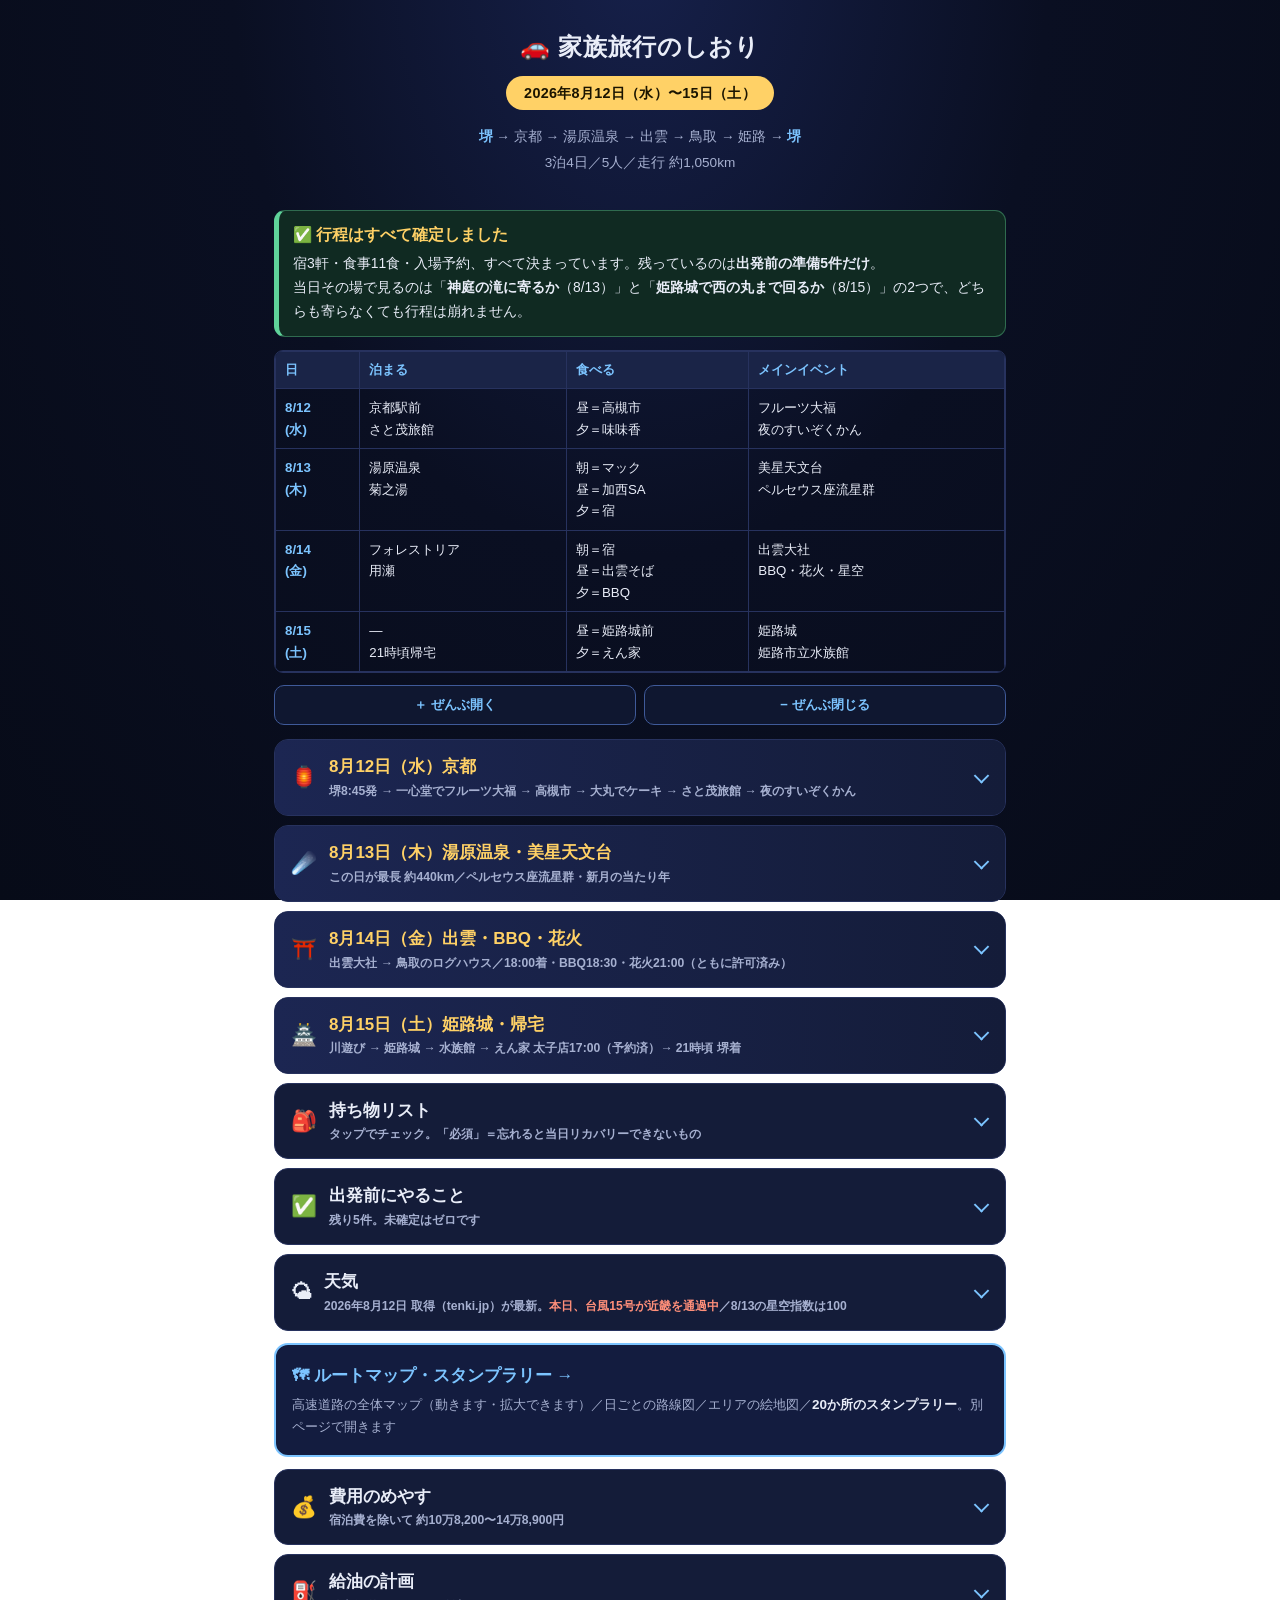
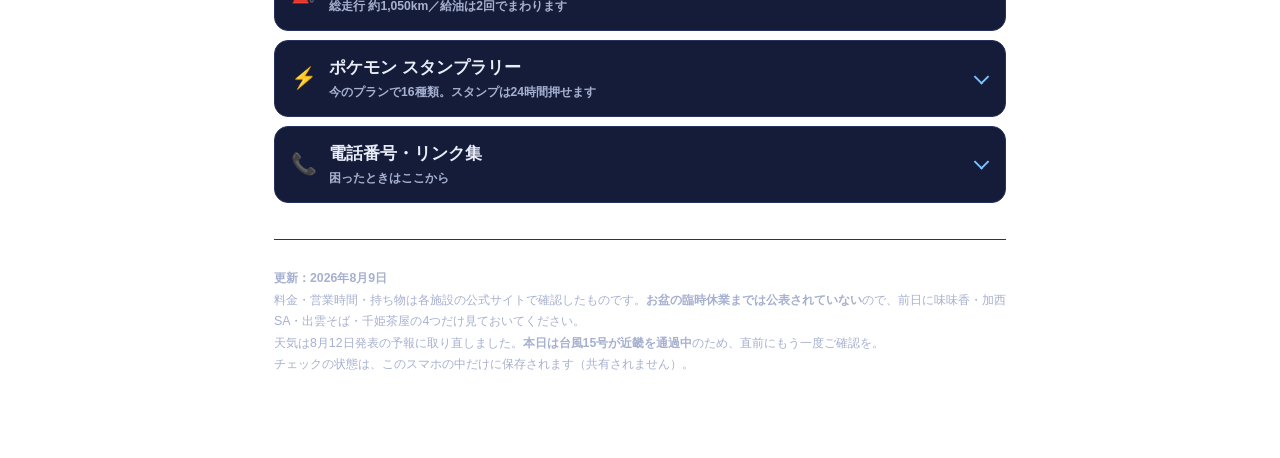
<file: index.html>
<!DOCTYPE html>
<html lang="ja">
<head>
<meta charset="utf-8">
<meta name="robots" content="noindex,nofollow,noarchive,nosnippet">
<meta name="googlebot" content="noindex,nofollow">
<meta name="referrer" content="no-referrer">
<meta name="viewport" content="width=device-width, initial-scale=1, viewport-fit=cover">
<meta name="theme-color" content="#070b18">
<meta name="apple-mobile-web-app-capable" content="yes">
<meta name="apple-mobile-web-app-title" content="旅のしおり">
<title>家族旅行のしおり｜2026年8月12日〜15日</title>
<style>
  :root{
    --bg1:#16204a; --bg2:#0a0f22; --bg3:#070b18;
    --card:#141c39; --card2:#0f1730; --line:#27325e;
    --tx:#e9edf8; --tx2:#a6b0d0;
    --acc:#ffd166; --acc2:#7cc4ff; --ok:#5fd39a; --warn:#ff8f7a; --pk:#ff9ecb;
  }
  *{box-sizing:border-box;-webkit-text-size-adjust:100%;-webkit-tap-highlight-color:transparent}
  body{margin:0;background:radial-gradient(ellipse at 50% -5%,var(--bg1) 0%,var(--bg2) 45%,var(--bg3) 100%);
       background-attachment:fixed;color:var(--tx);
       font-family:"Hiragino Sans","Yu Gothic",-apple-system,"Segoe UI",sans-serif;
       line-height:1.72;font-size:16px;padding-bottom:env(safe-area-inset-bottom)}
  .wrap{max-width:760px;margin:0 auto;padding:0 14px 70px}

  /* ---------- header ---------- */
  header{text-align:center;padding:30px 6px 22px}
  h1{font-size:1.5rem;margin:0 0 12px;line-height:1.4;letter-spacing:.03em}
  .dates{display:inline-block;background:var(--acc);color:#1a1400;font-weight:900;
         border-radius:999px;padding:5px 18px;font-size:.9rem;letter-spacing:.02em}
  .route{color:var(--tx2);font-size:.85rem;margin:14px 0 0;line-height:1.85}
  .route b{color:var(--acc2)}

  /* ---------- controls ---------- */
  .ctl{display:flex;gap:8px;margin:6px 0 14px}
  .ctl button{flex:1;background:var(--card2);border:1px solid #3f5a99;border-radius:10px;
              color:var(--acc2);font-weight:800;font-size:.83rem;padding:10px 8px;cursor:pointer;
              font-family:inherit}
  .ctl button:active{background:#16224a}

  /* ---------- accordion ---------- */
  details{background:var(--card);border:1px solid var(--line);border-radius:14px;
          margin:9px 0;overflow:hidden}
  details[open]{border-color:#3d4d86}
  summary{list-style:none;cursor:pointer;padding:15px 16px;display:flex;align-items:center;gap:12px;
          font-weight:800;font-size:1.06rem;line-height:1.45;position:relative;padding-right:44px}
  summary::-webkit-details-marker{display:none}
  summary:after{content:"";position:absolute;right:18px;top:50%;width:9px;height:9px;
                border-right:2.5px solid var(--acc2);border-bottom:2.5px solid var(--acc2);
                transform:translateY(-70%) rotate(45deg);transition:.22s}
  details[open]>summary:after{transform:translateY(-20%) rotate(225deg)}
  summary .em{font-size:1.3rem;line-height:1;flex:0 0 auto}
  summary .h{flex:1;min-width:0}
  summary .h .n{display:block;color:var(--tx)}
  summary .h .s{display:block;font-size:.76rem;font-weight:600;color:var(--tx2);margin-top:2px;line-height:1.5}
  .day>summary{background:linear-gradient(90deg,#1c2652,#141c39)}
  .day>summary .n{color:var(--acc)}
  .inner{padding:2px 15px 18px;border-top:1px solid var(--line)}
  .today>summary{box-shadow:inset 4px 0 0 var(--ok)}
  .today>summary .h .s:before{content:"今日 ";color:var(--ok);font-weight:900}

  /* ---------- timeline ---------- */
  .tl{position:relative;margin:14px 0 4px;padding-left:2px}
  .ev{display:flex;gap:11px;padding:0 0 15px;position:relative}
  .ev:before{content:"";position:absolute;left:36px;top:22px;bottom:-4px;width:2px;background:var(--line)}
  .ev:last-child:before{display:none}
  .tm{flex:0 0 62px;text-align:right;font-size:.78rem;font-weight:800;color:var(--acc2);
      font-variant-numeric:tabular-nums;line-height:1.45;padding-top:2px;position:relative}
  .tm:after{content:"";position:absolute;right:-13px;top:7px;width:9px;height:9px;border-radius:50%;
            background:var(--bg3);border:2.5px solid var(--line)}
  .ev.key .tm:after{background:var(--acc);border-color:var(--acc)}
  .ev.opt .tm:after{background:var(--bg3);border-style:dashed}
  .bd{flex:1;min-width:0;padding-left:10px}
  .ttl{font-weight:800;font-size:.97rem;margin:0 0 3px;line-height:1.5}
  .ev.key .ttl{color:var(--acc)}
  .ds{font-size:.845rem;color:var(--tx2);margin:0;line-height:1.72}
  .ds strong{color:var(--tx)}
  .ds .ok{color:var(--ok)}.ds .no{color:var(--warn)}

  /* ---------- boxes ---------- */
  .box{border-radius:11px;padding:12px 14px;margin:13px 0;font-size:.87rem;line-height:1.72}
  .box p{margin:0}
  .ans{background:#102a22;border:1px solid #2f6b4f;border-left:5px solid var(--ok)}
  .info{background:#101d33;border:1px solid #2c4468;border-left:5px solid var(--acc2)}
  .alert{background:#2a1420;border:1px solid #74304a;border-left:5px solid var(--warn)}
  .big{font-size:.97rem;font-weight:800;color:var(--acc);display:block;margin-bottom:6px;line-height:1.5}
  .box ul,.box ol{padding-left:1.2em;margin:5px 0}
  .box li{margin:4px 0}

  /* ---------- table ---------- */
  .tbl{overflow-x:auto;-webkit-overflow-scrolling:touch;margin:12px 0;
       border-radius:9px;border:1px solid var(--line)}
  table{border-collapse:collapse;width:100%;min-width:430px;font-size:.83rem}
  th,td{border:1px solid var(--line);padding:8px 9px;text-align:left;vertical-align:top;line-height:1.62}
  th{background:#1a2447;color:var(--acc2);font-size:.79rem;white-space:nowrap;font-weight:800}
  td.t{white-space:nowrap;color:var(--acc2);font-weight:800;font-variant-numeric:tabular-nums}
  tr.sum td{background:#1a2447;font-weight:800}

  /* ---------- checklist ---------- */
  .it{background:var(--card2);border:1px solid var(--line);border-radius:10px;margin:7px 0;transition:.2s}
  .it.done{opacity:.4;border-color:#2f6b4f}
  .it label{display:flex;gap:11px;padding:11px 12px;cursor:pointer;align-items:flex-start}
  .it input{display:none}
  .cbx{flex:0 0 22px;width:22px;height:22px;border-radius:7px;border:2px solid #3f5a99;
       background:#0b1128;margin-top:1px;position:relative;transition:.18s}
  .it.done .cbx{background:var(--ok);border-color:var(--ok)}
  .it.done .cbx:after{content:"✓";position:absolute;inset:0;display:flex;align-items:center;
                      justify-content:center;color:#06121d;font-weight:900;font-size:.92rem}
  .it .cbody{flex:1;min-width:0}
  .it .ct{font-weight:700;font-size:.92rem;margin:0;line-height:1.5}
  .it.done .ct{text-decoration:line-through}
  .it .cd{color:var(--tx2);font-size:.8rem;margin:2px 0 0;line-height:1.65}
  .it .cd strong{color:var(--tx)}
  .must .ct:before{content:"必須";background:var(--warn);color:#2a0d0d;font-size:.63rem;font-weight:900;
                   border-radius:999px;padding:1px 7px;margin-right:6px;vertical-align:2px;display:inline-block}
  .pgr{display:flex;align-items:center;gap:9px;margin:10px 0 4px}
  .pgr .c{font-size:.86rem;font-weight:900;color:var(--acc);white-space:nowrap;font-variant-numeric:tabular-nums}
  .bar{flex:1;height:7px;background:#1a2547;border-radius:99px;overflow:hidden}
  .bar i{display:block;height:100%;width:0;background:linear-gradient(90deg,#7cc4ff,#5fd39a);
         border-radius:99px;transition:width .4s}


  /* ---------- 地図 ---------- */
  .mapwrap{background:#fdf6e3;border-radius:14px;padding:10px 8px 6px;margin:14px 0;
           box-shadow:inset 0 0 0 3px #e8dcc0, 0 4px 16px rgba(0,0,0,.35)}
  .mapwrap svg{display:block;width:100%;height:auto;
               font-family:"Hiragino Maru Gothic ProN","Yu Gothic",sans-serif}
  .maptitle{text-align:center;color:#7a6a4a;font-size:.8rem;font-weight:800;margin:2px 0 6px;
            font-family:"Hiragino Maru Gothic ProN",sans-serif}
  .mapnote{color:var(--tx2);font-size:.8rem;margin:8px 2px 0;line-height:1.7}
  .legend{display:flex;flex-wrap:wrap;gap:5px;margin:8px 0 2px;justify-content:center}
  .legend i{font-style:normal;font-size:.71rem;font-weight:800;border-radius:999px;
            padding:3px 9px;color:#2a1e05}
  /* ---------- スタンプ ---------- */
  .stampgrid{display:grid;grid-template-columns:repeat(auto-fill,minmax(96px,1fr));gap:8px;margin:12px 0}
  .st{background:#fdf6e3;border-radius:12px;padding:9px 5px 7px;text-align:center;cursor:pointer;
      box-shadow:inset 0 0 0 2px #e2d4b0;position:relative;transition:.18s;user-select:none;
      font-family:"Hiragino Maru Gothic ProN",sans-serif}
  .st:active{transform:scale(.94)}
  .st .ring{width:52px;height:52px;margin:0 auto 5px;border-radius:50%;border:2.5px dashed #c9b68a;
            display:flex;align-items:center;justify-content:center;font-size:1.5rem;
            background:#fffdf6;transition:.2s}
  .st .nm{font-size:.7rem;font-weight:800;color:#5a4a2a;line-height:1.35;display:block}
  .st .tm2{font-size:.62rem;color:#9b8a66;display:block;margin-top:1px;font-variant-numeric:tabular-nums}
  .st.got .ring{border:3px solid #d94f3d;border-style:solid;background:#fff0ec;transform:rotate(-8deg)}
  .st.got:after{content:"すんだ！";position:absolute;top:5px;right:5px;background:#d94f3d;color:#fff;
                font-size:.56rem;font-weight:900;border-radius:999px;padding:1px 6px;transform:rotate(8deg)}
  .st.got .nm{color:#a8321f}
  .stbar{display:flex;align-items:center;gap:9px;margin:10px 0 2px}
  .stbar .c{font-size:.85rem;font-weight:900;color:var(--acc);white-space:nowrap;font-variant-numeric:tabular-nums}

  /* ---------- ポケモン路線図 ---------- */
  .line{position:relative;padding:4px 0 4px 46px;margin:10px 0}
  .line:before{content:"";position:absolute;left:19px;top:12px;bottom:12px;width:9px;border-radius:9px;
               background:repeating-linear-gradient(180deg,#5b6a92 0 14px,#7385ad 14px 28px)}
  .sta{position:relative;background:#fdf6e3;border-radius:12px;padding:9px 11px;margin:9px 0;
       box-shadow:inset 0 0 0 2px #e2d4b0;cursor:pointer;transition:.16s;
       font-family:"Hiragino Maru Gothic ProN","Yu Gothic",sans-serif}
  .sta:active{transform:scale(.985)}
  .sta:before{content:"";position:absolute;left:-32px;top:50%;transform:translateY(-50%);
              width:17px;height:17px;border-radius:50%;background:#fff;border:4px solid #98a8cc;z-index:2}
  .sta.got:before{background:#d94f3d;border-color:#d94f3d}
  .sta.got{box-shadow:inset 0 0 0 3px #d94f3d;background:#fff3ef}
  .sta .d{font-size:.63rem;font-weight:900;color:#fff;background:#98a8cc;border-radius:999px;
          padding:1px 7px;display:inline-block;margin-bottom:3px}
  .sta .n2{font-size:.9rem;font-weight:900;color:#3d3222;display:block;line-height:1.4}
  .sta .p2{margin-top:4px;display:flex;flex-wrap:wrap;gap:4px}
  .sta .p2 b{font-size:.7rem;font-weight:800;background:#ffe3f0;color:#a83a6e;border:1.5px solid #f0a8c8;
             border-radius:6px;padding:1px 7px}
  .sta .p2 b.leg{background:#fff2c9;color:#8a6a10;border-color:#e8c860}
  .sta .p2 b.dup{background:#eceff5;color:#8a93a8;border-color:#ccd3e0}
  .sta.got:after{content:"押した！";position:absolute;top:7px;right:9px;background:#d94f3d;color:#fff;
                 font-size:.58rem;font-weight:900;border-radius:999px;padding:1px 7px}
  .sta .no{font-size:.66rem;color:#8a7a5a;display:block;margin-top:3px;line-height:1.5}

  .roadbox{background:#080d22;border-radius:14px;padding:8px 6px 4px;margin:10px 0;
           box-shadow:inset 0 0 0 2px #1d2750, 0 4px 14px rgba(0,0,0,.5)}
  .roadbox svg{display:block;width:100%;height:auto;
      font-family:"Hiragino Sans","Yu Gothic",sans-serif}
  .roadttl{display:flex;align-items:center;gap:8px;margin:2px 4px 6px}
  .roadttl b{font-size:.86rem;font-weight:900;color:var(--tx)}
  .roadttl i{font-style:normal;font-size:.66rem;font-weight:900;border-radius:999px;padding:2px 9px;color:#101733}
  .rsa .dot{transition:.2s}
  .rsa.got .dot{fill:#d94f3d;stroke:#ffd9d2}
  .rkey{display:flex;flex-wrap:wrap;gap:10px;justify-content:center;margin:10px 0 2px;
        font-size:.72rem;color:var(--tx2)}
  .rkey span{display:flex;align-items:center;gap:4px}
  .rkey b{display:inline-block;width:13px;height:13px;background:#fff8e1;border:2.5px solid #ffd166;border-radius:3px}
  .rkey em{display:inline-block;width:11px;height:11px;background:#0d1430;border:2.2px solid #cdd7f5;transform:rotate(45deg)}
  .rkey u{display:inline-block;width:11px;height:11px;border-radius:50%;background:#fff;border:2.5px solid #7cc4ff}
  .rkey s{display:inline-block;width:11px;height:11px;border-radius:50%;background:#5fe39a;box-shadow:0 0 7px #5fe39a}

  #netwrap svg{display:block;width:100%;height:auto;font-family:"Hiragino Sans","Yu Gothic",sans-serif}
  .daybtns{display:flex;flex-wrap:wrap;gap:5px;margin:10px 0 4px}
  .daybtns button{flex:1 1 auto;min-width:62px;border:1.5px solid #3f5a99;background:#0f1730;color:var(--tx2);
    font-family:inherit;font-weight:900;font-size:.74rem;border-radius:9px;padding:8px 4px;cursor:pointer;transition:.15s}
  .daybtns button.on{color:#101733}
  .daybtns button[data-d=all].on{background:#cdd7f5;border-color:#cdd7f5}
  .daybtns button[data-d=d12].on{background:#ffb84d;border-color:#ffb84d}
  .daybtns button[data-d=d13].on{background:#7cc4ff;border-color:#7cc4ff}
  .daybtns button[data-d=d14].on{background:#8fd68a;border-color:#8fd68a}
  .daybtns button[data-d=d15].on{background:#f7a8c8;border-color:#f7a8c8}
  #netwrap.f-d12 .rt:not(.d12),#netwrap.f-d13 .rt:not(.d13),
  #netwrap.f-d14 .rt:not(.d14),#netwrap.f-d15 .rt:not(.d15){opacity:.06}
  #netwrap .rt{transition:opacity .25s}
  /* ---------- misc ---------- */
  h3{font-size:.98rem;margin:22px 0 6px;color:var(--acc2);line-height:1.5}
  .lead{color:var(--tx2);font-size:.85rem;margin:8px 0}
  ul{padding-left:1.2em;font-size:.87rem}li{margin:4px 0}
  a{color:var(--acc2);word-break:break-word}
  .ok{color:var(--ok)}.no{color:var(--warn)}
  .chip{display:inline-block;font-size:.66rem;font-weight:900;padding:1px 8px;border-radius:999px;
        margin-left:5px;vertical-align:2px}
  .cf{background:var(--ok);color:#06121d}.cb{background:var(--acc);color:#1a1400}
  .ce{background:#2b3765;color:var(--tx2)}
  .pkm{display:inline-block;background:#3a2740;border:1px solid #7d4f6a;color:var(--pk);
       font-size:.72rem;font-weight:800;border-radius:6px;padding:1px 7px;margin:1px 3px 1px 0}
  .lnk{margin:12px 0 0;font-size:.82rem}
  .lnk a{display:inline-block;background:var(--card2);border:1px solid #3f5a99;border-radius:8px;
         padding:6px 11px;margin:0 5px 5px 0;text-decoration:none;font-weight:700}
  .lnk a.tel{background:#0d2a1f;border-color:#2f6b4f;color:var(--ok)}
  .top{position:fixed;right:12px;bottom:calc(14px + env(safe-area-inset-bottom));z-index:99;
       background:var(--acc);color:#1a1400;font-weight:900;font-size:.78rem;border-radius:999px;
       padding:10px 15px;text-decoration:none;box-shadow:0 3px 14px rgba(0,0,0,.55);
       opacity:0;pointer-events:none;transition:.25s;border:none;cursor:pointer;font-family:inherit}
  .top.on{opacity:1;pointer-events:auto}
  footer{margin-top:36px;padding-top:16px;border-top:1px solid var(--line);
         color:var(--tx2);font-size:.77rem;line-height:1.75}
  @media(max-width:400px){
    .wrap{padding:0 10px 60px} h1{font-size:1.3rem}
    summary{font-size:.99rem;padding:13px 40px 13px 13px} .inner{padding:2px 12px 16px}
    .tm{flex:0 0 54px;font-size:.74rem} .ev:before{left:29px}
  }
</style>
</head>
<body>
<button class="top" id="top" aria-label="上へ">▲ 上へ</button>
<div class="wrap">

<header>
  <h1>🚗 家族旅行のしおり</h1>
  <span class="dates">2026年8月12日（水）〜15日（土）</span>
  <p class="route"><b>堺</b> → 京都 → 湯原温泉 → 出雲 → 鳥取 → 姫路 → <b>堺</b><br>
  3泊4日／5人／走行 約1,050km</p>
</header>

<div class="box ans">
  <span class="big">✅ 行程はすべて確定しました</span>
  <p>宿3軒・食事11食・入場予約、すべて決まっています。残っているのは<strong>出発前の準備5件だけ</strong>。<br>
  当日その場で見るのは「<strong>神庭の滝に寄るか</strong>（8/13）」と「<strong>姫路城で西の丸まで回るか</strong>（8/15）」の2つで、どちらも寄らなくても行程は崩れません。</p>
</div>

<div class="tbl">
<table>
<tr><th>日</th><th>泊まる</th><th>食べる</th><th>メインイベント</th></tr>
<tr><td class="t">8/12<br>(水)</td><td>京都駅前<br>さと茂旅館</td><td>昼＝高槻市<br>夕＝味味香</td><td>フルーツ大福<br>夜のすいぞくかん</td></tr>
<tr><td class="t">8/13<br>(木)</td><td>湯原温泉<br>菊之湯</td><td>朝＝マック<br>昼＝加西SA<br>夕＝宿</td><td>美星天文台<br>ペルセウス座流星群</td></tr>
<tr><td class="t">8/14<br>(金)</td><td>フォレストリア<br>用瀬</td><td>朝＝宿<br>昼＝出雲そば<br>夕＝BBQ</td><td>出雲大社<br>BBQ・花火・星空</td></tr>
<tr><td class="t">8/15<br>(土)</td><td>—<br>21時頃帰宅</td><td>昼＝姫路城前<br>夕＝えん家</td><td>姫路城<br>姫路市立水族館</td></tr>
</table>
</div>

<div class="ctl">
  <button id="openAll">＋ ぜんぶ開く</button>
  <button id="closeAll">− ぜんぶ閉じる</button>
</div>

<!-- ==================== 8/12 ==================== -->
<details class="day" id="d12">
<summary><span class="em">🏮</span><span class="h"><span class="n">8月12日（水）京都</span>
<span class="s">堺8:45発 → 一心堂でフルーツ大福 → 高槻市 → 大丸でケーキ → さと茂旅館 → 夜のすいぞくかん</span></span></summary>
<div class="inner">

<div class="tl">
  <div class="ev"><div class="tm">08:45</div><div class="bd">
    <p class="ttl">自宅を出発</p>
    <p class="ds">まず一心堂へ。開店と同時に入るので、少し早めに出ます</p></div></div>

  <div class="ev key"><div class="tm">09:00<br>↓09:20</div><div class="bd">
    <p class="ttl">🍡 一心堂 本店でフルーツ大福（高槻市へのお土産）</p>
    <p class="ds">堺市東区日置荘原寺町19-7／<strong>072-285-6798</strong>／9:00〜19:00／<strong>駐車場8台</strong>／萩原天神駅ちかく<br>
    <strong class="ok">✅ 本来は水曜定休ですが、公式サイトに「8月12日(水)は休まず営業いたします」と告知が出ています。</strong><br>
    <strong>持ち帰り専門（イートインなし）。カードは使えますが、電子マネー・QR決済は不可</strong>です<br>
    <span class="no">⚠ フルーツ大福は<strong>消費期限が当日</strong>です（公式明記）。8月なので<strong>保冷剤を多めにもらってください</strong>。渡すまで車のエアコンの効くところに</span></p>
    <div class="lnk"><a href="https://www.google.com/maps/search/?api=1&query=%E4%B8%80%E5%BF%83%E5%A0%82%E6%9C%AC%E5%BA%97%20%E5%A0%BA%E5%B8%82%E6%9D%B1%E5%8C%BA%E6%97%A5%E7%BD%AE%E8%8D%98%E5%8E%9F%E5%AF%BA%E7%94%BA19-7">📍 地図</a><a href="tel:0722856798" class="tel">📞 072-285-6798</a><a href="https://issindo-osaka.com/">公式サイト</a></div></div></div>

  <div class="ev"><div class="tm">09:30</div><div class="bd">
    <p class="ttl">近畿道へ（松原ICが最寄り・約15分）</p>
    <p class="ds">近畿道 → <strong>吹田JCT</strong> → 名神（京都方面）へ</p></div></div>

  <div class="ev"><div class="tm">10:10<br>↓10:35</div><div class="bd">
    <p class="ttl">吹田SA（上り）</p>
    <p class="ds"><span class="pkm">ピカチュウ</span><span class="pkm">ルギア ★伝説</span><br>
    <strong>ここでスタンプ用紙をもらってください。</strong>吹田SA上りは「京都方面」の車線です</p></div></div>

  <div class="ev key"><div class="tm">10:55</div><div class="bd">
    <p class="ttl">🛣 高槻IC で降ります（茨木ICは通過）</p>
    <p class="ds"><strong class="ok">茨木ICは使いません。</strong>茨木で降りると国道171号を東へ8kmほど走ることになり、お盆の午前は流れが読めません。<br>
    <strong>そのまま名神を進んで、ひとつ先の「高槻JCT・IC」で降ります。</strong>名神の上り（京都・大山崎方面）からも下りからも高槻IC出口が使えることは、NEXCO西日本のジャンクション図で確認しました。<br>
    降りたら<strong>府道79号線</strong>を南へ。高槻ICは高槻市の北のはずれ（大字成合）なので、市街地までもう少し走ります</p></div></div>

  <div class="ev key"><div class="tm">11:15<br>↓13:15</div><div class="bd">
    <p class="ttl">高槻市 着・昼食</p>
    <p class="ds">ここで一心堂のフルーツ大福をお渡しします。<br>
    <span class="no">8/12は水曜。高槻は水曜定休の店が多いので、外で食べるならそこだけご注意を</span></p></div></div>

  <div class="ev"><div class="tm">13:30<br>↓14:00</div><div class="bd">
    <p class="ttl">高槻市を出発</p>
    <p class="ds">京都まで約25km・40〜50分</p></div></div>

  <div class="ev key"><div class="tm">14:30<br>↓15:45</div><div class="bd">
    <p class="ttl">🍰 大丸京都店（四条烏丸）でカットケーキ</p>
    <p class="ds">地階food売り場 10:00〜20:00。<strong>大丸は元日・1/2以外は無休</strong>なので8/12は営業日です。<br>
    地階「ごちそうパラダイス」洋菓子売場に集中しています：<strong>マールブランシュ</strong>（苺のショートケーキ712円ほか。生クリームが評判で子ども受け◎）、ヴィタメール、アンテノール、フレイバー（シフォンケーキ）<br>
    駐車場：四条高倉（9:00〜22:00）／大丸東洞院（9:45〜20:15）とも30分300円、<strong>10,000円以上で2時間無料</strong><br>
    <span class="ok">保冷剤を多めにもらってください。</span>このあとすぐ旅館の冷蔵庫に入れます</p></div></div>

  <div class="ev key"><div class="tm">16:00<br>↓16:25</div><div class="bd">
    <p class="ttl">🏮 さと茂旅館 チェックイン ＝ ケーキを冷蔵庫へ</p>
    <p class="ds">京都駅中央改札から徒歩3分。<strong>全20室が和室で全室バス・トイレ付</strong>（8〜12畳はセパレート）。<strong>全室に冷蔵庫あり</strong>。<br>
    <span class="ok">ここで一度荷物とケーキを置いてしまうのが、この日の要です</span></p></div></div>

  <div class="ev key"><div class="tm">16:40<br>↓17:45</div><div class="bd">
    <p class="ttl">🍛 夕食：京のカレーうどん 味味香 京都ポルタ店</p>
    <p class="ds">京都駅直結（ポルタ地下1階）なので旅館から歩けます。<strong>11:00〜22:00 通し・29席・予約不可</strong>。<br>
    <span class="no">※カレーだしは片栗粉でとろみをつけるあんかけ風＝とても熱いので、小さい子は冷ましてから</span></p>

    <details style="margin:10px 0 0;background:#0f1730">
    <summary style="padding:11px 13px;font-size:.9rem;padding-right:38px"><span class="em" style="font-size:1.05rem">🍛</span><span class="h"><span class="n" style="font-size:.93rem">味味香の詳細（行き方・メニュー・地図）</span></span></summary>
    <div class="inner" style="padding:2px 12px 14px">

      <div class="tbl"><table>
      <tr><th>項目</th><th>内容</th></tr>
      <tr><td class="t">店名</td><td><strong>京のカレーうどん 味味香 京都ポルタ店</strong>（みみこう）</td></tr>
      <tr><td class="t">住所</td><td>京都市下京区塩小路町902<br><strong>京都ポルタ B1F 東エリア「レストラン No.95」</strong></td></tr>
      <tr><td class="t">電話</td><td><a href="tel:0753523322">075-352-3322</a></td></tr>
      <tr><td class="t">営業</td><td><strong>11:00〜22:00（L.O. 21:30）</strong><br><span class="ok">通し営業なので、時間がずれても大丈夫です</span></td></tr>
      <tr><td class="t">定休日</td><td>ポルタの休館日のみ（＝8/12は営業）</td></tr>
      <tr><td class="t">席</td><td>29席・<span class="no">予約不可</span></td></tr>
      </table></div>

      <div class="box ans">
        <span class="big">🚶 行き方（旅館から徒歩5分・地上に出ません）</span>
        <p>公式の案内は「<strong>京都駅に着いたらすぐ地下に下りれば、ポルタの東エリアに味味香ポルタ店があります</strong>」。<br>
        目印は<strong>京都ポルタ B1F・東エリアのダイニングゾーン</strong>（ダイニングは11:00〜22:00、物販は20:30まで）。<br>
        <strong class="ok">地下を通っていけるので、8月の夕方でも涼しいまま行けるのが一番のメリットです。</strong></p>
      </div>

      <h3 style="margin-top:16px">🍽 メニュー（生魚・うなぎは出てきません）</h3>
      <div class="tbl"><table>
      <tr><th>種類</th><th>メニュー</th><th>価格</th></tr>
      <tr><td class="t">カレーうどん</td><td>鶏肉</td><td>1,280円</td></tr>
      <tr><td class="t"></td><td>かつ</td><td>1,480円</td></tr>
      <tr><td class="t ok">出汁のうどん<br>（子ども向き）</td><td class="ok"><strong>京あげきつね</strong></td><td>930円</td></tr>
      <tr><td class="t ok"></td><td class="ok"><strong>玉子とじ</strong></td><td>930円</td></tr>
      <tr><td class="t ok">丼</td><td class="ok"><strong>親子丼</strong></td><td>930円</td></tr>
      <tr><td class="t"></td><td>天丼</td><td>1,280円</td></tr>
      </table></div>
      <p class="lead"><strong class="ok">カレーが苦手でも「お出汁のうどん」と「親子丼」で全員まわせます。</strong>野菜が主役の料理はありません。5人で約5,000〜6,000円。</p>

      <div class="lnk">
        <a href="https://www.google.com/maps/search/?api=1&query=%E5%91%B3%E5%91%B3%E9%A6%99%20%E4%BA%AC%E9%83%BD%E3%83%9D%E3%83%AB%E3%82%BF%E5%BA%97">📍 地図（Googleマップ）</a>
        <a href="tel:0753523322" class="tel">📞 075-352-3322</a>
        <a href="https://mimikou.jp/porta/">味味香 公式</a>
        <a href="https://www.porta.co.jp/shopguide/detail/158">京都ポルタ 店舗ページ</a>
      </div>
    </div>
    </details>
  </div></div>

  <div class="ev key"><div class="tm">18:00<br>↓20:00</div><div class="bd">
    <p class="ttl">🐬 京都水族館「夜のすいぞくかん」</p>
    <p class="ds">梅小路公園まで車5分／徒歩20分。5人で<strong>8,900円</strong>。<br>
    <strong>18:00 イルカプログラム</strong>／<strong>18:48 日の入り → ライトアップ</strong>／19:15・19:30 ウォーターカーテン／企画展「くらげと傘と風鈴と」の夜ライトアップ。<br>
    入場受付19:00まで・<strong class="ok">前売り券を買っておいてください</strong></p></div></div>

  <div class="ev"><div class="tm">20:20</div><div class="bd">
    <p class="ttl">さと茂旅館へ戻る</p>
    <p class="ds">あとはお風呂に入って寝るだけです</p></div></div>

  <div class="ev key"><div class="tm">20:40<br>↓21:30</div><div class="bd">
    <p class="ttl">♨️ お風呂</p>
    <p class="ds">大浴場は<strong>16:00から翌9:00まで、男女別</strong>（公式FAQ）。清掃休止時間の記載はありません。<strong>2階（最大20名）と5階（最大18名）の2ヶ所</strong>で、腰掛けると滝のように湯が出る「背もたれ湯」付き。<br>
    <span class="ok">時間に追われないので、ゆっくりで大丈夫です</span></p></div></div>

  <div class="ev key"><div class="tm">21:30<br>↓22:00</div><div class="bd">
    <p class="ttl">🍰 お風呂上がりに、大丸のケーキ</p>
    <p class="ds">冷蔵庫に入れておいたものを部屋で。<span class="ok">これで初日はおしまいです</span></p></div></div>

  <div class="ev key"><div class="tm">22:00</div><div class="bd">
    <p class="ttl">🛌 就寝</p>
    <p class="ds">翌朝は7:30起床・8:30出発。<strong>この日はしっかり寝ておいてください</strong>——8/13は約440kmで、美星から戻るのが23:50になります</p></div></div>
</div>

<div class="box alert">
  <span class="big">🅿️ 駐車場だけ、情報が食い違っています</span>
  <p>さと茂旅館は<strong>公式サイトでは「駐車場なし・近隣コインパーキングを案内」</strong>、JTBと日本旅館協会のページでは<strong>「駐車場あり（有料10台）」</strong>。<br>
  公式が案内しているコインパーキング：三井のリパーク京都駅北第2（24時間以内2,000円）、タイムズ室町南／中（24時間2,000円）、三井のリパーク京都駅北（1,800円）、タイムズ新町／木津屋橋（1日2,200円）</p>
</div>

<div class="lnk">
  <a href="tel:0753716245" class="tel">📞 さと茂旅館 075-371-6245</a>
  <a href="https://www.satomo.co.jp/">さと茂旅館 公式</a>
  <a href="https://www.kyoto-aquarium.com/">京都水族館</a>
  <a href="https://www.daimaru.co.jp/kyoto/">大丸京都店</a>
</div>
</div>
</details>

<!-- ==================== 8/13 ==================== -->
<details class="day" id="d13">
<summary><span class="em">☄️</span><span class="h"><span class="n">8月13日（木）湯原温泉・美星天文台</span>
<span class="s">この日が最長 約440km／ペルセウス座流星群・新月の当たり年</span></span></summary>
<div class="inner">

<div class="tl">
  <div class="ev"><div class="tm">07:30</div><div class="bd">
    <p class="ttl">起床・支度</p>
    <p class="ds">朝食は買わずに出ます（下のマクドナルドで）</p></div></div>

  <div class="ev"><div class="tm">08:30</div><div class="bd">
    <p class="ttl">チェックアウト（10:00まで）→ 出発</p></div></div>

  <div class="ev key"><div class="tm">08:45<br>↓09:05</div><div class="bd">
    <p class="ttl">🍔 マクドナルド 1号線上鳥羽店（ドライブスルー）</p>
    <p class="ds">京都市南区上鳥羽麻ノ本町17／<strong>24時間営業・DTも24時間</strong>／駐車13台。<br>
    国道1号沿いで<strong>京都南ICの直前</strong>。寄り道がほぼゼロです。買ったら車内で食べながら高速へ。<br>
    <strong>朝マックは10:30まで。</strong>5人で1,700〜2,900円が目安。<br>
    <span class="no">※駐車13台と小さめ。混んでいたら十条大宮店（24時間・DT24時間・駐車37台）が保険。お盆の国道1号は朝から混むので20分みてあります</span><br>
    <span class="ok">※代案＝旅館の徒歩3〜5分にコンビニが4軒（ローソン京都駅前店24h／ファミマ京都タワー前店24h ほか）。出発前に歩いて買えば車を動かさずに済みます</span></p></div></div>

  <div class="ev"><div class="tm">09:10</div><div class="bd">
    <p class="ttl">京都南IC → 名神（車内で朝食）</p></div></div>

  <div class="ev"><div class="tm">10:10<br>↓10:35</div><div class="bd">
    <p class="ttl">宝塚北SA（新名神）</p>
    <p class="ds"><span class="pkm">ピカチュウ</span><span class="pkm">ゼルネアス ★伝説</span><br>
    西日本最大級のSA・旗艦店。グッズ販売とフォトパネルもあります</p></div></div>

  <div class="ev key"><div class="tm">11:25<br>↓12:25</div><div class="bd">
    <p class="ttl">🍽 加西SA（中国道・下り）で昼食</p>
    <p class="ds"><span class="pkm">ミズゴロウ</span><span class="pkm">ジュペッタ</span><br>
    1階のフードコート（24時間）。<strong>専門店ブースが並ぶ形ではなく、券売機で食券を買う一体型カウンター</strong>なので、5人バラバラに頼んで同じテーブルで食べられます。<br>
    <strong>甘口お子さまカレー600円</strong>／うどん・そば700〜880円（和風カレーうどん880円）／カレーライス750円／<strong>ビーフかつめし980円</strong>（加古川名物）／<strong>シン 世界一忙しいラーメン940円</strong>（加西SA下り限定）。<br>
    <span class="ok">「カツオかな？」とおっしゃっていたのは、<strong>加古川名物「ビーフかつめし」</strong>のことだと思われます（音声入力の変換ちがい）。</span>加西SA下りの看板メニューは<strong>この「ビーフかつめし980円」</strong>と<strong>「シン 世界一忙しいラーメン940円」</strong>の2枚看板なので、現地の券売機でこの2つを探せば間違いありません。<span class="no">※カツオ（鰹）のメニューは確認できませんでした</span><br>
    <span class="ok">5人でフードコートなら約4,150円。</span>混んでいたら2Fレストラン（平日10:00〜20:00・<strong>キッズコーナーあり</strong>・お子さまランチ1,000円）へ。ただし価格は倍近くになります</p></div></div>

  <div class="ev"><div class="tm">13:30<br>↓13:45</div><div class="bd">
    <p class="ttl">勝央SA（中国道・下り）</p>
    <p class="ds"><span class="pkm">クワッス</span><span class="pkm">チョロネコ</span><br>トイレ＋岡山土産だけサッと</p></div></div>

  <div class="ev key"><div class="tm">14:40<br>or 15:40</div><div class="bd">
    <p class="ttl">♨️ 湯原温泉 菊之湯 チェックイン</p>
    <p class="ds"><strong>チェックイン時に夕食の時間を確定してください。</strong>17:00にできれば美星に余裕が出ます。<br>
    <span class="ok">ついでに「深夜0時前に戻るので、玄関の施錠と入り方」も聞いておいてください</span></p></div></div>

  <div class="ev"><div class="tm">15:20<br>↓16:45</div><div class="bd">
    <p class="ttl">温泉街をさんぽ（徒歩）</p>
    <p class="ds"><strong>端から端まで徒歩10分</strong>のコンパクトな温泉街（宿17軒）。菊之湯からの徒歩時間：カランコロン大通り1分／寄りそい橋（45mの吊り橋）1分／砂湯2分／街かど物語2分／マスの自然釣場3分／<strong>湯原温泉ミュージアム5分</strong>／独楽の博物館8分。<br>
    <span class="ok"><strong>おすすめは湯原温泉ミュージアム</strong>（10:00〜18:00・火曜休なので8/13は営業）。1階無料／2階資料館200円、<strong>スリッパ卓球500円/30分</strong>、はんざきだるまの絵付け1,000円〜。お子さんが一番盛り上がるはず</span><br>
    <span class="no">※ドラゴン射的場は土曜のみ営業なので8/13は休みです</span></p></div></div>

  <div class="ev key"><div class="tm">16:00<br>↓16:45</div><div class="bd">
    <p class="ttl">♨️ お風呂は夕食前に済ませる</p>
    <p class="ds"><strong>美星から戻るのが23:50頃。</strong>夜に入ると就寝が1時近くになります。翌朝が早いので<strong>夕食前に入っておくのが正解</strong>です</p></div></div>

  <div class="ev key"><div class="tm">17:00<br>or 17:30</div><div class="bd">
    <p class="ttl">宿で夕食</p></div></div>

  <div class="ev"><div class="tm">19:00</div><div class="bd">
    <p class="ttl">美星天文台へ出発</p>
    <p class="ds">途中<strong>高梁SA（上り＝岡山方面）</strong><span class="pkm">クワッス</span><span class="pkm">オクタン</span>で休憩5〜10分<br>
    <span class="no">美星町にガソリンスタンドはありません。高速を降りる前に給油を</span></p></div></div>

  <div class="ev key"><div class="tm">20:45<br>↓22:00</div><div class="bd">
    <p class="ttl">☄️ 美星天文台 ペルセウス座流星群観察会 <span class="chip cf">予約済</span></p>
    <p class="ds">観察会は<strong>19:00〜翌00:30（受付18:30〜23:30）</strong>／<strong>合計2,000円・現金のみ</strong>（1人500円／未就学児は無料）／<strong class="no">予約完了メールのスクショ提示が必須</strong>（撮影済み ✅）。<br>
    <strong class="ok">公式が推奨している持ち物：レジャーシート・椅子・ブランケット。</strong>標高400m超なので上着は必須です。<br>
    <span class="no">※火を使うもの・杭・ペグは使用できません（公式）</span><br>
    <strong>20:28に天文薄明が終わる</strong>ので、20:45に着いた時にはもう完全な闇です。<strong class="ok">21時台はちょうど天の川のいちばん濃いところ（いて座）が真南にくる時間帯</strong>。下の時間割のとおりに見てください。<br>
    <span class="ok">当日の中止情報 → <a href="https://www.bao.city.ibara.okayama.jp/?p=4712">観察会のイベントページ</a>／<a href="https://www.bao.city.ibara.okayama.jp/">美星天文台トップ</a></span><br>
    <span class="no">※着いてみたら閉まっている、という可能性もゼロではありません（悪天候中止だと天文台は休館になり、敷地にも入れません）。その場合は<strong>高梁SAに寄って早めに宿へ戻る</strong>、が代案です。空が持ちそうなら現地判断で延ばす、で臨機応変にいきましょう</span></p></div></div>

  <div class="ev"><div class="tm">22:00<br>↓22:10</div><div class="bd">
    <p class="ttl">（帰り）高梁SA【下り＝米子方面】</p>
    <p class="ds"><span class="pkm">ワニノコ</span><span class="pkm">イエッサン</span><br>
    <strong class="ok">上りと下りで別のポケモンです。</strong>行きの上りがクワッス＋オクタン、帰りの下りがワニノコ＋イエッサン。<strong>寄り道ゼロで2種類増えます</strong>（スタンプは24時間押せます）</p></div></div>

  <div class="ev"><div class="tm">23:50<br>↓00:15</div><div class="bd">
    <p class="ttl">湯原着 → 就寝</p>
    <p class="ds">翌朝8:00朝食なので、<strong>7時間45分は眠れる計算</strong>です</p></div></div>

  <div class="ev opt"><div class="tm">◆</div><div class="bd">
    <p class="ttl">― ここから下は「余裕があれば」の候補です ―</p>
    <p class="ds">上の流れが確定版。<strong>時間が余ったときだけ</strong>、下を差し込んでください</p></div></div>

  <div class="ev opt"><div class="tm">14:00<br>↓15:00</div><div class="bd">
    <p class="ttl">（余裕があれば）神庭の滝</p>
    <p class="ds">久世ICで降りて約30分。<strong>落差110m・幅20m</strong>の名瀑で、駐車場から遊歩道5分。<strong>野生のニホンザル約160〜170匹</strong>が生息（会えない日もあります）。<br>
    8:30〜17:15（最終受付16:30）・駐車場無料／<strong>5人で1,800円</strong>。<br>
    <span class="no">※寄ると湯原着が15:30になり、温泉街の散策時間が減ります。<strong>加西SAを予定より早く出られたら</strong>、が判断基準です</span></p></div></div>
</div>

<div class="tbl"><table>
<tr><th>時刻</th><th>空のどこを見るか</th><th>何が見えるか</th><th>流星の目安</th></tr>
<tr><td class="t">20:45<br>〜21:00</td><td>まず<strong>どこも見ない</strong>（目を慣らす）</td><td>レジャーシートを敷いて寝転がるだけの15分。<strong>目が暗さに慣れるのに最低15分</strong>かかります。ここでスマホを見ると全部やり直し</td><td class="no">数える前の準備時間</td></tr>
<tr><td class="t ok">21:00<br>〜21:40</td><td class="ok"><strong>真南、こぶし2つ半ぶんの高さ</strong>（いて座）</td><td class="ok"><strong>天の川の本番。</strong>いて座＝銀河の中心方向が南の高度約26°でこの日の最高高度。そこから頭の真上（こと座ベガは高度85°でほぼ天頂）へ、天の川が背骨のように流れます。<strong>夏の大三角</strong>＝ベガ85°／デネブ62°／アルタイル57°で全部頭上</td><td>1時間に<strong>5〜8個</strong></td></tr>
<tr><td class="t">21:40<br>〜22:00</td><td><strong>北東、低いところ</strong>（ペルセウス座）＋空全体</td><td>放射点のペルセウス座が北東から昇ってくる時間。ただし高度はまだ11°→16°と低く、<strong>放射点そのものを凝視するのは逆効果</strong>。低い放射点のときは、地平線をなめるように流れる<strong>長い流星（出現数は少ないが1本が派手）</strong>が出ます</td><td>1時間に<strong>8〜11個</strong></td></tr>
<tr><td class="t no">22:00</td><td class="no" colspan="3"><strong>ここで撤収の予定です</strong>（下の「もう少し粘るなら」参照）</td></tr>
<tr><td class="t">〜23:00</td><td>空全体（放射点は北東・高度23°）</td><td>放射点が上がるほど数が増えます</td><td>1時間に<strong>約15個</strong></td></tr>
<tr><td class="t">〜00:30<br>（観察会終了）</td><td>空全体（放射点は北東・高度30°）</td><td>天の川のいて座側は南西に傾いて低くなります</td><td>1時間に<strong>約20個</strong></td></tr>
<tr><td class="t">明け方<br>3〜4時台</td><td>空全体（放射点は高度50〜60°）</td><td>ここが本当のピーク。<span class="no">ただし観察会は00:30で終了なので、この時間帯は選択肢にありません</span></td><td>1時間に<strong>約35個</strong>（国立天文台）</td></tr>
</table></div>

<div class="box info">
  <span class="big">⏳ 22:00で帰るのが惜しくなったら</span>
  <p>翌8/14は<strong>8:00朝食・8:45出発</strong>。湯原までの帰りは約1時間50分＋SA休憩なので、逆算するとこうなります。</p>
  <ul style="margin:0">
    <li><strong>22:00撤収</strong>（今の予定）→ 23:50着・00:15就寝 → <strong class="ok">睡眠7時間45分</strong>。流星は合計10〜15個くらい</li>
    <li><strong>23:00まで粘る</strong>→ 00:50着・01:15就寝 → <strong>睡眠6時間45分</strong>。流星は<strong>+15個</strong>、放射点が23°まで上がって数がはっきり増える1時間</li>
    <li><strong>00:30の終了まで</strong>→ 02:20着・02:45就寝 → <strong class="no">睡眠5時間15分</strong>。翌日は出雲大社まで走る日なので、ここは正直きついです</li>
  </ul>
  <p><strong class="ok">おすすめは22:00撤収のまま。</strong>どうしても、というときの落としどころが23:00です。<br>
  <span class="ok">小さい子がいるので、22:00に一度「帰るよ」と声をかけて、車に乗ってから決めるくらいがちょうどいいと思います</span></p>
</div>

<div class="box alert">
  <span class="big">🔎 確認できたこと／できなかったこと</span>
  <p><strong class="ok">確認できたこと：</strong>極大は8月13日11時頃・8月13日は新月・明け方で1時間に約35個（<a href="https://www.nao.ac.jp/astro/sky/2026/08-topics03.html">国立天文台</a>）／観察会19:00〜翌00:30・受付18:30〜23:30・1人500円（未就学児無料）・現金のみ・予約完了メールの提示必須・レジャーシート／椅子／ブランケット推奨・火気／杭／ペグ禁止・当日14時頃までに中止告知（<a href="https://www.bao.city.ibara.okayama.jp/?p=4712">美星天文台 観察会ページ</a>）。「<strong>ペルセウス座は21時ごろに昇ってくる</strong>」も公式の記載です。</p>
  <p><strong class="no">確認できなかったこと：</strong>上の表の<strong>時間帯ごとの流星の個数と、天の川・星の高度は、公式発表の数字ではありません。</strong>国立天文台の「明け方に約35個」を放射点の高さで割り戻したこちらの概算です（放射点が低いほど見える数は減ります）。<strong>実際の数は空の暗さと雲でいくらでも変わります</strong>ので、±で幅があるものとして見てください。当日の望遠鏡で何の天体を見せてくれるかも、公式には「望遠鏡による天体観察」としか出ておらず、対象は不明です。</p>
</div>

<div class="box ans">
  <span class="big">☄️ 2026年のペルセウス座流星群は「当たり年」です</span>
  <ul style="margin:0">
    <li><strong>極大は8月13日11時頃</strong>（日本では昼間）。そのため見頃は「12日夜〜13日未明」と「<strong>13日夜〜14日未明</strong>」の2夜で、<strong class="ok">私たちが行く13日の夜はそのど真ん中</strong>です</li>
    <li><strong class="ok">8月13日は新月。月明かりの影響をまったく受けません。</strong>条件としては最高です</li>
    <li>暗い空なら13日の夜明け頃で1時間に約35個。<strong>21時頃から流星は出始めます</strong></li>
    <li>目が暗さに慣れるまで<strong>最低15分</strong>。空を広く見渡すのがコツ</li>
  </ul>
</div>

<div class="box alert">
  <span class="big">⏰ 8/13の14時、公式サイトを見てください</span>
  <p><strong>「降雨等の悪天候が予想される場合、当日14時頃までにホームページで中止を告知します」</strong>と公式にあります。ちょうど<strong>湯原に着く直前</strong>なので、その頃に一度確認を。</p>
</div>

<div class="box info">
  <span class="big">🔦 白い懐中電灯は使わないでください</span>
  <p><strong>白い光を一瞬でも浴びると、暗さに慣れた目が15〜20分ぶんリセットされます。</strong>まわりの人にも迷惑になります。<br>
  <span class="ok">わざわざ赤いライトを買う必要はありません。<strong>懐中電灯やスマホのライトに赤いセロファンを輪ゴムで留めるだけ</strong>で十分です（100均・110円）。</span><br>
  おまけの利点として<strong>虫が寄ってきません</strong>。虫は青〜紫外線寄りの光に集まるので、白色LEDは蚊やガを呼びます。<br>
  駐車場から会場までの暗い道は白でOK。<strong>観望が始まったら赤に切り替える</strong>、という使い分けで十分です</p>
</div>

<div class="lnk">
  <a href="tel:0867622111" class="tel">📞 菊之湯 0867-62-2111</a>
  <a href="tel:0866874222" class="tel">📞 美星天文台 0866-87-4222</a>
  <a href="https://www.bao.city.ibara.okayama.jp/?p=4712">観察会ページ（当日14時に中止確認）</a>
  <a href="https://www.bao.city.ibara.okayama.jp/">美星天文台 公式トップ</a>
  <a href="https://www.nao.ac.jp/astro/sky/2026/08-topics03.html">国立天文台 流星群</a>
</div>
</div>
</details>

<!-- ==================== 8/14 ==================== -->
<details class="day" id="d14">
<summary><span class="em">⛩️</span><span class="h"><span class="n">8月14日（金）出雲・BBQ・花火</span>
<span class="s">出雲大社 → 鳥取のログハウス／18:00着・BBQ18:30・花火21:00（ともに許可済み）</span></span></summary>
<div class="inner">

<div class="box ans">
  <span class="big">⏱ 15分早めて、18:00着にしました</span>
  <p>「朝は早めに出る」「18:00頃に宿に着きたい」に合わせて、<strong>出発を 08:45 → 08:30 に15分前倒しし、その15分をそのまま午後に流しました。</strong>各スポットの滞在時間は一つも削っていません（SA20分・そば50分・参拝60分・道の駅15分・買い出し50分）。<br>
  <span class="ok">結果、出雲発 13:30（ご希望の「14:00前に出発」を満たします）、宿着 18:00、BBQ着火まで 30分の余裕。</span></p>
</div>

<div class="tl">
  <div class="ev"><div class="tm">07:45</div><div class="bd">
    <p class="ttl">菊之湯で朝食</p>
    <p class="ds">チェックイン時に<strong>「朝食は7:45で」</strong>とお伝えください（8:00しか無理なら、出発が15分後ろ倒しになるだけで行程は崩れません）。<br>
    <span class="no">※食事の場所（お食事処か部屋食か）は未確認です。下の「宿に電話で確認すること」を見てください</span></p></div></div>

  <div class="ev key"><div class="tm">08:30</div><div class="bd">
    <p class="ttl">湯原温泉を出発</p>
    <p class="ds"><strong>今日は約370km、旅の中で2番目に長い日です。</strong>前夜のうちに荷物を車へ戻しておくと、朝が10分違います</p></div></div>

  <div class="ev"><div class="tm">08:50<br>↓09:10</div><div class="bd">
    <p class="ttl">蒜山高原SA（米子道・下り）</p>
    <p class="ds"><span class="pkm">ミズゴロウ</span><span class="pkm">エルレイド</span><br>
    蒜山高原の景色も気持ちいい場所です。<strong>ここは20分で切り上げてください</strong><br>
    <span class="ok">※「ミズゴロウのサービスエリア」とおっしゃっていたのは、このSAのことです（ここのポケモンがミズゴロウ）</span></p></div></div>

  <div class="ev key"><div class="tm">11:20</div><div class="bd">
    <p class="ttl">出雲大社 大駐車場 着</p>
    <p class="ds">385台・<strong>無料</strong>・6:00〜20:00。<strong>神楽殿のすぐ北西</strong>。満車なら第2駐車場（360台）か古代出雲歴史博物館駐車場（244台）。<br>
    <span class="no">お盆は神門通りが渋滞します。ここが今日いちばんの遅延ポイントです</span></p></div></div>

  <div class="ev key"><div class="tm">11:30<br>↓12:20</div><div class="bd">
    <p class="ttl">🍜 出雲そば</p>
    <p class="ds"><strong class="no">4店とも予約不可でした。開店直後に並ぶのが唯一の対策です。</strong>全店とも境内の外。<br>
    <strong>① そば処 八雲 本店（本命）</strong>＝76〜78席・お子様定食あり・座敷用子供椅子あり・<strong>大駐車場の目の前</strong>・4店で唯一うどん/丼もある・カード全対応／10:00〜15:00<br>
    ② 荒木屋＝64席（座敷40）・無料駐車場15台・そばぜんざい550円／11:00〜16:00<br>
    ③ 田中屋＝44席・キッズメニュー「うさぎさんプレート」・<span class="no">駐車場は軽3台のみ・現金/PayPayのみ</span><br>
    ④ かねや＝最安だが<span class="no">終了が早い</span><br>
    <span class="ok">8/14はどの店も定休日に当たりません。</span>ただし「売り切れ次第終了」なので早めに<br>
    <strong>小さい子には「釜揚げそば」</strong>が安全（温かい・つゆの量を調節できる・薬味を抜ける・器の積み替えなし）</p></div></div>

  <div class="ev key"><div class="tm">12:25<br>↓13:25</div><div class="bd">
    <p class="ttl">⛩️ 出雲大社 参拝（神楽殿からの逆回り）</p>
    <p class="ds">大駐車場に停めているので、神楽殿 → 勢溜 → 正式順路と回るのがラクです。<strong class="ok">「下り参道」は行きが下り＝帰りが登りなので、この回り方だと登りが分散して、いちばん下の子が最後にバテません。</strong><br>
    ①神楽殿（<strong>大注連縄は長さ13.6m・重さ5.2t</strong>）→ ②御本殿 西側遥拝所（<strong>御神座は西向きなので、ここが神様の正面</strong>）→ ③素鵞社（本殿の真後ろ）→ ④八足門 → ⑤拝殿（<strong>二礼四拍手一礼</strong>）→ ⑥銅鳥居 → ⑦ムスビの御神像 → ⑧<strong>松の参道</strong>（樹齢400年超・<strong class="ok">ここは日陰で涼しい</strong>）→ ⑨祓橋 → ⑩祓社 → ⑪勢溜の大鳥居<br>
    <span class="no">松の参道以外はほぼ日向です。帽子と水筒は必須</span></p></div></div>

  <div class="ev key"><div class="tm">13:30</div><div class="bd">
    <p class="ttl">出雲を出発 → 鳥取へ</p>
    <p class="ds"><strong class="ok">ご希望の「14:00前に出発」は、この行程で満たせています（元の13:45発でもOKでしたが、15分前倒しして余裕を作りました）。</strong>約185km・<strong>約3時間10分</strong>（山陰道の無料区間＋国道9号）。この旅で最長の移動区間です。休憩は1回だけ<br>
    <span class="no">※13:40を過ぎそうなら、神門通りでの寄り道はその場で打ち切ってください</span></p></div></div>

  <div class="ev"><div class="tm">15:00<br>↓15:15</div><div class="bd">
    <p class="ttl">🚻 道の駅 大山恵みの里（お手洗い休憩15分）</p>
    <p class="ds">山陰道 名和IC下車すぐ／9:00〜18:00／無料駐車場60台。出雲から約100km・1時間30分——<strong>ちょうど中間点で、小さい子の限界とも合います</strong>。トイレ18器以上＋多目的、授乳室あり。<br>
    晴れていれば大山がきれいに見えます。<strong>ソフトクリームだけ食べて出るくらいがちょうどいい</strong><br>
    <span class="ok">※買い出しはここではせず、次のエスマートでまとめてやります（二度手間になるのと、生鮮品を早く積むと保たないため）</span></p></div></div>

  <div class="ev key"><div class="tm">16:40<br>↓17:30</div><div class="bd">
    <p class="ttl">🛒 エスマート鳥取南IC店で買い出し（50分）</p>
    <p class="ds">鳥取南ICのすぐそば、宿へ向かう道の途中です。9:00〜21:00。<strong>ダイソー併設</strong>。<br>
    <strong>店内の回り方（1周30分）：</strong>⓪鮮魚カウンターで<strong>「発泡スチロールの箱をください」</strong>→カート下段へ → ①青果 → ②鮮魚 → ③<strong>精肉（ここに時間をかける）</strong> → ④パン・日配 → ⑤中央棚（調味料・日用品）→ ⑥飲料 → ⑦<strong class="ok">氷は必ず最後</strong> → ⑧レジ<br>
    袋詰め台で<strong>箱に「氷→肉→氷→魚」の順</strong>で重ねれば、30分の車内は余裕で持ちます。箱は<strong>足元ではなく荷室の日陰側</strong>へ。<br>
    <span class="no">※炭・網・トング・火おこし・照明・焚き火はレンタルに含まれるので買わないでください</span><br>
    <span class="ok">※翌朝（8/15）の朝食もここで買っておきます。ダイソーで<strong>虫よけの追加・蚊取り線香</strong>を足すならここで</span></p></div></div>

  <div class="ev key"><div class="tm">18:00</div><div class="bd">
    <p class="ttl">🏕️ フォレストリア用瀬 着・チェックイン</p>
    <p class="ds">標高400m・1棟貸切。<strong>日の入りは18:53</strong>。まだ十分明るいうちに着けます。荷下ろしは最小限にして、まず炭に火を<br>
    <span class="ok">※着いてすぐ、明るいうちに<strong>虫よけを全員に塗っておく</strong>のがコツです。暗くなってからだと塗り残しが出ます</span></p></div></div>

  <div class="ev"><div class="tm">18:15</div><div class="bd">
    <p class="ttl">🔥 BBQハウスへ移動・準備</p>
    <p class="ds">フォレストリアには<strong>屋内BBQハウスと屋外BBQエリアの両方</strong>があります。食材と発泡箱を運んで、テーブルと照明をセットしてから着火。<br>
    <span class="ok">雨や虫がつらければ屋内ハウスに切り替えられます。<strong>小さい子が限界ならこちら</strong></span></p></div></div>

  <div class="ev key"><div class="tm">18:30<br>↓21:00</div><div class="bd">
    <p class="ttl">🔥 BBQ <span class="chip cf">許可済</span></p>
    <p class="ds"><strong class="ok">公式FAQで確認：BBQセット3,000円なら「炭を用意し、炭おこしまでスタッフが行います」。持っていくのは食材・タレ・飲み物だけです。</strong>屋根付きなので雨でもできます。<br>
    <span class="no">※「器具・照明・テーブル・椅子・網・トング・焚き火」まで込みかは公式に明記がなく<strong>未確認</strong>。電話で「3,000円に何が付くか」だけ聞いておくと確実です。<strong>紙皿・紙コップは公式が「ご用意はございません」と明記</strong>しているので必ず持参を。虫よけも含まれません</span><br>
    <strong>18:30に着火 → 18:53に日の入り → 19:10頃から焼き始め</strong>という流れ。暗くなる頃には炭が安定しているので、いちばん段取りのいい時間割です。<br>
    <span class="ok">※押したら19:00開始でも問題ありません（照明がレンタルに含まれています）</span></p></div></div>

  <div class="ev key"><div class="tm">21:00<br>↓21:30</div><div class="bd">
    <p class="ttl">🎆 手持ち花火 <span class="chip cf">許可済</span></p>
    <p class="ds">BBQの火が残っているうちにやると着火がラクです。<strong class="no">水を張ったバケツ（またはペットボトルの水）を必ず用意してください。</strong><br>
    <strong class="ok">※花火 → 星空の順が正解です。</strong>先に星を見ると、花火の明るさで目がリセットされてしまいます</p></div></div>

  <div class="ev key"><div class="tm">21:30<br>↓22:30</div><div class="bd">
    <p class="ttl">✨ 宿の前で星空</p>
    <p class="ds"><strong>照明を消してから15〜20分</strong>で目が慣れます。花火の片づけをしている時間がちょうど目慣らしになります。まず南西の天の川 → 22時以降は流星が増えます<br>
    <span class="no">※ここが今日いちばん蚊に刺される時間帯です。BBQ前に塗った虫よけはこのあたりで切れますので、<strong>花火の前に一度塗り直し</strong>を</span></p></div></div>

  <div class="ev"><div class="tm">22:30<br>〜</div><div class="bd">
    <p class="ttl">🚿 シャワー（または翌朝に）</p>
    <p class="ds">1棟貸切なので順番待ちなし。眠かったら朝で大丈夫です。<span class="ok">虫よけを塗っているので、子どもだけでも寝る前に洗い流せると良いです</span></p></div></div>
</div>

<div class="box alert">
  <span class="big">📞 宿に電話で確認すること（菊之湯の食事場所）</span>
  <p><strong>聞くことは2つだけです。</strong>「8/13の夕食と 8/14の朝食は、<strong>お食事処（大広間）ですか、お部屋ですか</strong>」と、「<strong>朝食を 7:45 からにできますか</strong>」。<br>
  <strong>✅ 調べてわかったこと：</strong>公式サイトの「館内施設」に<strong>「お食事処」が掲載されています</strong>（千屋牛・奈義牛などを出す食事施設）。宴会場・大広間という名前の施設は公式サイトには出てきませんでした。<br>
  <strong class="no">❓ わからなかったこと（未確認）：</strong>公式のお料理ページ・客室ページ・FAQのどれにも、<strong>夕食・朝食の会場が明記されていません</strong>。部屋食プランの有無も、<strong>今回の予約プランがどちらになっているか</strong>も、ネットでは確認できませんでした。<strong>電話が確実です。</strong><br>
  <span class="ok">大広間だった場合は、「子ども連れなので、できれば端の席で」と一言添えておくと楽です。部屋食なら、朝の片づけを待たずに出発できるかも確認を</span></p>
</div>

<div class="box info">
  <span class="big">🤔 「参拝→そば」の順にするか？（両論併記）</span>
  <p>ご希望では「参拝してからお蕎麦」の順でしたが、行程表はあえて<strong>そば先</strong>のままにしてあります。理由を両方並べます。<br>
  <strong class="ok">■ そば先（現行・推奨）</strong>…出雲そばの4店は<strong>全店予約不可・売り切れ次第終了</strong>。お盆の11:30ならまだ席も蕎麦もあります。<strong>先に食べれば、子どもの空腹と暑さを同時に潰せる</strong>のも大きいです（参拝は日向を歩く60分）。<br>
  <strong class="no">■ 参拝先にする場合</strong>…<strong>11:25 参拝 → 12:25 そば → 13:20 駐車場戻り → 13:30 出発</strong>という入れ替えになります（発時刻は同じ）。メリットは<strong>参拝が比較的すいている時間帯になる</strong>こと。デメリットは<strong>12:25にそば屋に入ることになるため、売り切れと行列のリスクが上がる</strong>こと。④かねやはこの時間だと危ういです。<br>
  <strong>判断のタイミング：</strong>大駐車場に着いた11:20に、八雲本店（駐車場の目の前）の行列を見て決められます。<span class="ok">行列が短ければそのままそば、すでに長ければ先に参拝して出直し——という使い分けが一番現実的です。</span></p>
</div>

<div class="box info">
  <span class="big">🛒 買い出しの大枠（何を買うか）</span>
  <p>青果／鮮魚／<strong>精肉（ここが主役）</strong>／焼きそば・ごはん／パン・翌朝食／飲み物／<strong>氷</strong>。<br>
  <span class="ok">✅ <strong>包丁・まな板・鍋・フライパン・食器・炊飯器・電子レンジ・電気ケトル・トースターは備え付け</strong>（公式FAQ）。<strong>調味料も醤油・砂糖・塩・こしょう・ソース・食用油まであります</strong>。炭と炭おこしもレンタルに込み。</span><br>
  <span class="no">買うのは<strong>食材・焼肉のタレ・飲み物・氷</strong>と、<strong>紙皿・紙コップ・割り箸</strong>（公式が「用意なし」と明記）だけです。</span><br>
  <span class="ok">30分で終われば、そのぶんが丸ごと余裕になります（17:10発＝17:40宿着で、BBQまで約50分）</span></p>
</div>

<div class="lnk">
  <a href="tel:0867622111" class="tel">📞 菊之湯 0867-62-2111</a>
  <a href="tel:0858754051" class="tel">📞 フォレストリア用瀬 0858-75-4051</a>
  <a href="tel:0858853977" class="tel">📞 エスマート鳥取南IC店 0858-85-3977</a>
  <a href="https://www.yubara-kikunoyu.com/facility/">菊之湯 館内施設（公式）</a>
  <a href="https://www.forest-ria.com/">フォレストリア 公式</a>
  <a href="https://izumo-yakumo.com/">そば処 八雲 本店</a>
  <a href="https://izumooyashiro.or.jp/">出雲大社</a>
</div>
</div>
</details>

<!-- ==================== 8/15 ==================== -->
<details class="day" id="d15">
<summary><span class="em">🏯</span><span class="h"><span class="n">8月15日（土）姫路城・帰宅</span>
<span class="s">川遊び → 姫路城 → 水族館 → えん家 太子店17:00（予約済）→ 21時頃 堺着</span></span></summary>
<div class="inner">

<div class="box alert">
  <span class="big">⚠ 姫路城で先に知っておくこと（すべて公式）</span>
  <ul style="margin:0">
    <li><strong class="no">再入城できません。</strong>だから昼食を先に済ませる流れにしています。入城前にトイレ・給水・日焼け止めを</li>
    <li><strong class="no">有料エリアの中に飲食店・売店はありません。</strong>売店は改札を出てすぐ横＝<strong>退城後</strong></li>
    <li><strong class="no">ベビーカーは原則使用できません</strong>（入城時に所定の場所へ）。小さい子も自力で歩く前提。<strong>抱っこ紐を</strong></li>
    <li><strong class="no">天守内に冷房はありません。</strong>公式が「6〜10月は熱中症が疑われる方が非常に多い」と注意喚起しています</li>
    <li><strong class="ok">給水機は「改札口前」と「備前丸」。</strong>公式が<strong>蓋つきマイボトルの持参</strong>を推奨。人数分持っていってください</li>
    <li>クールスポット：改札口前（自販機・給水機・ミストファン）／二の丸いの門付近（テント・ベンチ）／水の一門前（ミストファン）／<strong>備前丸（ミストファン・給水機・テント・ベンチ）</strong></li>
    <li><strong>「手ぶら観光」を公式が呼びかけ。</strong>階段が多いのでリュックで両手を空けて</li>
    <li><strong class="no">令和8年7月上旬〜令和9年7月下旬は保存修理工事中。</strong>ニの櫓・水の一門などが対象で、備前丸の一部が資材置き場。<strong>訪問日はこの期間中</strong>です</li>
    <li>混雑時は1時間程度の待ちが出ることがある、と公式。<strong>当日の待ち時間は「大入実況」で見られます</strong></li>
  </ul>
</div>

<div class="tl">
  <div class="ev"><div class="tm">07:30</div><div class="bd">
    <p class="ttl">起床・朝食（前夜に買っておいたもの）</p></div></div>

  <div class="ev key"><div class="tm">08:00<br>↓08:40</div><div class="bd">
    <p class="ttl">💧 赤波川で水遊び（40分）</p>
    <p class="ds">花崗岩が川に削られてできた甌穴が南北1.2kmに30以上。姫路城に入るために1時間 → 40分に短縮しています。<br>
    <span class="no">※岩場なので裸足は危険。マリンシューズを。深さが読めない穴があるので、小さい子には浮力体を</span><br>
    <span class="ok">※濡れた水着を入れるビニール袋を人数分</span></p></div></div>

  <div class="ev key"><div class="tm">09:00</div><div class="bd">
    <p class="ttl">フォレストリア用瀬を出発</p>
    <p class="ds">用瀬IC → 鳥取道 → 佐用JCT → 中国道 → 播磨道 → 山陽道／約125km<br>
    <strong class="ok">給油はここで。</strong>JA-SS用瀬SS（7:00〜20:00）が最終スタンドです</p></div></div>

  <div class="ev key"><div class="tm">11:00</div><div class="bd">
    <p class="ttl">🅿️ 大手門駐車場 着</p>
    <p class="ds">姫路市本町68番地／<strong>普通車555台・終日営業</strong>／3時間以内600円・<strong>超過〜24時間900円</strong>（今回は3時間半なので900円）。現金・カード・電子マネー可／<strong>姫路城正面入口まで徒歩約10分</strong>。<br>
    <span class="no">※満車なら 姫山駐車場（246台・同料金）→ 城の北駐車場（148台・最初の30分無料）。大手前公園地下駐車場は2026年2月23日から長期閉鎖中なので、例年より満車リスクは高めです</span></p></div></div>

  <div class="ev key"><div class="tm">11:05<br>↓12:00</div><div class="bd">
    <p class="ttl">🍽 昼食：千姫茶屋（本命）</p>
    <p class="ds"><strong class="ok">場所：姫路城の「外」です。</strong>大手前通りをはさんで<strong>城の南向かい</strong>、市の複合施設「<strong>イーグレひめじ</strong>」の1階。姫路市本町68-290／<strong>079-288-4567</strong>。<br>
    <strong>大手門駐車場から徒歩4〜5分、そこから入城口までさらに徒歩10分</strong>という位置関係です。<span class="no">城の有料エリアの中には飲食店がないので、必然的に「外で先に食べる」形になります</span><br>
    <strong>11:00開店・年中無休・全席禁煙・60〜70席・座敷あり・カード可。</strong>そして<strong class="ok">お子さんにはミニうどんかふりかけご飯が無料でつきます</strong>。<br>
    うどん640〜1,650円／そば880〜1,870円／穴子丼セット2,420円／しらす丼2,376円。<span class="no">L.O.14:30なので昼のみの営業です</span><br>
    <strong class="ok">✅ PayPayが使えるので、この分の現金は用意しなくて大丈夫です。</strong><br>
    <strong>ほかの候補：</strong>たまごや（姫路のブランド卵「夢そだち」のTKG専門・ご飯と卵おかわり自由・<span class="no">22席のみ</span>・生魚も野菜もうなぎも出てこない）／グリル天平（姫路肉汁ハンバーグ・<span class="no">11:30開店・16席・現金のみ</span>）<br>
    <span class="ok">食べ終わったらトイレとマイボトルへの給水を。再入城できません</span></p></div></div>

  <div class="ev"><div class="tm">12:10</div><div class="bd">
    <p class="ttl">徒歩で入城口へ（約10分）</p></div></div>

  <div class="ev key"><div class="tm">12:20<br>↓14:20</div><div class="bd">
    <p class="ttl">🏯 姫路城</p>
    <p class="ds"><strong>おとな1人2,500円／<span class="ok">18歳未満は無料</span>＝合計5,000円</strong>（2026年3月に改定）。入城は16:00まで。<br>
    所要の目安は<strong>天守群のみ約1時間／西の丸を含む全域で90〜120分</strong>。<br>
    <strong class="ok">判断ポイント：12:20の時点で待ち時間が30分を超えていたら、西の丸は諦めて天守群だけに絞ってください。</strong>そうすれば水族館の時間が守れます</p></div></div>

  <div class="ev"><div class="tm">14:30</div><div class="bd">
    <p class="ttl">駐車場を出発 → 手柄山へ</p>
    <p class="ds">約3km・10分</p></div></div>

  <div class="ev key"><div class="tm">14:45<br>↓16:20</div><div class="bd">
    <p class="ttl">🐟 姫路市立水族館</p>
    <p class="ds">9:00〜17:00（入館16:30まで）／<strong>5人で1,700円</strong>。<br>
    手柄山第1立体駐車場：477台・8:30〜22:00・<strong>時間に関係なく1回200円</strong>・3Fが館内直結。<br>
    <span class="no">館内に売店・レストランはありません（自販機1台のみ）</span><br>
    <span class="ok">屋上の「じゃぶじゃぶ小川」で魚と遊べます（朝の川遊びの続きに）</span></p></div></div>

  <div class="ev"><div class="tm">16:30</div><div class="bd">
    <p class="ttl">出発 → 太子町へ</p>
    <p class="ds">約12km・20〜25分（太子竜野バイパス経由）<br>
    <span class="no">※太子町は姫路の西隣。堺とは逆方向に戻る形です</span></p></div></div>

  <div class="ev key"><div class="tm">17:00<br>↓18:45</div><div class="bd">
    <p class="ttl">🥩 夕食：姫路ステーキ 溶岩焼き えん家 太子店 <span class="chip cf">予約済</span></p>
    <p class="ds">揖保郡太子町東保323-4／<strong>079-263-7729</strong>／<strong>全席禁煙</strong>／30台／46席／半個室・座敷あり<br>
    <strong>牛ヘレステーキ 100g 2,233円／150g 3,146円／200g 4,059円</strong>（脂の少ない赤身）／えん家ステーキ100g 1,518円〜／黒毛和牛×天草豚ハンバーグ180g 1,628円／<strong class="ok">お子様セット748円</strong>（白ご飯・カットステーキ・ウィンナー・ハンバーグ・ミニサラダ・ゼリー・ドリンク）／御膳セット＋495円（ご飯大盛り無料）<br>
    <strong class="no">⚠ 支払いは現金かPayPayのみ。カード・電子マネーは使えません</strong></p></div></div>

  <div class="ev"><div class="tm">18:45</div><div class="bd">
    <p class="ttl">太子町を出発</p>
    <p class="ds">太子東ランプ → 姫路バイパス → 第二神明 → 阪神高速、または山陽道</p></div></div>

  <div class="ev"><div class="tm">19:25<br>↓19:40</div><div class="bd">
    <p class="ttl">加西SA（中国道・上り）</p>
    <p class="ds"><span class="pkm">メッソン</span><span class="pkm">マニューラ</span>／スタンプとトイレだけ15分</p></div></div>

  <div class="ev"><div class="tm">20:20<br>↓20:35</div><div class="bd">
    <p class="ttl">西宮名塩SA（中国道・上り）</p>
    <p class="ds"><span class="pkm">アシマリ</span><span class="pkm">ロトム</span>／スタンプとトイレだけ15分。<strong>渋滞予測は20:00で終了</strong>なので、ここを通るのはその後。キッズルームがフードコート併設</p></div></div>

  <div class="ev key"><div class="tm">21:00<br>〜21:30</div><div class="bd">
    <p class="ttl">🏠 堺 着 — おつかれさまでした</p></div></div>
</div>

<div class="box ans">
  <span class="big">🚗 帰り道は「ルート」ではなく「時間」をずらします</span>
  <p>NEXCO西日本の公式予測（8/15・土・上り）：<strong>中国道 宝塚西トンネル付近／神戸JCT⇒宝塚IC／14:00〜20:00・ピーク16時・最大10km・通過40分</strong>（通常10分）。<br>
  <strong class="no">山陽道に逃げても神戸JCTで合流するので、渋滞そのものは避けられません。</strong>できるのは時間をずらすことだけ。<br>
  <strong class="ok">→ 18:45に太子町を出れば、宝塚を通るのが20:00過ぎ。</strong>渋滞予測の時間帯を丸ごと外せます。しかも加西SAと西宮名塩SAを両方通るので<strong>ポケモンも4種</strong>。<br>
  「渋滞をよけるために早く帰る」のではなく「<strong>どうせ食べるなら渋滞が緩むまでゆっくり食べる</strong>」——これが一番ラクです。渋滞の車内で「お腹すいた」が始まるのが、いちばんしんどいので。</p>
</div>

<div class="lnk">
  <a href="tel:0792637729" class="tel">📞 えん家 太子店 079-263-7729</a>
  <a href="tel:0792884567" class="tel">📞 千姫茶屋 079-288-4567</a>
  <a href="tel:0792970321" class="tel">📞 姫路市立水族館 079-297-0321</a>
  <a href="https://www.city.himeji.lg.jp/castle/">姫路城 公式</a>
  <a href="https://www.himejicastle.jp/">大入実況（待ち時間）</a>
</div>
</div>
</details>

<!-- ==================== 持ち物 ==================== -->
<details id="pack">
<summary><span class="em">🎒</span><span class="h"><span class="n">持ち物リスト</span>
<span class="s">タップでチェック。「必須」＝忘れると当日リカバリーできないもの</span></span></summary>
<div class="inner">

<div class="pgr"><span class="c" id="pcnt">0 / 0</span><span class="bar"><i id="pfill"></i></span></div>

<div class="box info">
  <span class="big">🔖 「必須」マークの意味</span>
  <p><strong>忘れたとき、当日その場でリカバリーできないもの</strong>につけています。<strong>8/13の美星（山の上・買える店なし）</strong>と<strong>8/15（姫路→帰宅で買い物に寄る場所なし）</strong>という2つの「逃げ場のない場面」があるので、そこで使う物が多めです。<br>
  <span class="ok">逆に8/14はエスマート＋ダイソーに寄るので、その日に使う物は忘れてもなんとかなります。</span></p>
</div>

<h3>1. 貴重品・スマホ</h3>
<div class="it must"><label><input type="checkbox"><span class="cbx"></span><span class="cbody">
  <p class="ct">現金 3万円</p>
  <p class="cd">カードが使えない場面：<strong>えん家 太子店 12,000〜15,000円</strong>（現金かPayPay）／<strong class="no">美星天文台 2,000円ちょうど（現金のみ・ここだけはPayPay不可）</strong>／出雲そばの一部（本命の八雲本店はカード可）／<strong>8/12の京都の駐車代 約3,000円</strong>／手柄山の駐車場200円は小銭で<br>
  <span class="ok">✅ <strong>8/15の昼食（千姫茶屋）はPayPayが使えるので、この分の現金は不要です</strong></span></p>
</span></label></div>
<div class="it must"><label><input type="checkbox"><span class="cbx"></span><span class="cbody">
  <p class="ct">美星の予約完了メールのスクショ <span class="ok">✅撮影済み</span></p>
  <p class="cd">あとは<strong>2台とも</strong>に入っているかの確認だけ。美星は山の上で電波が弱い可能性があります</p>
</span></label></div>
<div class="it must"><label><input type="checkbox"><span class="cbx"></span><span class="cbody">
  <p class="ct">京都水族館の前売りチケット（5人8,900円）</p>
  <p class="cd">当日券の列に並ぶと<strong>18:00のイルカプログラムに間に合わない</strong>おそれがあります</p>
</span></label></div>
<div class="it must"><label><input type="checkbox"><span class="cbx"></span><span class="cbody">
  <p class="ct">ETCカードが車に挿さっているか</p>
  <p class="cd">総走行 約1,050km。ここでつまずくと初日の吹田SAから狂います</p>
</span></label></div>
<div class="it must"><label><input type="checkbox"><span class="cbx"></span><span class="cbody">
  <p class="ct">充電器・モバイルバッテリー・車載USB（複数口）</p>
  <p class="cd">スタンプラリー・地図・チケット・写真、全部スマホです。車載は<strong>2口以上</strong>。ケーブルは予備を1本</p>
</span></label></div>
<div class="it"><label><input type="checkbox"><span class="cbx"></span><span class="cbody">
  <p class="ct">免許証・健康保険証（5人分）・お薬手帳</p>
  <p class="cd">医療証もあれば一緒に</p>
</span></label></div>
<div class="it"><label><input type="checkbox"><span class="cbx"></span><span class="cbody">
  <p class="ct">ポケモンのスタンプ台紙（すでに押してあるもの）</p>
  <p class="cd"><strong class="no">忘れると、香芝SAで押したピカチュウとホウオウ（★伝説）が消えます。</strong>台紙は新しくもらえても、押した2個は戻りません</p>
</span></label></div>

<h3>2. 暑さ対策（連日34〜36℃）</h3>
<div class="it must"><label><input type="checkbox"><span class="cbx"></span><span class="cbody">
  <p class="ct">蓋つきマイボトル 5本</p>
  <p class="cd"><strong class="ok">姫路城は「改札口前」と「備前丸」に給水機があります。</strong>有料エリアに売店はないので、これがあると飲み物代がまるごと浮きます</p>
</span></label></div>
<div class="it must"><label><input type="checkbox"><span class="cbx"></span><span class="cbody">
  <p class="ct">帽子 5つ・日焼け止め</p>
  <p class="cd">姫路城は駐車場から徒歩10分＋城内はほぼ日陰なし。出雲大社の参道も同じです</p>
</span></label></div>

<div class="it"><label><input type="checkbox"><span class="cbx"></span><span class="cbody">
  <p class="ct">冷却タオル・保冷剤・携帯扇風機</p>
  <p class="cd">保冷剤は8/14のログハウス（冷凍庫あり）で凍らせ直せます</p>
</span></label></div>
<div class="it"><label><input type="checkbox"><span class="cbx"></span><span class="cbody">
  <p class="ct">晴雨兼用の折りたたみ傘 2本</p>
  <p class="cd">姫路城の入城待ちは屋外。予報では<strong>午後に内陸で局地的な雷雨</strong>の可能性もあり、日除けと雨対策を1本で兼ねられます</p>
</span></label></div>

<h3>3. 8/13夜：美星天文台</h3>
<div class="it must"><label><input type="checkbox"><span class="cbx"></span><span class="cbody">
  <p class="ct">レジャーシート（厚手）</p>
  <p class="cd">公式が推奨。<strong>流星は「空を広く見渡す」ほど見つかる</strong>ので、寝転がれるのが理想です</p>
</span></label></div>
<div class="it"><label><input type="checkbox"><span class="cbx"></span><span class="cbody">
  <p class="ct">折りたたみ椅子（できればリクライニング）</p>
  <p class="cd">これも公式推奨。<strong>上を向き続けると首が痛くなります。</strong>背もたれが倒れるタイプが1〜2脚あると交代で楽できます</p>
</span></label></div>
<div class="it must"><label><input type="checkbox"><span class="cbx"></span><span class="cbody">
  <p class="ct">上着・ブランケット（人数分）</p>
  <p class="cd"><strong>美星町は標高400m超。</strong>昼35℃でも夜は20℃台前半。半袖のままだと子どもは30分で「帰りたい」と言い出します</p>
</span></label></div>
<div class="it"><label><input type="checkbox"><span class="cbx"></span><span class="cbody">
  <p class="ct">明かり（買わなくてOK・スマホで足ります）</p>
  <p class="cd"><strong>「なんで懐中電灯がいるの？」への答え：正直、必須ではありません。</strong>スマホのライトで足ります。<br>
  必要になる場面は3つ——①<strong>美星天文台で、駐車場から観察会場までの暗い道</strong>（ダークスカイの町なので街灯が極端に少ないです）②<strong>8/14のフォレストリアで、花火のあと片づけと夜のトイレ移動</strong>（山の中の1棟貸しです）③足元の段差。<br>
  <strong class="no">ただし白い光は、暗さに慣れた目を15〜20分ぶんリセットします。</strong>自分だけでなく、まわりの人の目も。だから観察が始まったら赤くしたい——というだけの話です。<br>
  <span class="ok">お金をかけない解：<strong>スマホのライトに赤いセロファンを輪ゴムで留める（110円）</strong>、または<strong>画面の明るさを最低＋ナイトモード</strong>。星座アプリにも赤画面モードが付いているものが多いです。<strong>わざわざ懐中電灯を買う必要はありません。</strong></span></p>
</span></label></div>
<div class="it must"><label><input type="checkbox"><span class="cbx"></span><span class="cbody">
  <p class="ct">🦟 虫よけ（野外向けの強力なもの）＋かゆみ止め</p>
  <p class="cd"><strong>使う場面は2つ。</strong>①<strong>8/13夜の美星天文台</strong>（山の上・屋外1時間以上）②<strong>8/14夜のフォレストリア</strong>（標高400mの林間で、BBQ→花火→星空と<strong class="no">3〜4時間ぶっ通しの屋外</strong>）。②のほうが条件は厳しいです。<br>
  <strong class="ok">■ 買うなら「イカリジン15%」が第一候補。</strong>日本の一般用医薬品・防除用医薬部外品では、有効成分は<strong>ディート</strong>か<strong>イカリジン</strong>のどちらかで、濃度が高いほど<strong>持続時間</strong>が長くなります（虫を寄せつけない強さ自体は濃度で変わりません）。<br>
  ・<strong>イカリジン15%</strong>＝効果が<strong>6〜8時間</strong>持続。<strong class="ok">年齢制限も1日の使用回数制限もありません</strong>。小さい子がいるので、<strong>これなら家族全員で1本を共用できます</strong>。蚊のほかブユ・アブ・マダニにも対応（イカリジン5%は同じ成分ですが持続が短く、林間の3〜4時間には塗り直しが増えます）<br>
  ・<strong>ディート30%</strong>＝<strong>6〜8時間</strong>持続で最強クラスですが、<strong class="no">12歳未満には使えません</strong>。<strong>ディート10〜15%</strong>なら子どもにも使えますが持続は<strong>2〜3時間</strong>で、しかも<strong class="no">生後6か月未満は使用不可／6か月〜2歳未満は1日1回まで／2〜12歳未満は1日1〜3回まで</strong>という回数の縛りがあります。<strong>塗り直しが必要な今回の使い方とは相性が悪いです</strong><br>
  <strong>■ 塗り方：</strong>スプレーは<strong>手のひらに出してから顔・首に伸ばす</strong>（顔に直接吹かない）。<strong>服の上からではなく肌に</strong>。塗り残しは<strong>足首・耳の後ろ・うなじ</strong>が定番です。<strong class="ok">8/14は宿に着いた18:00の明るいうちに全員に塗り、21:00の花火前にもう一度</strong>——これで星空まで持ちます。<br>
  <strong>■ 併用すると効きます：</strong>蚊取り線香や電池式の携帯蚊取り器を<strong>風上に1〜2個</strong>置くと、屋外BBQでは体感が変わります。<span class="no">フォレストリアのレンタル（器具・照明・テーブル・椅子・網・トング・炭・火おこし・焚き火）に虫よけは含まれません。</span><span class="ok">エスマート併設のダイソーで足せます</span><br>
  <strong>かゆみ止め</strong>も必ずセットで（子ども用の低刺激タイプ）。<span class="no">美星は山の上で売っている店がありません。家から持って行くこと</span></p>
</span></label></div>
<div class="it"><label><input type="checkbox"><span class="cbx"></span><span class="cbody">
  <p class="ct">飲み物とちょっとした軽食</p>
  <p class="cd">夕食が17:00〜17:30なので、21時台には子どもがお腹をすかせます。<span class="ok">禁止されているのは「現地で火を使うこと」なので、買ってきた温かい物や保温ボトルのスープは問題ありません</span></p>
</span></label></div>

<h3>4. 8/14：BBQと花火</h3>
<div class="it must"><label><input type="checkbox"><span class="cbx"></span><span class="cbody">
  <p class="ct">🎆 手持ち花火の大袋（1,000〜2,000円）</p>
  <p class="cd">5人なら大袋1つ。着火は<strong>BBQの火か焚き火から</strong>取れます（焚き火はレンタルに含まれます）</p>
</span></label></div>
<div class="it must"><label><input type="checkbox"><span class="cbx"></span><span class="cbody">
  <p class="ct">🪣 水を張るバケツ（またはペットボトルの水2L）</p>
  <p class="cd"><strong>現地にあるか未確認なので、これだけは必ず。</strong>消し忘れがいちばん危ないです</p>
</span></label></div>
<div class="it must"><label><input type="checkbox"><span class="cbx"></span><span class="cbody">
  <p class="ct">🍽 紙皿・紙コップ・割り箸</p>
  <p class="cd"><strong class="no">フォレストリアの公式FAQに「紙皿・紙コップのご用意はございません。ご持参いただくことをおすすめしております」と明記</strong>されていました。しかも<strong>2食ぶん</strong>（8/14のBBQと8/15の朝食）。<br>
  <span class="ok">※<strong>包丁・まな板・鍋・フライパン・食器・炊飯器・電子レンジ・電気ケトル・トースターは全部そろっています</strong>（公式FAQ）。調味料も<strong>醤油・砂糖・塩・こしょう・ソース・食用油</strong>まで備え付け。持っていくのは紙皿・紙コップ・割り箸だけで足ります</span></p>
</span></label></div>
<div class="it"><label><input type="checkbox"><span class="cbx"></span><span class="cbody">
  <p class="ct">アルミホイル・除菌ウェットティッシュ</p>
  <p class="cd">ホイルは焼きそばや野菜の包み焼きに。<br>
  <span class="ok">✅ <strong>包丁・まな板は備え付けがあります</strong>（公式FAQで確認）。キッチンばさみも持っていかなくて大丈夫です</span></p>
</span></label></div>

<h3>5. 8/15朝：川遊び</h3>

<div class="it must"><label><input type="checkbox"><span class="cbx"></span><span class="cbody">
  <p class="ct">サンダル（全員ぶん・車に積んでおく）</p>
  <p class="cd"><strong class="no">岩場なので裸足は危険です。</strong>甌穴のふちは滑ります。<strong>かかとが留まるストラップ付き</strong>のものを。<span class="ok">ガッツリ泳がないので、これで十分です</span></p>
</span></label></div>

<div class="it must"><label><input type="checkbox"><span class="cbx"></span><span class="cbody">
  <p class="ct">バスタオル 5枚＋濡れ物用ビニール袋</p>
  <p class="cd"><strong>3軒のうち、バスタオルが確実に備え付けなのは「さと茂旅館」だけ</strong>でした（公式のアメニティ一覧に明記）。<strong class="no">フォレストリアは公式に「タオル」としか書かれておらず、バスタオルかどうか不明。</strong>菊之湯も公式に宿泊時の記載なし（阪急交通社の設備表では「バスタオル○」）。<br>
  <strong class="ok">→ 5枚持っていくのが正解です。</strong>川遊びの拭き上げにも、そのまま使えます。<br>
  濡れ物用のビニール袋も忘れずに。8/15は帰宅まで12時間あるので、密閉しないと<strong class="no">車内が生乾きの匂いになります</strong></p>
</span></label></div>
<div class="it must"><label><input type="checkbox"><span class="cbx"></span><span class="cbody">
  <p class="ct">8/15の朝に使うものを、前夜のうちに車へ</p>
  <p class="cd"><strong>乾いた靴下と歩きやすい靴</strong>——<strong class="no">姫路城の天守は靴を脱いで上がります</strong>（袋に入れて持ち歩く）。濡れた靴やマリンシューズだと急階段がつらいです。<strong>両手が空くリュック</strong>も（公式が「手ぶら観光」を呼びかけ）</p>
</span></label></div>

<h3>6. 子ども関係</h3>

<div class="it must"><label><input type="checkbox"><span class="cbx"></span><span class="cbody">
  <p class="ct">酔い止め</p>
  <p class="cd"><strong>8/13は440km、8/14は370km。</strong>中国道も米子道もカーブとトンネルが多い山道です</p>
</span></label></div>
<div class="it must"><label><input type="checkbox"><span class="cbx"></span><span class="cbody">
  <p class="ct">救急セット（絆創膏・体温計・常備薬・虫刺され）</p>
  <p class="cd">川遊びと山道があるので<strong>絆創膏は多めに</strong></p>
</span></label></div>
<div class="it"><label><input type="checkbox"><span class="cbx"></span><span class="cbody">
  <p class="ct">車内の暇つぶし・おやつ・飴</p>
  <p class="cd">出雲→鳥取の<strong>3時間10分</strong>が最長。<strong>タブレットは前夜に充電＋動画をダウンロード</strong>（山間部は電波が切れます）。飴は耳抜きにも使えます</p>
</span></label></div>
<div class="it"><label><input type="checkbox"><span class="cbx"></span><span class="cbody">
  <p class="ct">ぬいぐるみ 4体（寝るときのお気に入り）</p>
  <p class="cd">宿が3軒とも変わるので、<strong>いつものぬいぐるみがあると寝つきが違います</strong>。名前は控えてありますので、当日ご確認を（このページは公開されているので、あえて書いていません）</p>
</span></label></div>

<h3>7. 宿泊（3泊）</h3>
<div class="it"><label><input type="checkbox"><span class="cbx"></span><span class="cbody">
  <p class="ct">4日分の服（予備を多めに）・下着・靴下・パジャマ</p>
  <p class="cd">汗をかく旅行なので<strong>Tシャツは1日2枚計算</strong>。川遊びとBBQもあるので、予備は多めに。<span class="ok">日ごとに袋を分けておくと、宿が3軒変わっても迷いません</span><br>
  <strong>パジャマは全員ぶん。</strong>旅館2軒は浴衣がありますが、<strong class="no">フォレストリア（8/14）は浴衣・パジャマの記載がありません</strong></p>
</span></label></div>
<div class="it"><label><input type="checkbox"><span class="cbx"></span><span class="cbody">
  <p class="ct">歯ブラシ・シャンプー類</p>
  <p class="cd"><span class="ok">✅ フォレストリアは公式に<strong>「タオル、歯ブラシ、櫛、ドライヤーなど充実のアメニティを完備」</strong>と書かれていました。歯ブラシは持っていかなくて大丈夫です。</span><br>
  <span class="no">ただしシャンプー・ボディソープの記載はありません。</span>こだわりがあれば持参を。<strong>さと茂旅館はシャンプー・リンス・ボディソープ・石鹸・歯ブラシ・浴衣・ドライヤーまで完備</strong>（公式明記）</p>
</span></label></div>

<h3>7.5 体のケア・便利グッズ</h3>
<div class="it"><label><input type="checkbox"><span class="cbx"></span><span class="cbody">
  <p class="ct">フットマッサージ器・首の電気マッサージ器</p>
  <p class="cd">ディズニーに持っていくやつと、最近買ったもの。<strong>今回はディズニーより歩きます</strong>——8/14の出雲大社の参道、8/15の姫路城（駐車場から徒歩10分＋城内2時間＋急階段）。<br>
  <span class="ok">運転も4日で約1,050km。<strong>宿に着いてから使えるように、コンセントの近くに置ける形で積んでおいてください</strong></span></p>
</span></label></div>

<div class="it"><label><input type="checkbox"><span class="cbx"></span><span class="cbody">
  <p class="ct">日中用・BBQ用のタオル（バスタオルとは別に）</p>
  <p class="cd">首にかける/汗を拭く用。<strong>34〜36℃の日中に外を歩く日が3日あります。</strong>BBQでも手を拭いたり熱いものを持ったりで1〜2枚。<span class="ok">濡らして首に巻くだけでかなり違います</span></p>
</span></label></div>

<div class="it"><label><input type="checkbox"><span class="cbx"></span><span class="cbody">
  <p class="ct">ペットボトルのドリンクホルダー（水筒代わり）</p>
  <p class="cd">保冷カバーがあれば、買ったペットボトルがそのまま水筒になります。<br>
  <span class="no">※ただし姫路城は「改札口前」と「備前丸」に給水機があるので、<strong>そこだけは蓋つきボトルのほうが得です</strong>（給水機で足せるので）</span></p>
</span></label></div>

<div class="it"><label><input type="checkbox"><span class="cbx"></span><span class="cbody">
  <p class="ct">仕事用のノートパソコン（念のため）</p>
  <p class="cd"><span class="ok">✅ <strong>フォレストリアはWi-Fi完備</strong>（公式）。さと茂旅館・菊之湯も旅館なので、たいてい使えます。</span><br>
  <strong>車上荒らし対策だけ。</strong>姫路城で3時間半、水族館で1時間半、車を離れます。<strong class="no">見えるところに置かないでください</strong></p>
</span></label></div>

<h3>8. 車</h3>
<div class="it"><label><input type="checkbox"><span class="cbx"></span><span class="cbody">
  <p class="ct">袋類をまとめて（ここで1回チェックすれば足ります）</p>
  <p class="cd"><strong>大きいゴミ袋2〜3枚</strong>（BBQ用）／<strong>レジ袋10枚ほど</strong>（濡れた花火・車酔い・濡れた水着・仕分け）／<strong>車内に1枚吊るす</strong>／<strong>汚れ物用の大きい袋1枚</strong>。<span class="ok">車酔い用とティッシュだけはダッシュボードか座席のポケットへ</span></p>
</span></label></div>
<div class="it"><label><input type="checkbox"><span class="cbx"></span><span class="cbody">
  <p class="ct">サンシェード</p>
  <p class="cd">姫路城で3時間半駐車します。戻ったときの車内温度がまるで違います</p>
</span></label></div>

<h3>9. 出発前に「買う」ものだけ</h3>
<div class="tbl">
<table>
<tr><th>物</th><th>どこで</th><th>目安</th></tr>
<tr><td class="no"><strong>紙皿・紙コップ・割り箸</strong></td><td>100均・スーパー</td><td>330〜660円</td></tr>



<tr><td><strong>手持ち花火の大袋</strong></td><td>スーパー・ホームセンター</td><td>1,000〜2,000円</td></tr>
<tr><td><strong>赤いセロファン</strong><br><span style="font-size:.9em">スマホのライトに巻くだけ</span></td><td class="ok">100均</td><td>110円</td></tr>



<tr><td class="no"><strong>虫よけ（イカリジン15%）・かゆみ止め</strong></td><td>ドラッグストア</td><td>1,000〜2,000円<br><span class="ok">※年齢・回数の制限なしで家族共用できます</span></td></tr>
<tr><td><strong>蚊取り線香 or 電池式蚊取り器</strong></td><td class="ok">100均・ホームセンター</td><td>110〜1,500円<br><span class="ok">※8/14のBBQ用。レンタルに含まれません</span></td></tr>
<tr><td><strong>蓋つきマイボトル</strong></td><td class="ok">100均でも可</td><td>110〜1,500円</td></tr>
<tr><td>酔い止め・ビニール袋</td><td>ドラッグストア・100均</td><td>800〜1,500円</td></tr>
<tr><td><strong>おやつ（塩分・水分のとれるもの）</strong><br><span style="font-size:.9em">タブレットのかわりに</span></td><td class="ok">スーパー</td><td>1,000〜2,000円</td></tr>
<tr><td>ペットボトルの保冷ホルダー</td><td class="ok">100均</td><td>110〜1,000円</td></tr>
</table>
</div>

<div class="box ans">
  <span class="big">💡 現地で買えるので、忘れても慌てなくていいもの</span>
  <p><strong>8/14の16:55に寄るエスマート鳥取南IC店（21:00まで）には、ダイソーが併設されています。</strong>花火・紙皿・割り箸・ビニール袋・キッチンばさみ・アルミホイル・保冷バッグ・氷・発泡スチロールの箱は全部ここで揃います。<br>
  <strong class="no">逆に、ここでは買えないのが「美星天文台で使うもの」です。</strong>美星は8/13、エスマートは翌日の8/14。順番が逆です。<br>
  <strong class="ok">レジャーシート・折りたたみ椅子・上着・虫よけ・赤いセロファン、この5つだけは家から持っていってください。</strong>（レジャーシートと椅子はお持ちとのことなので、買うのは虫よけとセロファンだけです）</p>
</div>
</div>
</details>

<!-- ==================== 準備 ==================== -->
<details id="prep">
<summary><span class="em">✅</span><span class="h"><span class="n">出発前にやること</span>
<span class="s">残り5件。未確定はゼロです</span></span></summary>
<div class="inner">

<div class="box ans">
  <span class="big">🎉 未確定はゼロになりました</span>
  <p>宿3軒・食事11食・入場予約、すべて確定。<strong>フォレストリアからBBQ 18:30と手持ち花火のOKも出ました。</strong>残っているのは「買う・撮る・用意する」だけで、判断を要するものはひとつもありません。</p>
</div>

<div class="tbl">
<table>
<tr><th>#</th><th>やること</th><th>いつ</th></tr>
<tr><td class="t">1</td><td><strong>京都水族館の前売り券</strong>を買う（5人8,900円）</td><td>出発前</td></tr>
<tr><td class="t">2</td><td><strong>現金3万円</strong>を用意（えん家・美星がカード不可）</td><td>出発前</td></tr>
<tr><td class="t">3</td><td><strong>花火セット</strong>を買う（＋水を張るバケツ）</td><td>出発前</td></tr>
<tr><td class="t">4</td><td><strong>マイボトル人数分</strong>＋濡れ物用ビニール袋</td><td>出発前</td></tr>
<tr><td class="t">5</td><td><strong>お盆の臨時休業</strong>を確認（味味香・加西SA・出雲そば・千姫茶屋）</td><td>前日夜</td></tr>
</table>
</div>

<div class="box info">
  <span class="big">✅ 済んだこと</span>
  <p>美星天文台の予約完了メールのスクショ／えん家 太子店 17:00 の予約／フォレストリアのBBQ・花火の許可／出雲そばの順位づけ／姫路城に入ることの決定／帰り道のルートと時間<br>
  <span class="ok">えん家は予約が入っているので、臨時休業の確認は不要です</span></p>
</div>

<div class="box alert">
  <span class="big">🤔 当日その場で決めればいいこと（2つだけ）</span>
  <ul style="margin:0">
    <li><strong>8/13：神庭の滝に寄るか</strong>（5人で1,800円）。<strong>判断は加西SAを出る12:25頃。</strong>疲れ具合を見て決めれば十分です</li>
    <li><strong>8/15：姫路城で西の丸まで回るか。</strong>待ちが30分を超えたら天守群だけに。公式の「大入実況」で当日の待ち時間が見られます</li>
  </ul>
  <p style="margin-top:6px">どちらも寄らなくても行程は崩れません。</p>
</div>
</div>
</details>

<!-- ==================== 天気 ==================== -->
<details id="weather">
<summary><span class="em">🌤</span><span class="h"><span class="n">天気</span>
<span class="s"><strong>2026年8月12日 取得（tenki.jp）</strong>が最新。<strong class="no">本日、台風15号が近畿を通過中</strong>／8/13の星空指数は<strong>100</strong></span></span></summary>
<div class="inner">

<div class="box alert">
  <span class="big">⚠ 本日8/12、台風15号（チャンホン）が近畿地方を通過しています</span>
  <p>2026年8月12日05:00時点、台風15号は<strong>岐阜県大垣市付近を時速40kmで西へ</strong>進んでいます（中心気圧996hPa、最大風速18m/s）。予報では<strong class="no">9時ごろに京都・大阪の北あたり、12時ごろに京都・大阪の西あたりへ最接近</strong>し、<strong class="ok">15時以降は熱帯低気圧に変わりながら鳥取市の北へ抜ける</strong>見込みです。<br>
  <strong>06:27現在、京都府に大雨注意報、滋賀・京都・大阪・兵庫の4府県に強風注意報、京都・大阪・兵庫に波浪注意報</strong>が出ています。今日堺→京都の移動日にあたるため、<strong class="no">高速道路の速度規制・通行止め、電車の運休・遅延</strong>に注意し、直前にJARTIC（道路交通情報）やNEXCO西日本の通行止め情報、鉄道各社の運行情報を確認してください。15時ごろには弱まりながら山陰方面へ抜ける予報なので、<strong class="ok">午後遅くには回復に向かう</strong>とみられます。</p>
</div>

<div class="box ans">
  <span class="big">🔄 このページの天気は 2026年8月12日にtenki.jpから取得したものです</span>
  <div class="tbl"><table>
  <tr><th>データ</th><th>取得日時</th></tr>
  <tr><td>美星天文台の星空指数（8/13夜）</td><td class="ok"><strong>2026年8月12日 取得</strong></td></tr>
  <tr><td>京都市</td><td>2026年8月12日 取得</td></tr>
  <tr><td>真庭市（湯原）</td><td>2026年8月12日 取得</td></tr>
  <tr><td>出雲市</td><td>2026年8月12日 取得</td></tr>
  <tr><td>鳥取市</td><td>2026年8月12日 取得</td></tr>
  <tr><td>姫路市</td><td>2026年8月12日 取得</td></tr>
  </table></div>
  <p><strong class="ok">8/15の姫路は「晴時々曇・降水確率40%」</strong>で日中は晴れる見込みです。<strong class="no">8/12（本日・台風通過）の京都は降水確率90%、8/13も90%</strong>と、雨の可能性が高い状態が続きます。<span class="no">台風15号本体は本日午後に山陰方面へ抜けますが、8/13も別の雨雲がかかる予報です。</span></p>
</div>

<h3>4日間の予報（行き先ごと）</h3>
<div class="tbl">
<table>
<tr><th>日</th><th>場所</th><th>天気</th><th>気温</th><th>降水</th></tr>
<tr><td class="t">8/12<br>(水)</td><td>京都<br><span style="font-size:.85em;color:var(--tx2)">（台風15号通過）</span></td><td class="no"><strong>雨時々曇</strong><br><span style="font-size:.9em">降水量18mm</span></td><td>28℃/23℃</td><td class="no"><strong>90%</strong></td></tr>
<tr class="sum"><td class="t">8/13<br>(木)</td><td>湯原</td><td class="no"><strong>雨時々曇</strong><br><span style="font-size:.9em">降水量10mm（真庭市湯原）</span></td><td>28℃/22℃</td><td class="no"><strong>80%</strong></td></tr>
<tr><td class="t"></td><td><span style="font-size:.9em">（美星・井原市）</span></td><td>雨時々晴</td><td>31℃/24℃</td><td class="no">70%</td></tr>
<tr><td class="t">8/14<br>(金)</td><td>鳥取</td><td class="ok">晴</td><td>34℃/24℃</td><td class="ok">40%</td></tr>
<tr><td class="t"></td><td><span style="font-size:.9em">（出雲）</span></td><td>晴のち雨</td><td>34℃/24℃</td><td>50%</td></tr>
<tr><td class="t">8/15<br>(土)</td><td>姫路</td><td class="ok"><strong>晴時々曇</strong></td><td>33℃/25℃</td><td class="ok"><strong>40%</strong></td></tr>
</table>
</div>
<p class="lead">tenki.jp（京都市・真庭市湯原・井原市・出雲市・鳥取市・姫路市・美星天文台星空指数）＝2026年8月12日取得。<strong>台風の実況は変わりやすいので、当日ニュース・NEXCO西日本・鉄道各社の運行情報を直前にもう一度確認してください。</strong></p>

<div class="box alert">
  <span class="big">☔ 本日8/12の京都は「台風通過中・降水確率90%」です</span>
  <p><strong>この日の目玉は「夜のすいぞくかん」（18:00〜20:00）で、京都水族館は屋外エリアが多い施設です。</strong>とくに<strong>18:00のイルカプログラムは屋外スタジアム</strong>。<br>
  台風本体は<strong class="ok">15時ごろには山陰方面へ抜ける</strong>見込みなので、水族館の時間帯には雨足も弱まっている可能性がありますが、<strong class="no">強風注意報が出ているため屋外プログラムは急な内容変更もあり得ます</strong>。<br>
  ただし<strong class="ok">オオサンショウウオ・クラゲ・ペンギン館・企画展は屋内</strong>なので、雨でも中止にはなりません。<br>
  <strong>対策は3つだけです。</strong></p>
  <ul style="margin:6px 0 0">
    <li><strong>折りたたみ傘かレインコートを人数分。</strong>強風注意報が出ているので、傘より風に強いレインコートのほうが安全です</li>
    <li><strong>着替えを1セット、車ではなく手荷物に。</strong>旅館に帰ってから風呂なので、濡れても致命傷にはなりません</li>
    <li><strong>大丸→旅館→水族館の順は変えないこと。</strong>旅館に一度寄る流れなので、濡れた荷物を置いていけます</li>
  </ul>
  <p style="margin-top:6px"><span class="ok">なお8/12は<strong>最高28℃</strong>と、この4日間でいちばん涼しい予報です。雨のぶん暑さはマシになります。</span></p>
</div>

<div class="box ans">
  <span class="big">⭐ 8/13の夜：晴天ではないが、まだ望みがある条件です</span>
  <p><strong>降水確率では星が見えるかどうかは分かりません。</strong>雨が降らなくても曇っていたらアウトなので、<strong class="ok">見るべきは「雲量」です。</strong>そこに特化した指標がありました。</p>
  <div class="tbl"><table>
  <tr><th>日</th><th>美星天文台周辺の星空指数</th><th>コメント</th></tr>
  <tr><td class="t">8/12</td><td class="no">0</td><td class="no">今夜は、あきらめたほうがよさそう（台風通過中）</td></tr>
  <tr class="sum"><td class="t">8/13</td><td class="ok"><strong>100</strong></td><td class="ok"><strong>空いっぱいの星空を楽しめそう</strong></td></tr>
  <tr><td class="t">8/14</td><td class="ok">80</td><td class="ok">星座の観察が十分に楽しめる</td></tr>
  <tr><td class="t">8/15</td><td class="ok">100</td><td class="ok">空いっぱいの星空を楽しめそう</td></tr>
  </table></div>
  <p class="lead">2026年8月12日 取得（tenki.jp 星空指数ページ）。</p>
  <p><strong>星空指数は0〜100で、雲の量から「星がどれだけ見えるか」を出した指標です</strong>（日本気象協会）。<strong class="ok">8/13は100</strong>まで上がっています。8/12は台風通過中のため0ですが、これは今夜の話で観望会は明日8/13の夜です。1日全体の天気は「雨時々晴」、降水確率70%（井原市）と出ているので、<strong class="no">日中は雨が残る一方、夜にかけて晴れ間が出てくる読み方</strong>ができます。<br>
  <strong class="ok">観望会の時間帯（20:45〜）にあたる夜だけを3時間ごとの予報で見ると、さらにはっきりします。</strong></p>
  <div class="tbl"><table>
  <tr><th>時刻</th><th>天気</th><th>気温</th><th>降水確率</th></tr>
  <tr><td class="t">18時</td><td class="no">弱雨</td><td>27.0℃</td><td class="no">60%</td></tr>
  <tr class="sum"><td class="t">21時</td><td class="ok"><strong>晴れ</strong></td><td>25.7℃</td><td class="ok"><strong>10%</strong></td></tr>
  <tr><td class="t">24時</td><td class="ok">晴れ</td><td>24.7℃</td><td class="ok">10%</td></tr>
  </table></div>
  <p class="lead">井原市 3時間ごと予報（tenki.jp）＝2026年8月12日取得。</p>
  <p><strong class="ok">観望会が始まる21時は「晴れ・降水確率10%」</strong>で、18時の弱雨・60%からはっきり回復する見込みです。星空指数100とも合っています。<br>
  <strong>そして8月13日は新月で月明かりゼロ。</strong>極大の夜にあたる当たり年でもあります。星空指数と夜間の時間別予報を合わせると、条件はかなり良好です。<br>
  <span class="no">※予報は前日にかけて変わることがあります。8/13当日14時の中止判断（美星天文台公式）まで見守ってください。</span></p>
</div>

<div class="box info">
  <span class="big">👀 出発まで毎日ウォッチします</span>
  <p>雲の状態を、<strong>次の4回チェックして、そのつどお知らせします</strong>。</p>
  <div class="tbl"><table>
  <tr><th>いつ</th><th>何を見るか</th></tr>
  <tr><td class="t">8/10<br>20:00</td><td>星空指数の推移。方向性の確認</td></tr>
  <tr><td class="t">8/11<br>20:00</td><td class="ok"><strong>ここが節目。</strong>1時間ごと予報は3日先までなので、<strong>この日から8/13の時間帯別の天気が見えます</strong></td></tr>
  <tr><td class="t">8/12<br>20:00</td><td>京都に泊まっている夜。<strong>翌日の21時台の天気を時刻ごとに</strong></td></tr>
  <tr class="sum"><td class="t">8/13<br>14:30</td><td class="ok"><strong>当日の最終判定。</strong>美星天文台の公式に<strong>中止告知が出ていないか</strong>を確認します（公式は「当日14時頃までに告知」と明記）。湯原に着く直前の時間です</td></tr>
  </table></div>
  <p style="margin-top:6px"><strong>もし雲が多そう／中止だった場合の代案：</strong>そのまま湯原温泉でゆっくりして、<strong class="ok">翌8/14の夜にフォレストリア用瀬で星を見る</strong>。標高400mの1棟貸しで、こちらも星空指数100です。<strong>2夜のうちどちらかで見られればいい</strong>と考えれば、かなり分がいい賭けです。</p>
</div>

<div class="box alert">
  <span class="big">🔭 SCWとGPVの見方（結論：いまは見なくていいです）</span>
  <p><strong class="ok">先に結論から。ここまでは星空指数だけ見ていれば十分でした。</strong>本日8/12になったので、SCWの細かい「局地」モデル（約2日先まで）で8/13の夜を直接見られるようになっています。<strong>今日からは「局地」モデルに切り替えて見てください。</strong></p>

  <p style="margin-top:10px"><strong>そのうえで、SCWは色の意味さえ分かればすごく簡単です。</strong></p>
  <div class="tbl"><table>
  <tr><th>色</th><th>意味</th></tr>
  <tr><td class="ok"><strong>まっ黒</strong></td><td class="ok"><strong>雲がない ＝ 星が見える</strong></td></tr>
  <tr><td>グレー</td><td>雲がそこそこ（濃いほど雲が多い）</td></tr>
  <tr><td class="no"><strong>まっ白</strong></td><td class="no"><strong>雲量100% ＝ 見えない</strong></td></tr>
  <tr><td style="color:#b39ddb"><strong>紫・青</strong></td><td>雨が降っている</td></tr>
  </table></div>
  <p><strong>つまり「自分がいる場所が黒ければ勝ち」</strong>、それだけです。左端に出ている縦の目盛りが 0〜100 の雲量（Total Cloud Cover）です。</p>

  <p style="margin-top:10px"><strong>使い方は3つだけ</strong></p>
  <ol style="margin:4px 0">
    <li><strong>下の真ん中のバーを左右に動かす</strong>と時刻が変わります（「08/13(木) 21:00」のように表示されます）</li>
    <li><strong>右下のボタンでモデルを切り替え</strong>——「局地」は細かいけど<strong>約2日先まで</strong>、「広域」は粗いけど<strong>10日先まで</strong>。<span class="no">8/13を見るには「広域」にする必要があります</span></li>
    <li>右側の「<strong>雨量・雲量</strong>」が押された状態にしておく（初期状態でそうなっています）</li>
  </ol>

  <p style="margin-top:10px"><strong class="ok">下のボタンなら、美星の上空・8/13 21時に合わせた状態で直接開きます。</strong>自分で操作しなくて大丈夫です。</p>
  <p style="text-align:center;margin:10px 0 4px">
    <a href="https://supercweather.com/?lat=34.673&lng=133.548&model=gsm&element=cp&zl=7&abstimejst=2026-08-13T21:00" style="display:inline-block;background:#2a1a08;border:2px solid var(--acc);border-radius:12px;padding:12px 18px;text-decoration:none;color:var(--acc);font-weight:800;font-size:.92rem;line-height:1.5">🌥 SCWで「8/13 21時の美星の空」を見る →<br>
    <span style="font-size:.78rem;font-weight:600;color:var(--tx2)">画面の中心が美星天文台です</span></a>
  </p>

  <p style="margin-top:10px"><span class="ok">星空指数は100まで上がっているので、SCWでも実際に「まっ黒」に近いか、今日以降ぜひ見てみてください。</span>局地モデルに切り替われば、ここ数日より精度の高い雲の絵が見られます。</p>
</div>

<div class="box ans">
  <span class="big">🌡 8/13の21時、美星天文台は何℃か</span>
  <p>ご質問の件です。<strong class="ok">井原市の3時間ごと予報に、21時の実際の値が出ています。</strong></p>
  <div class="tbl"><table>
  <tr><th>根拠</th><th>数字</th></tr>
  <tr><td>井原市（美星） 8/13・18時の予報</td><td class="no">弱雨／27.0℃</td></tr>
  <tr class="sum"><td>井原市（美星） 8/13・<strong>21時</strong>の予報</td><td class="ok"><strong>晴れ／25.7℃</strong></td></tr>
  <tr><td>井原市（美星） 8/13・24時の予報</td><td class="ok">晴れ／24.7℃</td></tr>
  <tr><td>美星天文台 8/13 日ごとの予報（tenki.jp）</td><td>最高31℃／最低24℃</td></tr>
  </table></div>
  <p style="margin-top:8px"><span class="ok">21時の予報は晴れ・25.7℃です。</span>18時の弱雨・27.0℃からはっきり回復し、24時の24.7℃に近い数字になっています。<br>
  <strong>1時間以上、動かずに座っている</strong>のと、<strong>山の上なので風が通る</strong>ので、体感は数字より下がります。<strong>薄手の長袖は人数分あったほうがいい</strong>です。<br>
  <span class="no">※3時間ごとの予報なので、この間の時刻は前後の数字から見積もってください。前日8/12夜以降は1時間ごとの予報も見られます。</span></p>
</div>

<div class="box info">
  <span class="big">🌡 台風が抜けたあとは、また暑くなります</span>
  <p><strong>8/14の鳥取が34℃、8/15の姫路が33℃。</strong>台風一過で晴れが戻るぶん、暑さへの備えは変わりません。<br>
  <strong class="no">姫路城の天守内に冷房はありません。</strong>8/15は降水確率40%で晴時々曇の見込みなので、<strong>帽子・マイボトル・日傘は本当に効きます</strong>。姫路城は紫外線が「非常に強い」と予報にも出ています。</p>
</div>

<div class="lnk">
  <a href="https://tenki.jp/forecast/7/36/6610/33207/10days.html">tenki.jp 井原市</a>
  <a href="https://tenki.jp/forecast/7/36/6610/33207/3hours.html">井原市 3時間ごと（ここで気温を）</a>
  <a href="https://weathernews.jp/onebox/tenki/okayama/33207/">ウェザーニュース 井原市</a>
  <a href="https://tenki.jp/forecast/6/29/6110/26100/10days.html">tenki.jp 京都市</a>
  <a href="https://tenki.jp/leisure/6/31/209/25815/10days.html">tenki.jp 姫路城</a>
  <a href="https://tenki.jp/forecast/7/34/6910/31201/10days.html">tenki.jp 鳥取市</a>
  <a href="https://tenki.jp/indexes/starry_sky/7/36/6610/33207/">⭐ 井原市の星空指数（いちばん見るべき）</a>
  <a href="https://supercweather.com/">SCW（雲量マップ）</a>
  <a href="http://weather-gpv.info/">GPV気象予報</a>
  <a href="https://www.windy.com/34.673/133.548?clouds,34.673,133.548,9">Windy（美星上空の雲）</a>
  <a href="https://tenki.jp/radar/7/36/">岡山県の雨雲レーダー</a>
  <a href="https://www.bao.city.ibara.okayama.jp/">美星天文台（8/13の14時に中止確認）</a>
</div>
</div>
</details>

<!-- ==================== 地図 ==================== -->
<a class="card main" href="map.html" style="display:block;background:#131c3f;border:2px solid #7cc4ff;border-radius:14px;padding:16px;margin:12px 0;text-decoration:none">
  <p style="font-size:1.06rem;font-weight:900;margin:0 0 4px;color:#7cc4ff">🗺 ルートマップ・スタンプラリー →</p>
  <p style="font-size:.84rem;color:var(--tx2);margin:0;line-height:1.65">高速道路の全体マップ（動きます・拡大できます）／日ごとの路線図／エリアの絵地図／<strong style="color:var(--tx)">20か所のスタンプラリー</strong>。別ページで開きます</p>
</a>

<!-- ==================== 費用 ==================== -->
<details id="money">
<summary><span class="em">💰</span><span class="h"><span class="n">費用のめやす</span>
<span class="s">宿泊費を除いて 約10万8,200〜14万8,900円</span></span></summary>
<div class="inner">

<div class="tbl">
<table>
<tr><th>日</th><th>最小</th><th>最大</th></tr>
<tr><td class="t">8/12（京都）</td><td>22,000</td><td>30,800</td></tr>
<tr><td class="t">8/13（湯原・美星）</td><td>20,300</td><td>23,800</td></tr>
<tr><td class="t">8/14（出雲・BBQ）</td><td>16,500</td><td>21,500</td></tr>
<tr><td class="t">8/15（姫路城・帰路）</td><td>29,400</td><td>36,800</td></tr>
<tr><td class="t">おみやげほか</td><td>20,000</td><td>36,000</td></tr>
<tr class="sum"><td>合計（宿泊費を除く）</td><td>108,200</td><td>148,900</td></tr>
</table>
</div>
<p class="lead"><strong>現実的な着地は12万〜13万円あたり</strong>とみています。宿泊費を入れた総額は<strong>約22万7,000円〜29万円</strong>の見込みです。</p>

<h3>入場料・駐車場（確定しているもの）</h3>
<div class="tbl">
<table>
<tr><th>施設</th><th>内訳</th><th>金額</th></tr>
<tr><td>京都水族館</td><td>夜のすいぞくかん（5人）</td><td class="t">8,900円</td></tr>
<tr><td>美星天文台</td><td>1人500円・未就学児は無料／<span class="no">現金のみ</span></td><td class="t">2,000円</td></tr>
<tr><td><strong>姫路城</strong></td><td>おとな1人2,500円／<span class="ok">18歳未満は無料</span></td><td class="t">5,000円</td></tr>
<tr><td>大手門駐車場</td><td>3時間超なので900円</td><td class="t">900円</td></tr>
<tr><td>姫路市立水族館</td><td>入館料（5人）</td><td class="t">1,700円</td></tr>
<tr><td>手柄山第1立体</td><td>時間に関係なく1回</td><td class="t">200円</td></tr>
<tr class="sum"><td colspan="2">合計</td><td class="t">18,700円</td></tr>
</table>
</div>

<div class="box alert">
  <span class="big">💴 カードが使えないところ</span>
  <ul style="margin:0">
    <li><strong class="no">えん家 太子店：12,000〜15,000円・現金かPayPayのみ</strong>（ここが一番大きい）</li>
    <li><strong>美星天文台：2,000円ちょうど・現金のみ</strong></li>
    <li>出雲そば：田中屋などは現金/PayPayのみ（<span class="ok">本命の八雲本店はカード可</span>）</li>
    <li>手柄山の駐車場200円 → <strong>小銭も少し</strong></li>
  </ul>
</div>
</div>
</details>

<!-- ==================== 給油 ==================== -->
<details id="fuel">
<summary><span class="em">⛽</span><span class="h"><span class="n">給油の計画</span>
<span class="s">総走行 約1,050km／給油は2回でまわります</span></span></summary>
<div class="inner">

<p class="lead">内訳は 8/12 約60km／<strong>8/13 約440km</strong>（京都→湯原240＋美星往復200）／<strong>8/14 約370km</strong>／8/15 約190km。燃費12km/Lなら<strong>2回</strong>で足ります。</p>

<div class="box ans">
  <span class="big">⛽ 入れるタイミング</span>
  <ol style="margin:0">
    <li><strong>8/13、湯原温泉に着いたあと（久世・真庭市街）</strong>——この日は美星往復200kmがあり、しかも<strong class="no">美星町にガソリンスタンドがありません</strong>（公式が注意喚起）。ここが肝心です</li>
    <li><strong>8/15の朝、フォレストリアを出たあと</strong>——<strong>JA-SS 用瀬SS</strong>（鳥取市用瀬町鷹狩729-1・<strong>7:00〜20:00</strong>・セルフ）が赤波へ入る手前の<strong>最終スタンド</strong>です</li>
  </ol>
  <p style="margin-top:6px"><span class="ok">8/14の夜ではなく8/15の朝に入れるのが正解です。</span>8/14は買い出しからBBQまで余裕が15分しかありません。用瀬SSは7:00開店、チェックアウトは10:00なので、翌朝なら時間の取り合いになりません。<br>
  <span class="no">※JAいなば燃料センターのサイトに「盆休みなど営業変更あり」の注記があるため、閉まっていた場合に備えて鳥取市街のスタンドも頭に入れておくと安心です</span></p>
</div>
</div>
</details>

<!-- ==================== ポケモン ==================== -->
<details id="poke">
<summary><span class="em">⚡</span><span class="h"><span class="n">ポケモン スタンプラリー</span>
<span class="s">今のプランで16種類。スタンプは24時間押せます</span></span></summary>
<div class="inner">

<div class="box ans">
  <span class="big">✅ 香芝SAでピカチュウとホウオウを取得済み</span>
  <p><strong>押した台紙を家から持っていってください。</strong>台紙は新しくもらえても、押した2個は戻ってきません。<br>
  <span class="ok">上り・下りは施設が分かれている場合があり、その場合はポケモンも別です（高梁SA・蒜山高原SA・大佐SA・岸和田SA・香芝SAなど）。</span></p>
</div>

<div class="tbl">
<table>
<tr><th>日</th><th>SA・PA</th><th>パートナー</th><th>旅の仲間／伝説</th></tr>
<tr><td class="t">済</td><td>香芝SA（上り）</td><td><span class="pkm">ピカチュウ ✅</span></td><td><span class="pkm">ホウオウ ★伝説 ✅</span></td></tr>
<tr><td class="t">8/12</td><td>吹田SA（上り）</td><td><span class="pkm">ピカチュウ</span></td><td><span class="pkm">ルギア ★伝説</span></td></tr>
<tr><td class="t">8/13</td><td>宝塚北SA</td><td><span class="pkm">ピカチュウ</span></td><td><span class="pkm">ゼルネアス ★伝説</span></td></tr>
<tr><td class="t">8/13</td><td>加西SA（下り）</td><td><span class="pkm">ミズゴロウ</span></td><td><span class="pkm">ジュペッタ</span></td></tr>
<tr><td class="t">8/13</td><td>勝央SA（下り）</td><td><span class="pkm">クワッス</span></td><td><span class="pkm">チョロネコ</span></td></tr>
<tr><td class="t">8/13</td><td>高梁SA（<strong>上り</strong>）</td><td><span class="pkm">クワッス</span></td><td><span class="pkm">オクタン</span></td></tr>
<tr><td class="t">8/13</td><td>高梁SA（<strong>下り</strong>）</td><td><span class="pkm">ワニノコ</span></td><td><span class="pkm">イエッサン</span></td></tr>
<tr><td class="t">8/14</td><td>蒜山高原SA（下り）</td><td><span class="pkm">ミズゴロウ</span></td><td><span class="pkm">エルレイド</span></td></tr>
<tr><td class="t">8/15</td><td>加西SA（上り）</td><td><span class="pkm">メッソン</span></td><td><span class="pkm">マニューラ</span></td></tr>
<tr><td class="t">8/15</td><td>西宮名塩SA（上り）</td><td><span class="pkm">アシマリ</span></td><td><span class="pkm">ロトム</span></td></tr>
</table>
</div>

<div class="box info">
  <span class="big">➕ 旅行の前後に、堺から日帰りで足せる場所</span>
  <p>阪和道 <strong>岸和田SA（上り）＝ポッチャマ／ゾロア</strong>、<strong>（下り）＝クワッス／ブラッキー</strong>、西名阪 <strong>香芝SA（下り）＝アシマリ／スターミー</strong>。ここまで足すと<strong>21種類</strong>になります。<br>
  <span class="no">※公式PDFに「一部店舗でスタンプ押印・グッズ販売ができない場合がある」との注記があります。出発前に特設サイトの最新情報をご確認ください</span></p>
</div>
</div>
</details>

<!-- ==================== 電話帳 ==================== -->
<details id="tel">
<summary><span class="em">📞</span><span class="h"><span class="n">電話番号・リンク集</span>
<span class="s">困ったときはここから</span></span></summary>
<div class="inner">

<div class="tbl">
<table>
<tr><th>いつ</th><th>どこ</th><th>電話</th></tr>
<tr><td class="t">8/12</td><td>さと茂旅館</td><td><a href="tel:0753716245">075-371-6245</a></td></tr>
<tr><td class="t">8/13</td><td>湯原温泉 菊之湯</td><td><a href="tel:0867622111">0867-62-2111</a></td></tr>
<tr><td class="t">8/13</td><td><strong>美星天文台</strong></td><td><a href="tel:0866874222">0866-87-4222</a></td></tr>
<tr><td class="t">8/13</td><td>神庭の滝（真庭市）</td><td><a href="tel:0867442701">0867-44-2701</a></td></tr>
<tr><td class="t">8/14</td><td>そば処 八雲 本店</td><td><a href="tel:0853530257">0853-53-0257</a></td></tr>
<tr><td class="t">8/14</td><td>エスマート鳥取南IC店</td><td><a href="tel:0858853977">0858-85-3977</a></td></tr>
<tr><td class="t">8/14</td><td><strong>フォレストリア用瀬</strong></td><td><a href="tel:0858754051">0858-75-4051</a></td></tr>
<tr><td class="t">8/15</td><td>千姫茶屋</td><td><a href="tel:0792884567">079-288-4567</a></td></tr>
<tr><td class="t">8/15</td><td>姫路城</td><td><a href="tel:0792851146">079-285-1146</a></td></tr>
<tr><td class="t">8/15</td><td>姫路市立水族館</td><td><a href="tel:0792970321">079-297-0321</a></td></tr>
<tr><td class="t">8/15</td><td><strong>えん家 太子店</strong></td><td><a href="tel:0792637729">079-263-7729</a></td></tr>
</table>
</div>

<div class="lnk">
  <a href="https://www.kyoto-aquarium.com/">京都水族館</a>
  <a href="https://www.bao.city.ibara.okayama.jp/">美星天文台</a>
  <a href="https://www.forest-ria.com/">フォレストリア用瀬</a>
  <a href="https://www.city.himeji.lg.jp/castle/">姫路城</a>
  <a href="https://www.city.himeji.lg.jp/aqua/">姫路市立水族館</a>
  <a href="https://www.w-nexco.co.jp/">NEXCO西日本</a>
</div>
</div>
</details>

<footer>
  <p><strong>更新：2026年8月9日</strong><br>
  料金・営業時間・持ち物は各施設の公式サイトで確認したものです。<strong>お盆の臨時休業までは公表されていない</strong>ので、前日に味味香・加西SA・出雲そば・千姫茶屋の4つだけ見ておいてください。<br>
  天気は8月12日発表の予報に取り直しました。<strong>本日は台風15号が近畿を通過中</strong>のため、直前にもう一度ご確認を。<br>
  チェックの状態は、このスマホの中だけに保存されます（共有されません）。</p>
</footer>

</div>

<script>
(function(){
  var KEY='tabi2026_v2', OPEN='tabi2026_open_v2';
  var st={}; try{ st=JSON.parse(localStorage.getItem(KEY)||'{}'); }catch(e){}
  var items=[].slice.call(document.querySelectorAll('.it'));
  items.forEach(function(el,i){
    var cb=el.querySelector('input');
    if(st['p'+i]){ cb.checked=true; el.classList.add('done'); }
    cb.addEventListener('change',function(){
      el.classList.toggle('done',cb.checked);
      st['p'+i]=cb.checked;
      try{ localStorage.setItem(KEY,JSON.stringify(st)); }catch(e){}
      render();
    });
  });
  function render(){
    var n=items.filter(function(e){return e.classList.contains('done');}).length;
    document.getElementById('pcnt').textContent=n+' / '+items.length;
    document.getElementById('pfill').style.width=(items.length?n/items.length*100:0)+'%';
  }
  render();

  // 開閉状態を記憶
  var op={}; try{ op=JSON.parse(localStorage.getItem(OPEN)||'{}'); }catch(e){}
  var ds=[].slice.call(document.querySelectorAll('details'));
  ds.forEach(function(d){
    if(op[d.id]) d.open=true;
    d.addEventListener('toggle',function(){
      op[d.id]=d.open;
      try{ localStorage.setItem(OPEN,JSON.stringify(op)); }catch(e){}
    });
  });

  // 旅行期間中は「その日」を自動で開く
  var t=new Date(), m=t.getMonth()+1, dd=t.getDate(), y=t.getFullYear();
  if(y===2026&&m===8&&dd>=12&&dd<=15){
    var id='d'+dd, el=document.getElementById(id);
    if(el){ el.open=true; el.classList.add('today'); }
  }

  // URLのハッシュで開く（例 …/#d15）
  if(location.hash){
    var h=document.querySelector(location.hash);
    if(h&&h.tagName==='DETAILS'){ h.open=true; setTimeout(function(){h.scrollIntoView();},60); }
  }

  document.getElementById('openAll').addEventListener('click',function(){ ds.forEach(function(d){d.open=true;}); });
  document.getElementById('closeAll').addEventListener('click',function(){
    ds.forEach(function(d){d.open=false;});
    window.scrollTo({top:0,behavior:'smooth'});
  });


  // ---- スタンプ＆SA ----
  function bindStamps(sel, key, cntId, fillId, doneId){
    var st={}; try{ st=JSON.parse(localStorage.getItem(key)||'{}'); }catch(e){}
    var els=[].slice.call(document.querySelectorAll(sel));
    function render(){
      var n=els.filter(function(e){return e.classList.contains('got');}).length;
      var c=document.getElementById(cntId), f=document.getElementById(fillId);
      if(c) c.textContent=n+' / '+els.length;
      if(f) f.style.width=(els.length?n/els.length*100:0)+'%';
      var d=doneId&&document.getElementById(doneId);
      if(d) d.style.display=(n===els.length&&els.length)?'block':'none';
    }
    els.forEach(function(el){
      if(st[el.dataset.k]) el.classList.add('got');
      el.addEventListener('click',function(){
        el.classList.toggle('got');
        st[el.dataset.k]=el.classList.contains('got');
        try{ localStorage.setItem(key,JSON.stringify(st)); }catch(e){}
        render();
      });
    });
    render();
  }
  bindStamps('.st','tabi2026_stamp','stcnt','stfill','stdone');
  bindStamps('.sta','tabi2026_sa','sacnt','safill',null);
  // 路線図のSAノード ⇄ 一覧を同期
  (function(){
    var KEY='tabi2026_sa', st={}; try{ st=JSON.parse(localStorage.getItem(KEY)||'{}'); }catch(e){}
    var nodes=[].slice.call(document.querySelectorAll('.rsa'));
    function paint(){
      try{ st=JSON.parse(localStorage.getItem(KEY)||'{}'); }catch(e){}
      nodes.forEach(function(n){ n.classList.toggle('got', !!st[n.dataset.k]); });
      var cards=[].slice.call(document.querySelectorAll('.sta'));
      cards.forEach(function(c){ c.classList.toggle('got', !!st[c.dataset.k]); });
      var got=cards.filter(function(c){return c.classList.contains('got');}).length;
      var c1=document.getElementById('sacnt'), f1=document.getElementById('safill');
      if(c1) c1.textContent=got+' / '+cards.length;
      if(f1) f1.style.width=(cards.length?got/cards.length*100:0)+'%';
    }
    nodes.forEach(function(n){
      n.addEventListener('click',function(){
        try{ st=JSON.parse(localStorage.getItem(KEY)||'{}'); }catch(e){}
        st[n.dataset.k]=!st[n.dataset.k];
        try{ localStorage.setItem(KEY,JSON.stringify(st)); }catch(e){}
        paint();
      });
    });
    document.querySelectorAll('.sta').forEach(function(c){ c.addEventListener('click',function(){ setTimeout(paint,0); }); });
    paint();
  })();

  // 日フィルタ
  (function(){
    var w=document.getElementById('netwrap'); if(!w) return;
    document.querySelectorAll('.daybtns button').forEach(function(b){
      b.addEventListener('click',function(){
        document.querySelectorAll('.daybtns button').forEach(function(x){x.classList.remove('on');});
        b.classList.add('on');
        w.className='roadbox'+(b.dataset.d==='all'?'':' f-'+b.dataset.d);
      });
    });
  })();
  // 上へボタン
  var top=document.getElementById('top');
  if(top){ window.addEventListener('scroll',function(){ top.classList.toggle('on',window.scrollY>500); },{passive:true});
    top.addEventListener('click',function(){ window.scrollTo({top:0,behavior:'smooth'}); }); }
})();
</script>
</body>
</html>
</file>
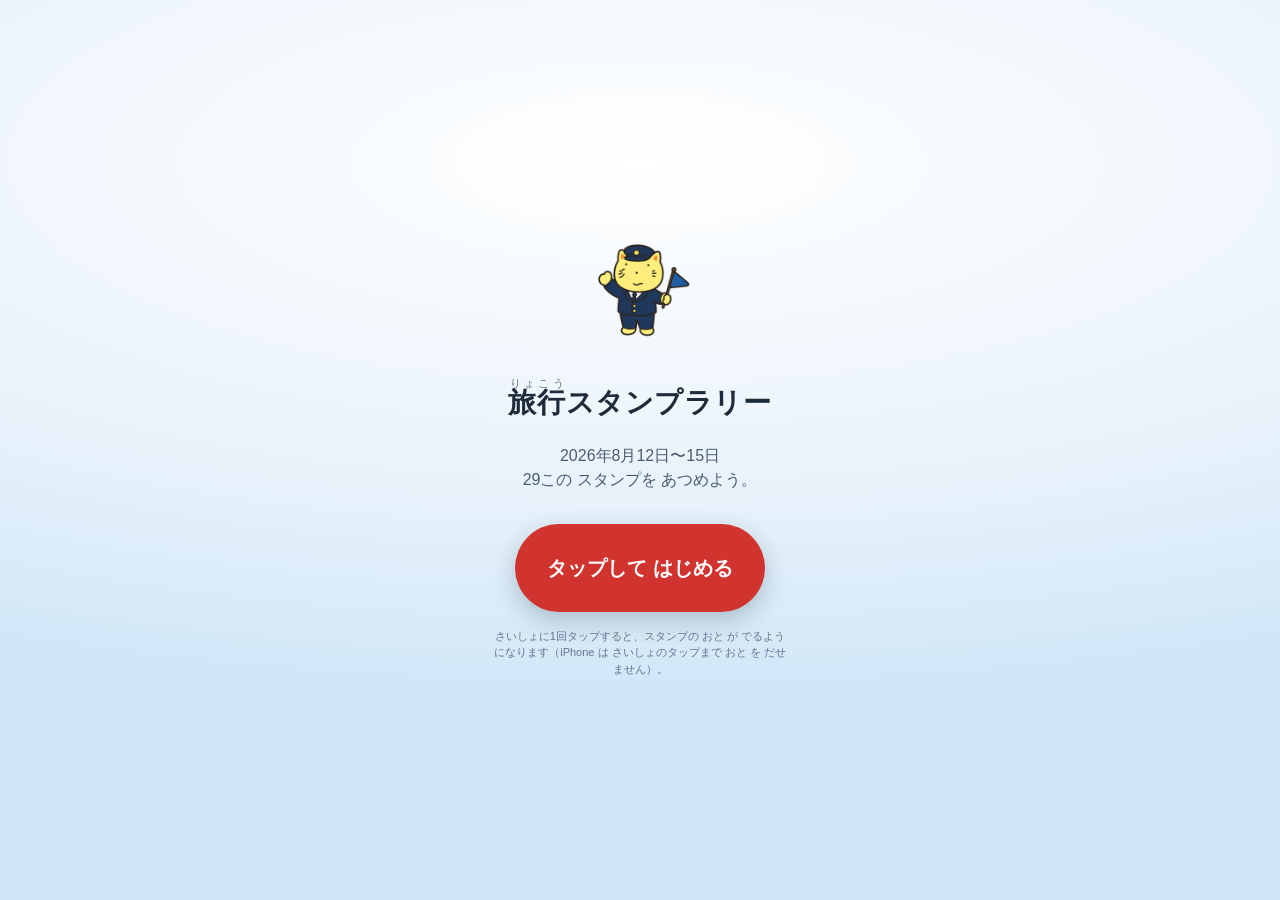
<file: app/index.html>
<!doctype html>
<html lang="ja">
<head>
<meta charset="utf-8">
<meta name="viewport" content="width=device-width, initial-scale=1, viewport-fit=cover">
<meta name="theme-color" content="#fdfaf2">
<meta name="robots" content="noindex,nofollow,noarchive,nosnippet">
<meta name="referrer" content="no-referrer">
<meta name="apple-mobile-web-app-capable" content="yes">
<title>旅行スタンプラリー</title>
<link rel="stylesheet" href="./css/base.css">
<link rel="stylesheet" href="./css/layout.css">
<link rel="stylesheet" href="./css/map.css">
<link rel="stylesheet" href="./css/fx.css">
</head>
<body>

<!-- ================================================================
     ねこの さしこみ口（ここ1か所だけ）
     イラスト担当（_design/character/_採用/*.png）から とどいた 6枚を、
     この <svg id="catDefs"> の 中の <image href> と まるごと 入れかえるだけで 全部の ねこが 切りかわります。
     とどいていない id は cat-guide に おちるので、こわれません。
     ちぎり方の やくそく：symbol の viewBox は "0 0 120 120"、
     画像は 正方形に 近い ので x/y/width/height で 120x120 の 中に おさめ、
     preserveAspectRatio で つぶれないように している。
     ================================================================ -->
<svg id="catDefs" width="0" height="0" aria-hidden="true" style="position:absolute">
  <symbol id="cat-guide" viewBox="0 0 120 120">
    <image href="./assets/cat/cat_guide.png" x="0" y="0" width="120" height="120" preserveAspectRatio="xMidYMax meet"/>
  </symbol>
  <symbol id="cat-travel" viewBox="0 0 120 120">
    <image href="./assets/cat/cat_travel.png" x="0" y="0" width="120" height="120" preserveAspectRatio="xMidYMax meet"/>
  </symbol>
  <symbol id="cat-cheer" viewBox="0 0 120 120">
    <image href="./assets/cat/cat_cheer.png" x="0" y="0" width="120" height="120" preserveAspectRatio="xMidYMax meet"/>
  </symbol>
  <symbol id="cat-trouble" viewBox="0 0 120 120">
    <image href="./assets/cat/cat_trouble.png" x="0" y="0" width="120" height="120" preserveAspectRatio="xMidYMax meet"/>
  </symbol>
  <symbol id="cat-sleep" viewBox="0 0 120 120">
    <image href="./assets/cat/cat_sleep.png" x="0" y="0" width="120" height="120" preserveAspectRatio="xMidYMax meet"/>
  </symbol>
  <symbol id="cat-trophy" viewBox="0 0 120 120">
    <image href="./assets/cat/cat_trophy.png" x="0" y="0" width="120" height="120" preserveAspectRatio="xMidYMax meet"/>
  </symbol>
</svg>

<div class="boot" id="boot">
  <div id="bootCat"></div>
  <h1><ruby>旅行<rt>りょこう</rt></ruby>スタンプラリー</h1>
  <p>2026年8月12日〜15日<br><span id="bootTotalNum">30</span>この スタンプを あつめよう。</p>
  <p class="catprov" id="bootCatNote"></p>
  <button class="go" id="bootGo">タップして はじめる</button>
  <p class="fine">さいしょに1回タップすると、スタンプの おと が でるようになります（iPhone は さいしょのタップまで おと を だせません）。</p>
</div>

<div class="boot" id="passSetup">
  <h1>あいことばを<br>つかいますか？</h1>
  <p>じぶん の きろく を まもりたい ときに つかいます。つかわなくても ふつうに あそべます。</p>
  <div class="passdigits" id="passDigitsWrap">
    <p class="fine">すきな 4つの すうじを きめてください。</p>
    <input type="tel" inputmode="numeric" pattern="[0-9]*" maxlength="4" class="passinput" id="passDigitsInput" placeholder="0000">
    <button class="go" id="passDigitsOk">きめる</button>
  </div>
  <button class="go" id="passUseBtn">あいことばを つかう</button>
  <button class="subbtn" id="passNoBtn" style="max-width:296px">つかわない</button>
</div>

<div class="boot" id="passGate">
  <h1>あいことば</h1>
  <p>きめた 4つの すうじを いれてください。</p>
  <input type="tel" inputmode="numeric" pattern="[0-9]*" maxlength="4" class="passinput" id="gateInput" placeholder="0000">
  <p class="fine" id="gateMsg" style="color:var(--warn)"></p>
  <button class="go" id="gateOk">すすむ</button>
  <a class="fine" href="#" id="gateForget">わすれた（あいことばを つかわない に する）</a>
</div>

<div class="app" id="app" aria-hidden="true">

  <div class="top">
    <h1 id="topTtl"><span id="topName">旅行スタンプラリー</span><span class="sub" id="topSub"></span></h1>
    <button class="iconbtn" id="btnSound" aria-pressed="true" aria-label="おとを けす／だす">
      <svg viewBox="0 0 24 24" id="sndIcon"><path d="M4 9.4h3.4L12 5.4v13.2L7.4 14.6H4Z"/><path id="sndWave" d="M16 9.2a4 4 0 0 1 0 5.6M18.6 6.6a7.6 7.6 0 0 1 0 10.8"/></svg>
    </button>
  </div>

  <main>

    <section class="scr on" id="scr1" aria-label="ぜんたいの ちず">
      <div class="bar" id="dayBar"></div>
      <div class="mapbody">
        <div class="mapview">
          <div class="mapv" id="mapv"><div class="mapfit" id="mapfit"></div></div>
          <div class="lblv" id="mapLbl" aria-hidden="true"></div>
          <div class="mctl mctl-top">
            <div class="zoom">
              <button class="zb" data-z="in" aria-label="ちずを おおきくする">＋</button>
              <button class="zb" data-z="out" aria-label="ちずを ちいさくする">−</button>
              <button class="zb small" data-z="fit" aria-label="ちず ぜんたい をみる">ぜんぶ</button>
            </div>
          </div>
          <div class="mctl mctl-bot mctl-left">
            <button class="fab" id="btnHere" aria-label="いま いるところ に もどる">
              <svg viewBox="0 0 24 24"><circle cx="12" cy="12" r="4"/><circle cx="12" cy="12" r="8.4"/><path d="M12 1.6V4M12 20v2.4M1.6 12H4M20 12h2.4"/></svg>
            </button>
          </div>
        </div>
        <!-- 下の情報は この1枚だけ。しらせ（くろい おび）は この1行目に まとめた -->
        <div class="nextcard" id="nextcard">
          <div class="ncgrip" id="ncgrip" role="button" tabindex="0" aria-label="カードを ひろげる／たたむ">
            <div class="bar2"></div>
            <div class="nowline" id="nowline">
              <span class="dot"></span>
              <span class="tx" id="nowtx">いま いちじょうほう を さがしています…</span>
            </div>
          </div>
          <div class="ncbody" id="ncbody">
            <div class="nrow">
              <div class="ntx">
                <span class="k">こんやの とまり</span>
                <span class="v">フォレストリア<span class="rbwrap"><span class="rbkana">もちがせ</span><span class="rbtxt">用瀬</span></span></span>
              </div>
              <div class="nm"><b>18:15</b><span>141km さき</span></div>
            </div>
            <div class="prog">
              <div class="progbar"><i id="pbar1" style="width:0%"></i></div>
              <div class="n" id="pnum1">0 / 30</div>
            </div>
          </div>
        </div>
      </div>
    </section>

    <section class="scr" id="scr2" aria-label="スポットの まわり">
      <div class="bar" id="areaBar"></div>
      <div class="mapbody">
        <div class="mapv" id="spotv"><div class="mapfit" id="spotfit"></div></div>
        <div class="lblv" id="spotLbl" aria-hidden="true"></div>
        <div class="mctl mctl-top mctl-left">
          <div class="zoom">
            <button class="zb" data-z2="in" aria-label="ちずを おおきくする">＋</button>
            <button class="zb" data-z2="out" aria-label="ちずを ちいさくする">−</button>
            <button class="zb small" data-z2="fit" aria-label="ちず ぜんたい をみる">ぜんぶ</button>
          </div>
        </div>
        <div class="sheet" id="sheet">
          <div class="grip" id="grip">
            <div class="bar2"></div>
            <div class="ttl">
              <h2 id="areaTtl"><span class="rbwrap"><span class="rbkana">いずもたいしゃ</span><span class="rbtxt">出雲大社</span></span> の まわり</h2>
              <div class="cnt" id="izCnt">スタンプ 1 / 4</div>
            </div>
          </div>
          <div class="sheetbody" id="sheetBody"></div>
        </div>
      </div>
    </section>

    <section class="scr" id="scr3" aria-label="スタンプちょう">
      <div class="book">
        <div class="bhead">
          <div class="ring">
            <svg viewBox="0 0 96 96" aria-hidden="true">
              <circle cx="48" cy="48" r="40" fill="none" stroke="#d9dfe8" stroke-width="8"/>
              <circle id="ringArc" cx="48" cy="48" r="40" fill="none" stroke="#d1332e" stroke-width="8"
                stroke-linecap="round" stroke-dasharray="0 252"
                style="transition:stroke-dasharray 500ms cubic-bezier(0.05,0.7,0.1,1)"/>
            </svg>
            <div class="num"><b id="ringNum">0</b><span>／<span id="ringTotalNum">30</span>こ</span></div>
          </div>
          <div class="tx">
            <h2>スタンプちょう</h2>
            <p id="bookLead">のこり 30こ。</p>
          </div>
        </div>
        <div class="pages" id="pages"></div>
      </div>
    </section>

    <section class="scr" id="scr4" aria-label="せってい">
      <div class="settingsWrap">
        <h2 class="settingsTtl">せってい</h2>
        <div class="settingsList">
          <a class="adultlink" href="../index.html" target="_blank" rel="noopener">もとの しおりを ひらく</a>
          <label class="adultbtn togglerow" id="manualModeRow" for="manualModeChk">
            <span>今は 近づいて なくても おせる モード</span>
            <input type="checkbox" id="manualModeChk">
          </label>
          <button class="adultbtn" id="btnExport">きろくを ほぞんする</button>
          <button class="adultbtn" id="btnPasscode">あいことばの せってい</button>
          <button class="adultbtn" id="btnLater">あとから おす（おしわすれを おす）</button>
        </div>
      </div>
    </section>

  </main>

  <nav class="tabs" role="tablist" aria-label="がめんの きりかえ">
    <button class="tab" role="tab" aria-selected="true" data-scr="1">
      <svg viewBox="0 0 24 24"><path d="M3 6.4 9 3.6l6 2.8 6-2.8v14l-6 2.8-6-2.8-6 2.8Z"/><path d="M9 3.6v14M15 6.4v14"/></svg>
      <span class="lb">ちず</span><span class="dotmark"></span>
    </button>
    <button class="tab" role="tab" aria-selected="false" data-scr="2">
      <svg viewBox="0 0 24 24"><path d="M12 21.4S4.8 14.6 4.8 9.6A7.2 7.2 0 0 1 19.2 9.6c0 5-7.2 11.8-7.2 11.8Z"/><circle cx="12" cy="9.4" r="2.6"/></svg>
      <span class="lb">まわり</span><span class="dotmark"></span>
    </button>
    <button class="tab" role="tab" aria-selected="false" data-scr="3">
      <svg viewBox="0 0 24 24"><path d="M4.4 4.6A2.4 2.4 0 0 1 6.8 3.2h12.8v14.4H6.8a2.4 2.4 0 0 0-2.4 2.4Z"/><circle cx="12.6" cy="10" r="3.4"/></svg>
      <span class="lb">スタンプ</span><span class="dotmark"></span>
    </button>
    <button class="tab" role="tab" aria-selected="false" data-scr="4">
      <svg viewBox="0 0 24 24"><circle cx="12" cy="12" r="3"/><path d="M19.4 13.5a7.6 7.6 0 0 0 0-3l2-1.6-2-3.4-2.4 1a7.6 7.6 0 0 0-2.6-1.5L14 2.6h-4l-.4 2.4a7.6 7.6 0 0 0-2.6 1.5l-2.4-1-2 3.4 2 1.6a7.6 7.6 0 0 0 0 3l-2 1.6 2 3.4 2.4-1a7.6 7.6 0 0 0 2.6 1.5l.4 2.4h4l.4-2.4a7.6 7.6 0 0 0 2.6-1.5l2.4 1 2-3.4Z"/></svg>
      <span class="lb">せってい</span><span class="dotmark"></span>
    </button>
  </nav>

  <div class="state" id="state" role="alertdialog" aria-modal="true" aria-labelledby="stTtl">
    <div id="stIcon"></div>
    <h2 id="stTtl"></h2>
    <p id="stMsg"></p>
    <button class="act" id="stAct"></button>
    <p class="catprov" id="stCatNote"></p>
  </div>

  <div class="reward" id="reward">
    <div id="rewardArt"></div>
    <h2>コンプリート！</h2>
    <p><span id="rewardTotalNum">30</span>この スタンプ ぜんぶ あつまりました。<br>3ぱく4かの たび、おつかれさま。</p>
    <button class="act" id="rwClose">とじる</button>
  </div>

  <div class="picker" id="laterPicker">
    <div class="pbox">
      <h2>あとから おす</h2>
      <p class="lead">まだ おしていない スタンプを えらんで、おした ことに できます。</p>
      <div id="laterList"></div>
      <button id="laterClose" style="background:var(--surf2);text-align:center;margin-top:12px">とじる</button>
    </div>
  </div>

  <div class="stampModal" id="stampModal">
    <div class="smBox">
      <button class="smClose" id="smClose" aria-label="とじる">✕</button>
      <div class="smArt" id="smArt"></div>
      <h2 id="smName"></h2>
      <p class="smPlace" id="smPlace"></p>
      <p class="smWhen" id="smWhen"></p>
      <div class="smState" id="smState"></div>
      <div class="smAct" id="smAct"></div>
    </div>
  </div>

</div>

<canvas id="fx" aria-hidden="true"></canvas>
<div class="toast" id="toast" role="status" aria-live="polite"></div>
<div class="catcheer" id="catCheer" aria-hidden="true"></div>

<script type="module" src="./js/boot.js"></script>
</body>
</html>
</file>
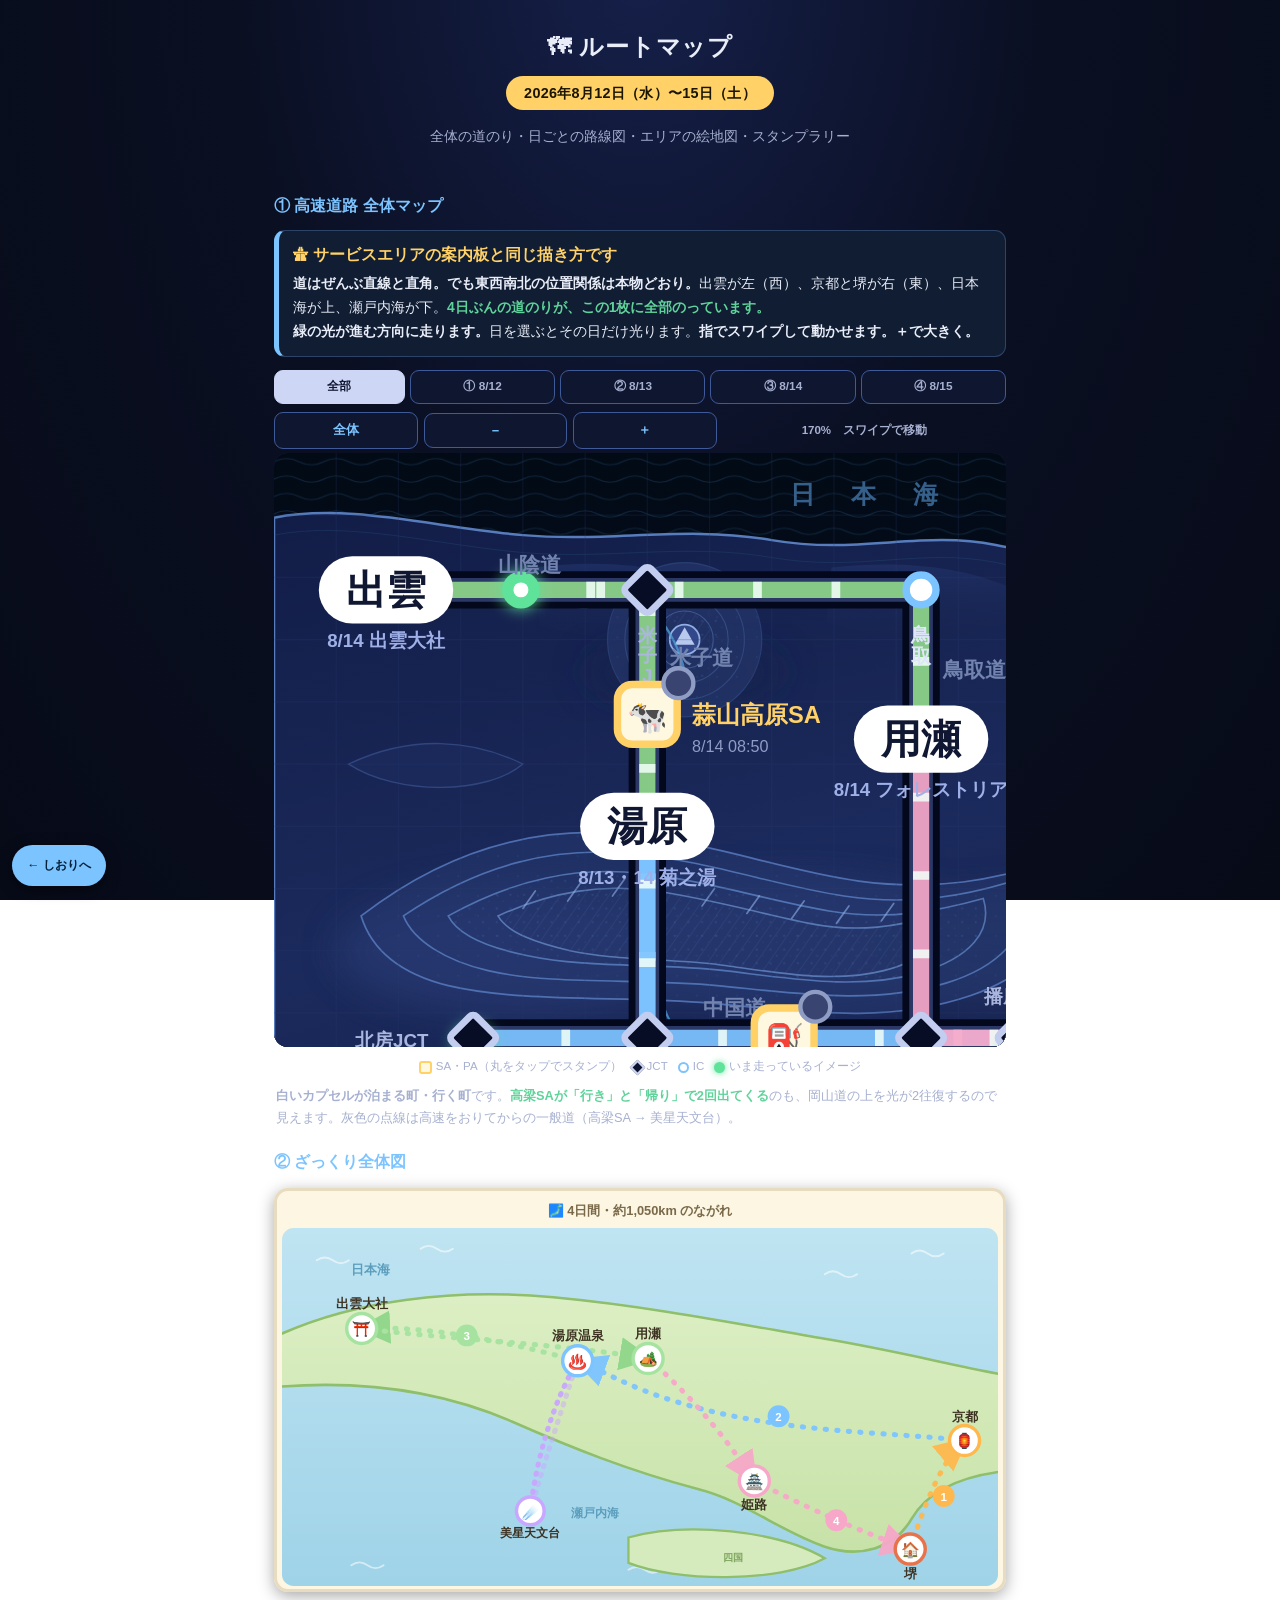
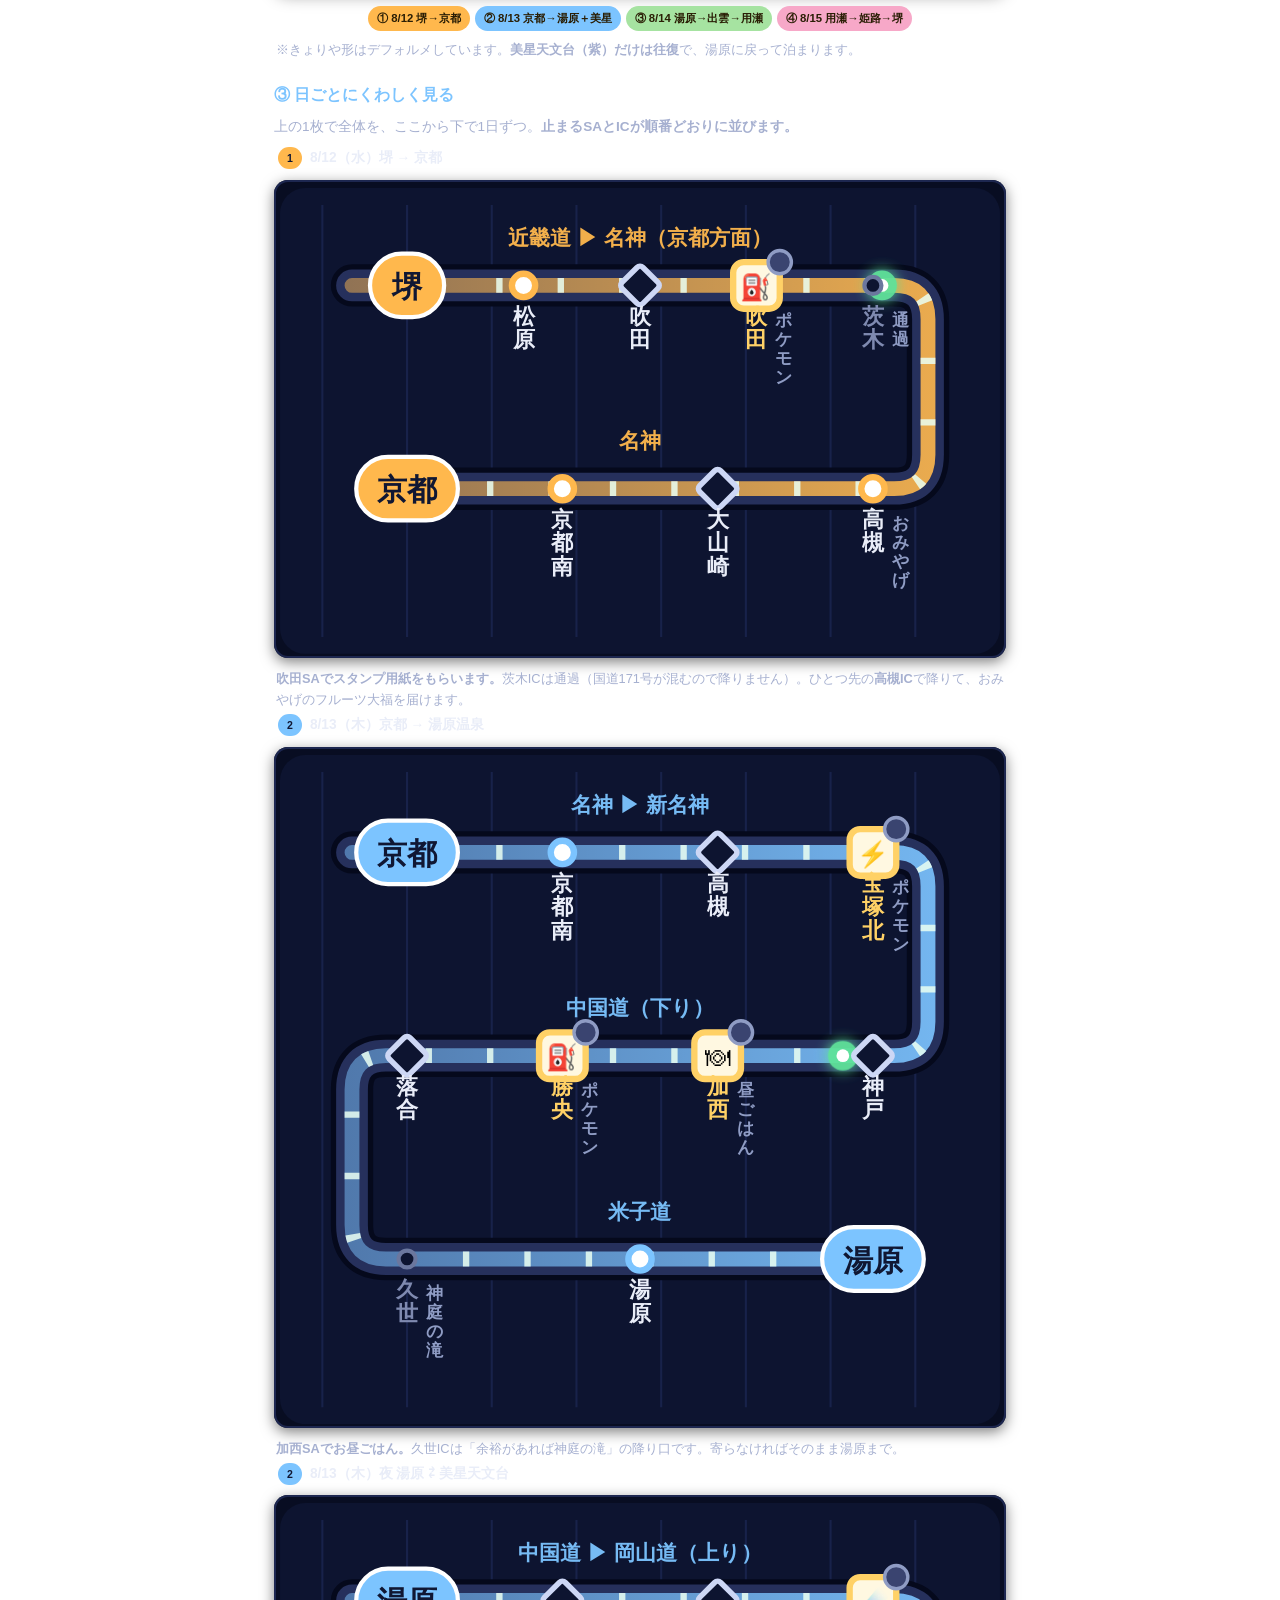
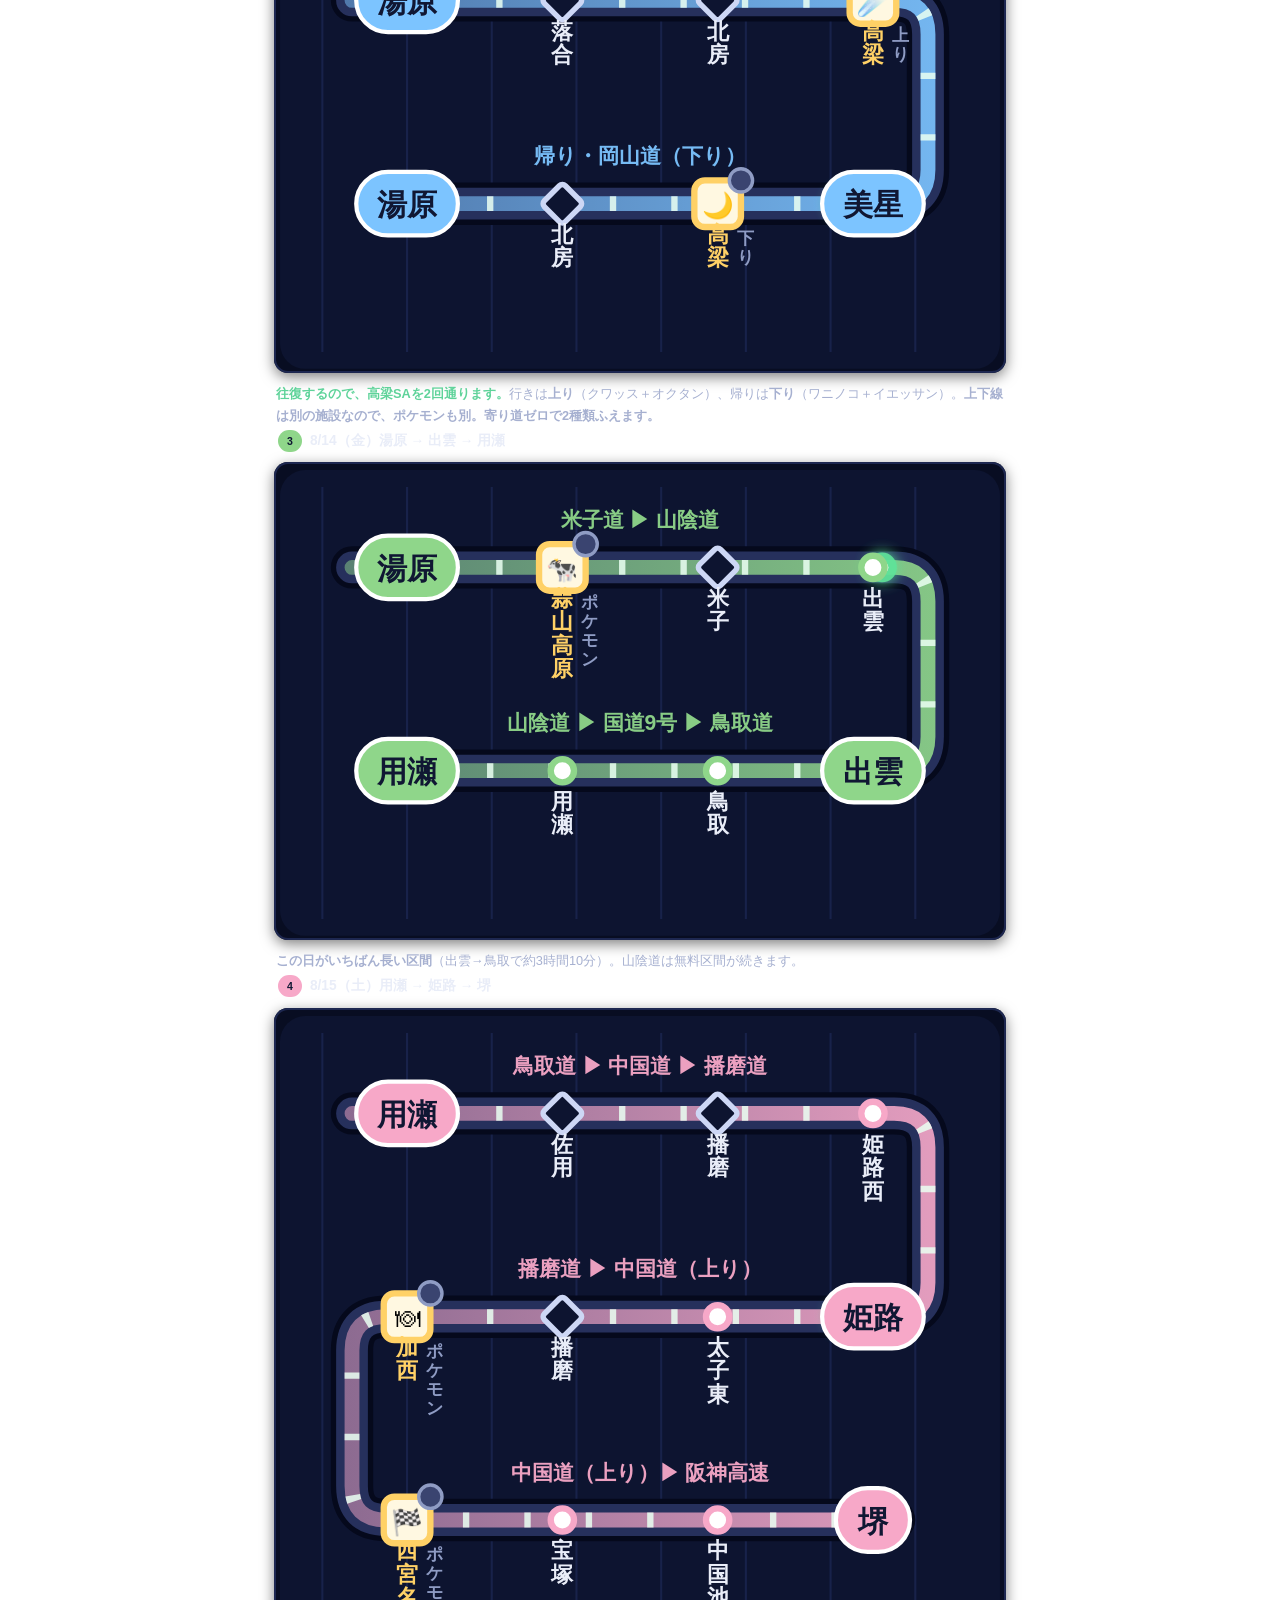
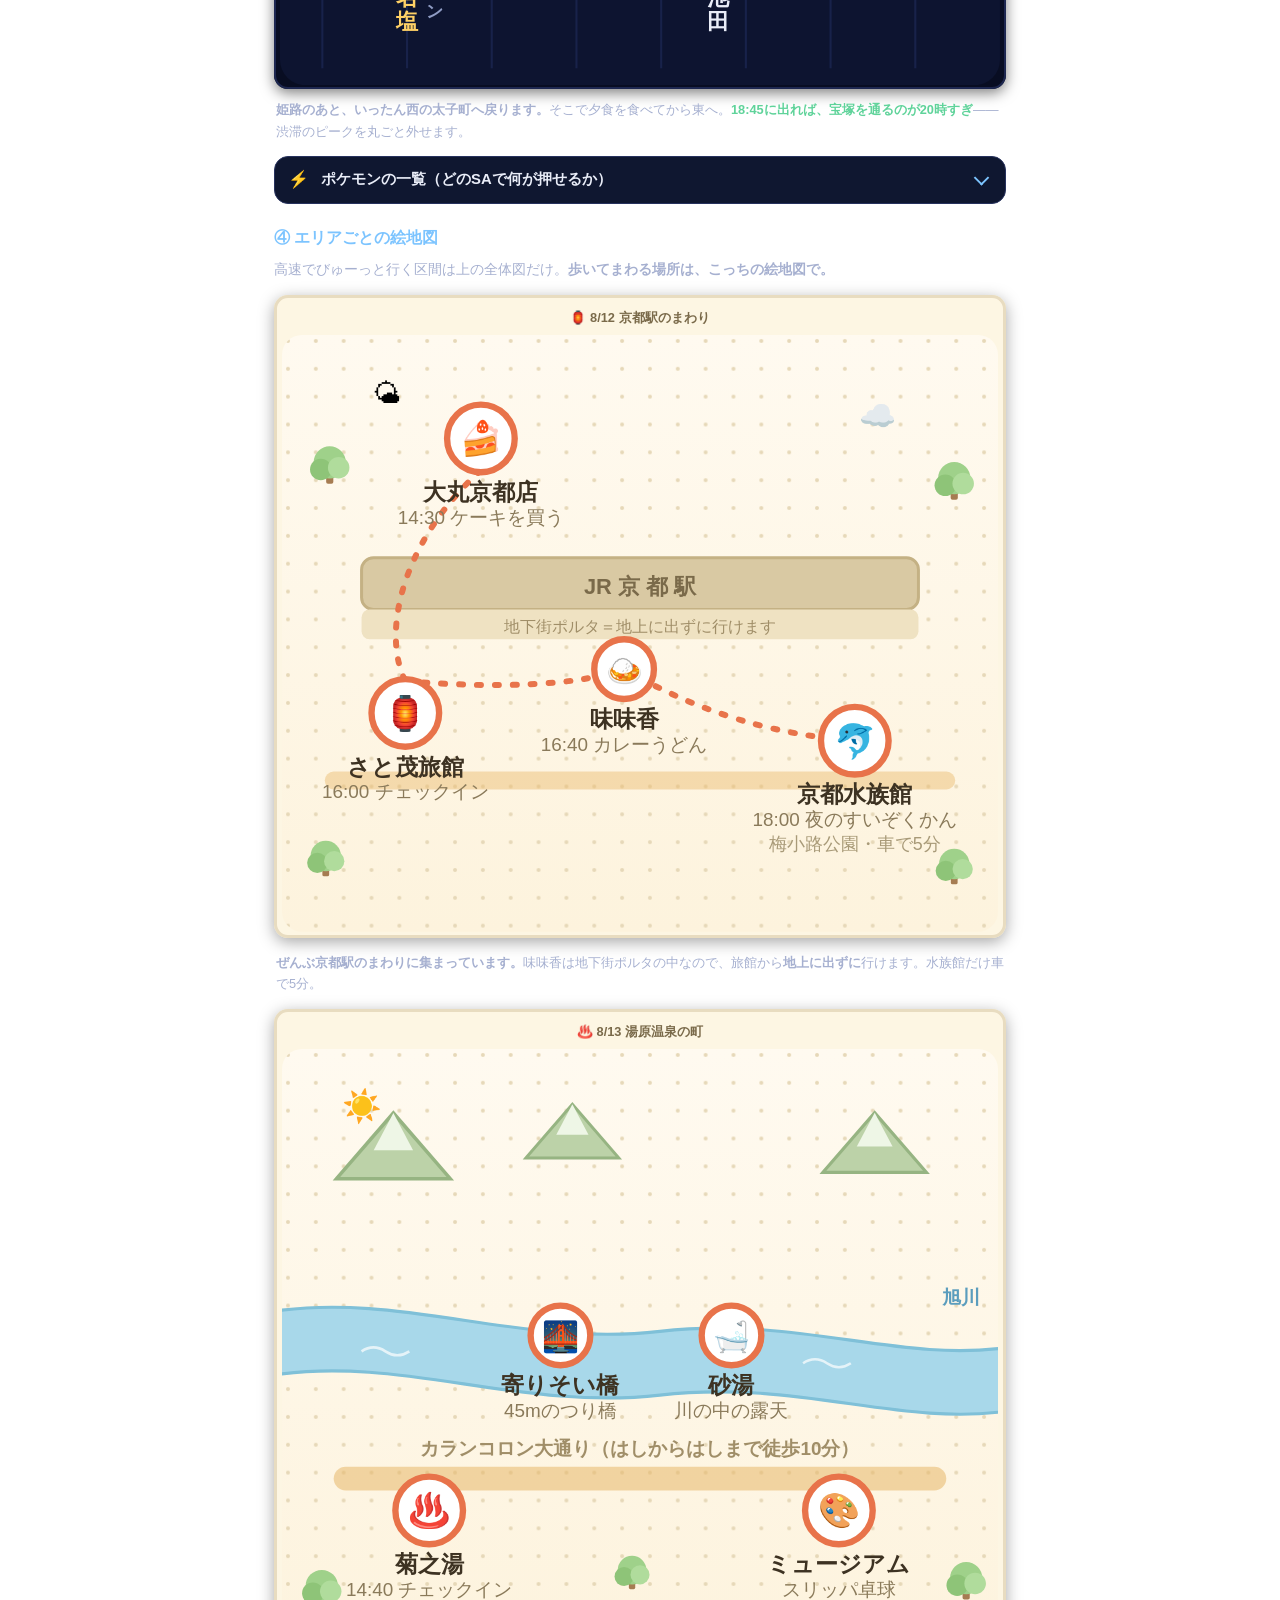
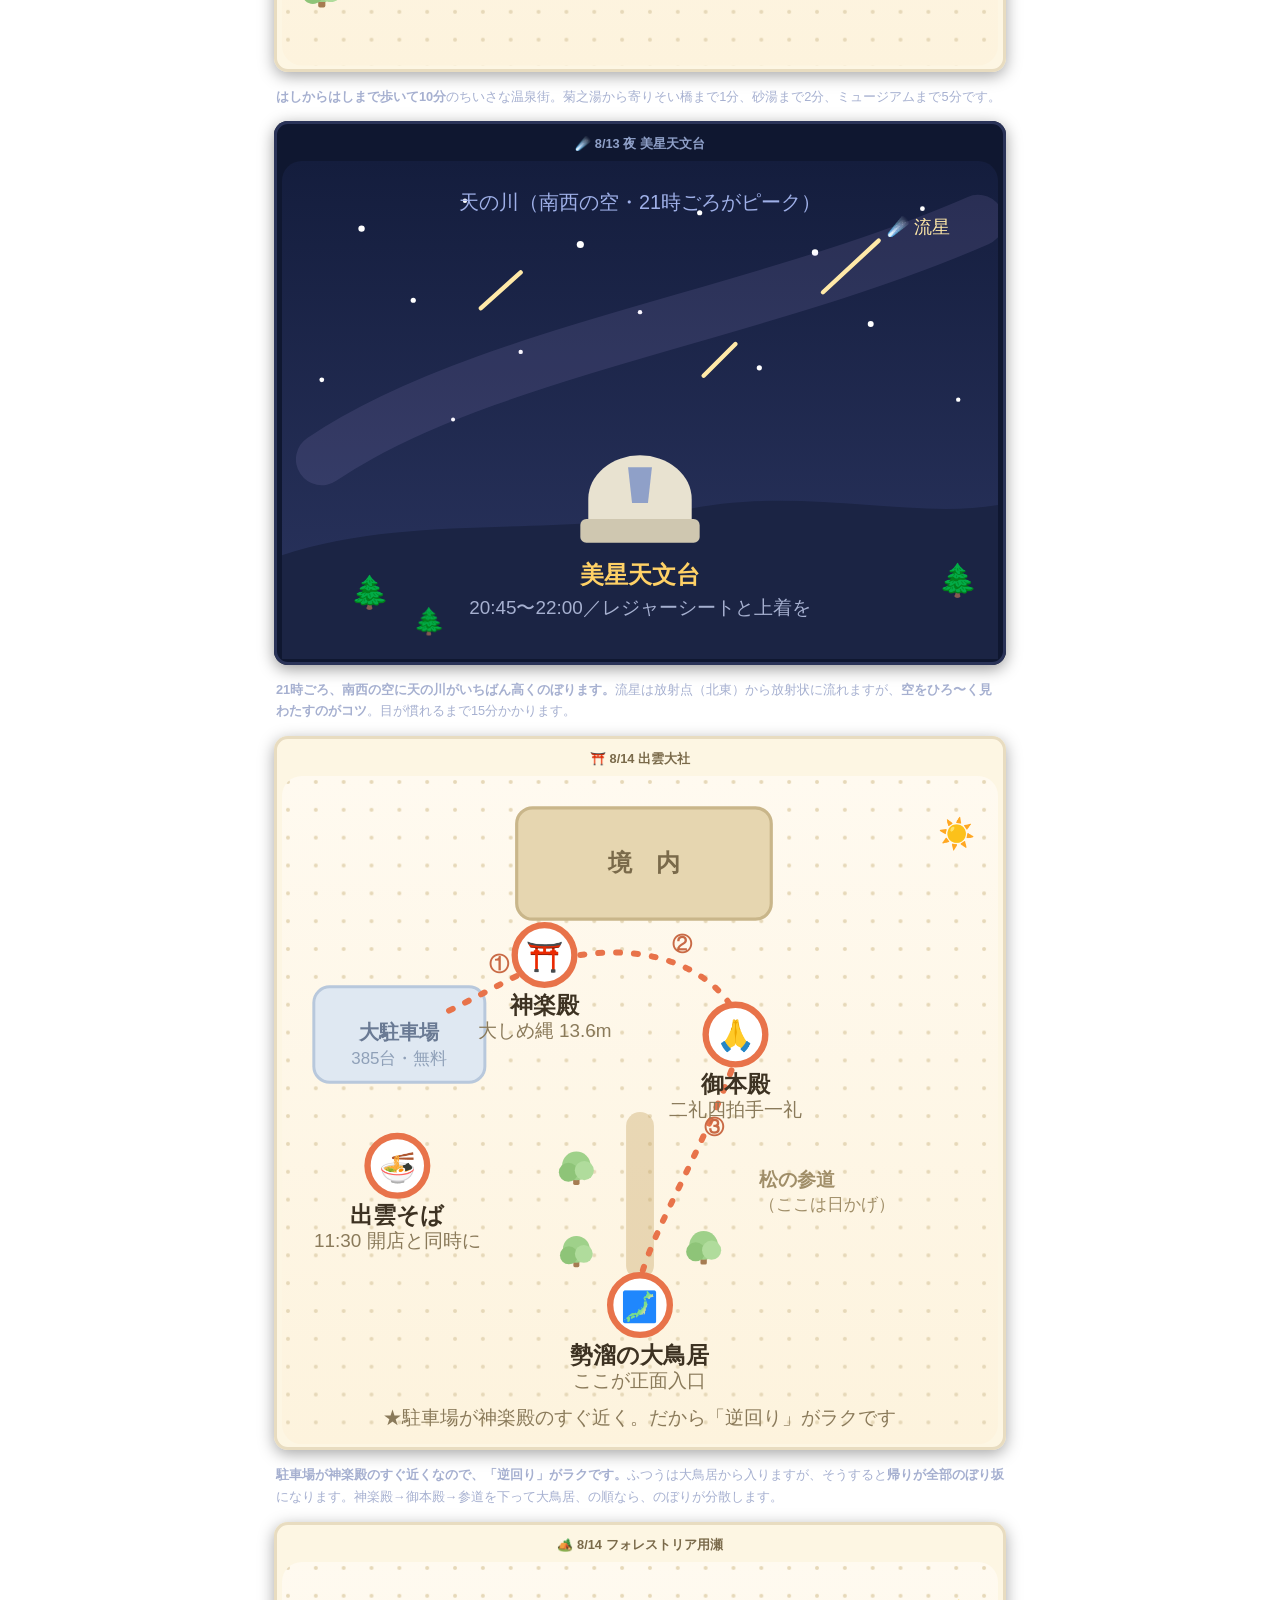
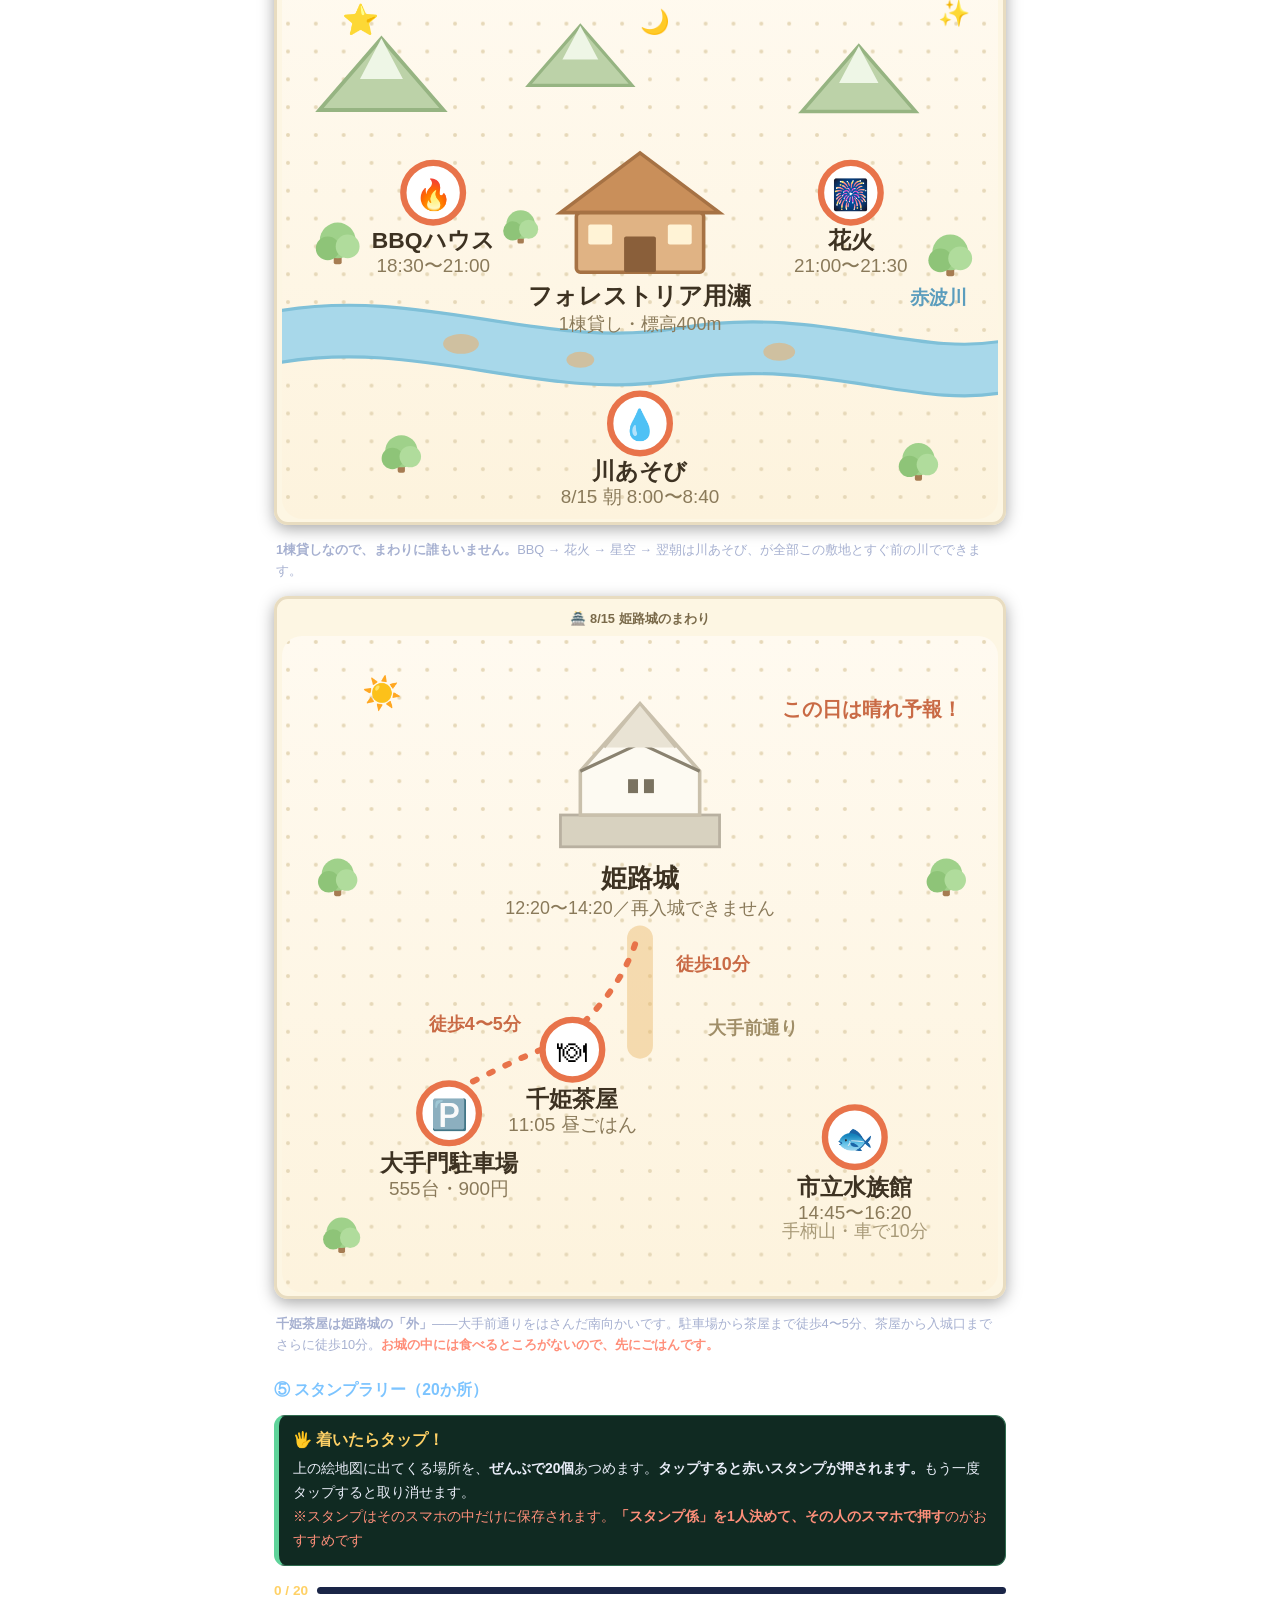
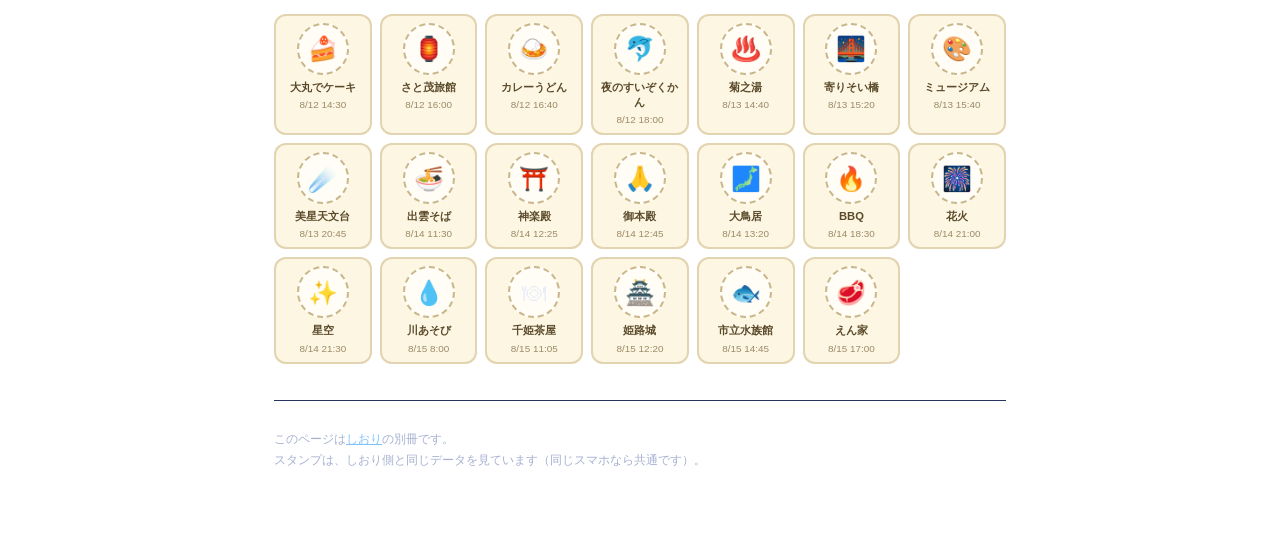
<file: map.html>
<!DOCTYPE html>
<html lang="ja">
<head>
<meta charset="utf-8">
<meta name="robots" content="noindex,nofollow,noarchive,nosnippet">
<meta name="googlebot" content="noindex,nofollow">
<meta name="referrer" content="no-referrer">
<meta name="viewport" content="width=device-width, initial-scale=1, viewport-fit=cover">
<meta name="theme-color" content="#070b18">
<title>ルートマップ・スタンプラリー｜2026年8月12日〜15日</title>
<style>:root{
    --bg1:#16204a; --bg2:#0a0f22; --bg3:#070b18;
    --card:#141c39; --card2:#0f1730; --line:#27325e;
    --tx:#e9edf8; --tx2:#a6b0d0;
    --acc:#ffd166; --acc2:#7cc4ff; --ok:#5fd39a; --warn:#ff8f7a; --pk:#ff9ecb;
  }
  *{box-sizing:border-box;-webkit-text-size-adjust:100%;-webkit-tap-highlight-color:transparent}
  body{margin:0;background:radial-gradient(ellipse at 50% -5%,var(--bg1) 0%,var(--bg2) 45%,var(--bg3) 100%);
       background-attachment:fixed;color:var(--tx);
       font-family:"Hiragino Sans","Yu Gothic",-apple-system,"Segoe UI",sans-serif;
       line-height:1.72;font-size:16px;padding-bottom:env(safe-area-inset-bottom)}
  .wrap{max-width:760px;margin:0 auto;padding:0 14px 70px}

  /* ---------- header ---------- */
  header{text-align:center;padding:30px 6px 22px}
  h1{font-size:1.5rem;margin:0 0 12px;line-height:1.4;letter-spacing:.03em}
  .dates{display:inline-block;background:var(--acc);color:#1a1400;font-weight:900;
         border-radius:999px;padding:5px 18px;font-size:.9rem;letter-spacing:.02em}
  .route{color:var(--tx2);font-size:.85rem;margin:14px 0 0;line-height:1.85}
  .route b{color:var(--acc2)}

  /* ---------- controls ---------- */
  .ctl{display:flex;gap:8px;margin:6px 0 14px}
  .ctl button{flex:1;background:var(--card2);border:1px solid #3f5a99;border-radius:10px;
              color:var(--acc2);font-weight:800;font-size:.83rem;padding:10px 8px;cursor:pointer;
              font-family:inherit}
  .ctl button:active{background:#16224a}

  /* ---------- accordion ---------- */
  details{background:var(--card);border:1px solid var(--line);border-radius:14px;
          margin:9px 0;overflow:hidden}
  details[open]{border-color:#3d4d86}
  summary{list-style:none;cursor:pointer;padding:15px 16px;display:flex;align-items:center;gap:12px;
          font-weight:800;font-size:1.06rem;line-height:1.45;position:relative;padding-right:44px}
  summary::-webkit-details-marker{display:none}
  summary:after{content:"";position:absolute;right:18px;top:50%;width:9px;height:9px;
                border-right:2.5px solid var(--acc2);border-bottom:2.5px solid var(--acc2);
                transform:translateY(-70%) rotate(45deg);transition:.22s}
  details[open]>summary:after{transform:translateY(-20%) rotate(225deg)}
  summary .em{font-size:1.3rem;line-height:1;flex:0 0 auto}
  summary .h{flex:1;min-width:0}
  summary .h .n{display:block;color:var(--tx)}
  summary .h .s{display:block;font-size:.76rem;font-weight:600;color:var(--tx2);margin-top:2px;line-height:1.5}
  .day>summary{background:linear-gradient(90deg,#1c2652,#141c39)}
  .day>summary .n{color:var(--acc)}
  .inner{padding:2px 15px 18px;border-top:1px solid var(--line)}
  .today>summary{box-shadow:inset 4px 0 0 var(--ok)}
  .today>summary .h .s:before{content:"今日 ";color:var(--ok);font-weight:900}

  /* ---------- timeline ---------- */
  .tl{position:relative;margin:14px 0 4px;padding-left:2px}
  .ev{display:flex;gap:11px;padding:0 0 15px;position:relative}
  .ev:before{content:"";position:absolute;left:36px;top:22px;bottom:-4px;width:2px;background:var(--line)}
  .ev:last-child:before{display:none}
  .tm{flex:0 0 62px;text-align:right;font-size:.78rem;font-weight:800;color:var(--acc2);
      font-variant-numeric:tabular-nums;line-height:1.45;padding-top:2px;position:relative}
  .tm:after{content:"";position:absolute;right:-13px;top:7px;width:9px;height:9px;border-radius:50%;
            background:var(--bg3);border:2.5px solid var(--line)}
  .ev.key .tm:after{background:var(--acc);border-color:var(--acc)}
  .ev.opt .tm:after{background:var(--bg3);border-style:dashed}
  .bd{flex:1;min-width:0;padding-left:10px}
  .ttl{font-weight:800;font-size:.97rem;margin:0 0 3px;line-height:1.5}
  .ev.key .ttl{color:var(--acc)}
  .ds{font-size:.845rem;color:var(--tx2);margin:0;line-height:1.72}
  .ds strong{color:var(--tx)}
  .ds .ok{color:var(--ok)}.ds .no{color:var(--warn)}

  /* ---------- boxes ---------- */
  .box{border-radius:11px;padding:12px 14px;margin:13px 0;font-size:.87rem;line-height:1.72}
  .box p{margin:0}
  .ans{background:#102a22;border:1px solid #2f6b4f;border-left:5px solid var(--ok)}
  .info{background:#101d33;border:1px solid #2c4468;border-left:5px solid var(--acc2)}
  .alert{background:#2a1420;border:1px solid #74304a;border-left:5px solid var(--warn)}
  .big{font-size:.97rem;font-weight:800;color:var(--acc);display:block;margin-bottom:6px;line-height:1.5}
  .box ul,.box ol{padding-left:1.2em;margin:5px 0}
  .box li{margin:4px 0}

  /* ---------- table ---------- */
  .tbl{overflow-x:auto;-webkit-overflow-scrolling:touch;margin:12px 0;
       border-radius:9px;border:1px solid var(--line)}
  table{border-collapse:collapse;width:100%;min-width:430px;font-size:.83rem}
  th,td{border:1px solid var(--line);padding:8px 9px;text-align:left;vertical-align:top;line-height:1.62}
  th{background:#1a2447;color:var(--acc2);font-size:.79rem;white-space:nowrap;font-weight:800}
  td.t{white-space:nowrap;color:var(--acc2);font-weight:800;font-variant-numeric:tabular-nums}
  tr.sum td{background:#1a2447;font-weight:800}

  /* ---------- checklist ---------- */
  .it{background:var(--card2);border:1px solid var(--line);border-radius:10px;margin:7px 0;transition:.2s}
  .it.done{opacity:.4;border-color:#2f6b4f}
  .it label{display:flex;gap:11px;padding:11px 12px;cursor:pointer;align-items:flex-start}
  .it input{display:none}
  .cbx{flex:0 0 22px;width:22px;height:22px;border-radius:7px;border:2px solid #3f5a99;
       background:#0b1128;margin-top:1px;position:relative;transition:.18s}
  .it.done .cbx{background:var(--ok);border-color:var(--ok)}
  .it.done .cbx:after{content:"✓";position:absolute;inset:0;display:flex;align-items:center;
                      justify-content:center;color:#06121d;font-weight:900;font-size:.92rem}
  .it .cbody{flex:1;min-width:0}
  .it .ct{font-weight:700;font-size:.92rem;margin:0;line-height:1.5}
  .it.done .ct{text-decoration:line-through}
  .it .cd{color:var(--tx2);font-size:.8rem;margin:2px 0 0;line-height:1.65}
  .it .cd strong{color:var(--tx)}
  .must .ct:before{content:"必須";background:var(--warn);color:#2a0d0d;font-size:.63rem;font-weight:900;
                   border-radius:999px;padding:1px 7px;margin-right:6px;vertical-align:2px;display:inline-block}
  .pgr{display:flex;align-items:center;gap:9px;margin:10px 0 4px}
  .pgr .c{font-size:.86rem;font-weight:900;color:var(--acc);white-space:nowrap;font-variant-numeric:tabular-nums}
  .bar{flex:1;height:7px;background:#1a2547;border-radius:99px;overflow:hidden}
  .bar i{display:block;height:100%;width:0;background:linear-gradient(90deg,#7cc4ff,#5fd39a);
         border-radius:99px;transition:width .4s}


  /* ---------- 地図 ---------- */
  .mapwrap{background:#fdf6e3;border-radius:14px;padding:10px 8px 6px;margin:14px 0;
           box-shadow:inset 0 0 0 3px #e8dcc0, 0 4px 16px rgba(0,0,0,.35)}
  .mapwrap svg{display:block;width:100%;height:auto;
               font-family:"Hiragino Maru Gothic ProN","Yu Gothic",sans-serif}
  .maptitle{text-align:center;color:#7a6a4a;font-size:.8rem;font-weight:800;margin:2px 0 6px;
            font-family:"Hiragino Maru Gothic ProN",sans-serif}
  .mapnote{color:var(--tx2);font-size:.8rem;margin:8px 2px 0;line-height:1.7}
  .legend{display:flex;flex-wrap:wrap;gap:5px;margin:8px 0 2px;justify-content:center}
  .legend i{font-style:normal;font-size:.71rem;font-weight:800;border-radius:999px;
            padding:3px 9px;color:#2a1e05}
  /* ---------- スタンプ ---------- */
  .stampgrid{display:grid;grid-template-columns:repeat(auto-fill,minmax(96px,1fr));gap:8px;margin:12px 0}
  .st{background:#fdf6e3;border-radius:12px;padding:9px 5px 7px;text-align:center;cursor:pointer;
      box-shadow:inset 0 0 0 2px #e2d4b0;position:relative;transition:.18s;user-select:none;
      font-family:"Hiragino Maru Gothic ProN",sans-serif}
  .st:active{transform:scale(.94)}
  .st .ring{width:52px;height:52px;margin:0 auto 5px;border-radius:50%;border:2.5px dashed #c9b68a;
            display:flex;align-items:center;justify-content:center;font-size:1.5rem;
            background:#fffdf6;transition:.2s}
  .st .nm{font-size:.7rem;font-weight:800;color:#5a4a2a;line-height:1.35;display:block}
  .st .tm2{font-size:.62rem;color:#9b8a66;display:block;margin-top:1px;font-variant-numeric:tabular-nums}
  .st.got .ring{border:3px solid #d94f3d;border-style:solid;background:#fff0ec;transform:rotate(-8deg)}
  .st.got:after{content:"すんだ！";position:absolute;top:5px;right:5px;background:#d94f3d;color:#fff;
                font-size:.56rem;font-weight:900;border-radius:999px;padding:1px 6px;transform:rotate(8deg)}
  .st.got .nm{color:#a8321f}
  .stbar{display:flex;align-items:center;gap:9px;margin:10px 0 2px}
  .stbar .c{font-size:.85rem;font-weight:900;color:var(--acc);white-space:nowrap;font-variant-numeric:tabular-nums}

  /* ---------- ポケモン路線図 ---------- */
  .line{position:relative;padding:4px 0 4px 46px;margin:10px 0}
  .line:before{content:"";position:absolute;left:19px;top:12px;bottom:12px;width:9px;border-radius:9px;
               background:repeating-linear-gradient(180deg,#5b6a92 0 14px,#7385ad 14px 28px)}
  .sta{position:relative;background:#fdf6e3;border-radius:12px;padding:9px 11px;margin:9px 0;
       box-shadow:inset 0 0 0 2px #e2d4b0;cursor:pointer;transition:.16s;
       font-family:"Hiragino Maru Gothic ProN","Yu Gothic",sans-serif}
  .sta:active{transform:scale(.985)}
  .sta:before{content:"";position:absolute;left:-32px;top:50%;transform:translateY(-50%);
              width:17px;height:17px;border-radius:50%;background:#fff;border:4px solid #98a8cc;z-index:2}
  .sta.got:before{background:#d94f3d;border-color:#d94f3d}
  .sta.got{box-shadow:inset 0 0 0 3px #d94f3d;background:#fff3ef}
  .sta .d{font-size:.63rem;font-weight:900;color:#fff;background:#98a8cc;border-radius:999px;
          padding:1px 7px;display:inline-block;margin-bottom:3px}
  .sta .n2{font-size:.9rem;font-weight:900;color:#3d3222;display:block;line-height:1.4}
  .sta .p2{margin-top:4px;display:flex;flex-wrap:wrap;gap:4px}
  .sta .p2 b{font-size:.7rem;font-weight:800;background:#ffe3f0;color:#a83a6e;border:1.5px solid #f0a8c8;
             border-radius:6px;padding:1px 7px}
  .sta .p2 b.leg{background:#fff2c9;color:#8a6a10;border-color:#e8c860}
  .sta .p2 b.dup{background:#eceff5;color:#8a93a8;border-color:#ccd3e0}
  .sta.got:after{content:"押した！";position:absolute;top:7px;right:9px;background:#d94f3d;color:#fff;
                 font-size:.58rem;font-weight:900;border-radius:999px;padding:1px 7px}
  .sta .no{font-size:.66rem;color:#8a7a5a;display:block;margin-top:3px;line-height:1.5}

  .roadbox{background:#080d22;border-radius:14px;padding:8px 6px 4px;margin:10px 0;
           box-shadow:inset 0 0 0 2px #1d2750, 0 4px 14px rgba(0,0,0,.5)}
  .roadbox svg{display:block;width:100%;height:auto;
      font-family:"Hiragino Sans","Yu Gothic",sans-serif}
  .roadttl{display:flex;align-items:center;gap:8px;margin:2px 4px 6px}
  .roadttl b{font-size:.86rem;font-weight:900;color:var(--tx)}
  .roadttl i{font-style:normal;font-size:.66rem;font-weight:900;border-radius:999px;padding:2px 9px;color:#101733}
  .rsa .dot{transition:.2s}
  .rsa.got .dot{fill:#d94f3d;stroke:#ffd9d2}
  .rkey{display:flex;flex-wrap:wrap;gap:10px;justify-content:center;margin:10px 0 2px;
        font-size:.72rem;color:var(--tx2)}
  .rkey span{display:flex;align-items:center;gap:4px}
  .rkey b{display:inline-block;width:13px;height:13px;background:#fff8e1;border:2.5px solid #ffd166;border-radius:3px}
  .rkey em{display:inline-block;width:11px;height:11px;background:#0d1430;border:2.2px solid #cdd7f5;transform:rotate(45deg)}
  .rkey u{display:inline-block;width:11px;height:11px;border-radius:50%;background:#fff;border:2.5px solid #7cc4ff}
  .rkey s{display:inline-block;width:11px;height:11px;border-radius:50%;background:#5fe39a;box-shadow:0 0 7px #5fe39a}

  #netwrap svg{display:block;width:100%;height:auto;font-family:"Hiragino Sans","Yu Gothic",sans-serif}
  .daybtns{display:flex;flex-wrap:wrap;gap:5px;margin:10px 0 4px}
  .daybtns button{flex:1 1 auto;min-width:62px;border:1.5px solid #3f5a99;background:#0f1730;color:var(--tx2);
    font-family:inherit;font-weight:900;font-size:.74rem;border-radius:9px;padding:8px 4px;cursor:pointer;transition:.15s}
  .daybtns button.on{color:#101733}
  .daybtns button[data-d=all].on{background:#cdd7f5;border-color:#cdd7f5}
  .daybtns button[data-d=d12].on{background:#ffb84d;border-color:#ffb84d}
  .daybtns button[data-d=d13].on{background:#7cc4ff;border-color:#7cc4ff}
  .daybtns button[data-d=d14].on{background:#8fd68a;border-color:#8fd68a}
  .daybtns button[data-d=d15].on{background:#f7a8c8;border-color:#f7a8c8}
  #netwrap.f-d12 .rt:not(.d12),#netwrap.f-d13 .rt:not(.d13),
  #netwrap.f-d14 .rt:not(.d14),#netwrap.f-d15 .rt:not(.d15){opacity:.06}
  #netwrap .rt{transition:opacity .25s}

  .mv{position:relative;background:#070d24;border-radius:14px;overflow:auto;-webkit-overflow-scrolling:touch;
      box-shadow:inset 0 0 0 2px #1d2750;touch-action:pan-x pan-y;cursor:grab}
  .mv.drag{cursor:grabbing}
  .mv svg{display:block;height:auto}
  .zbar{display:flex;gap:6px;margin:8px 0 4px;align-items:center}
  .zbar button{border:1.5px solid #3f5a99;background:#0f1730;color:var(--acc2);font-family:inherit;
    font-weight:900;font-size:.8rem;border-radius:9px;padding:9px 0;cursor:pointer;flex:1}
  .zbar button:active{background:#16224a}
  .zbar .zl{flex:2;color:var(--tx2);font-size:.72rem;font-weight:700;text-align:center}
  .hint{color:var(--tx2);font-size:.76rem;text-align:center;margin:6px 0 0}
  /* ---------- misc ---------- */
  h3{font-size:.98rem;margin:22px 0 6px;color:var(--acc2);line-height:1.5}
  .lead{color:var(--tx2);font-size:.85rem;margin:8px 0}
  ul{padding-left:1.2em;font-size:.87rem}li{margin:4px 0}
  a{color:var(--acc2);word-break:break-word}
  .ok{color:var(--ok)}.no{color:var(--warn)}
  .chip{display:inline-block;font-size:.66rem;font-weight:900;padding:1px 8px;border-radius:999px;
        margin-left:5px;vertical-align:2px}
  .cf{background:var(--ok);color:#06121d}.cb{background:var(--acc);color:#1a1400}
  .ce{background:#2b3765;color:var(--tx2)}
  .pkm{display:inline-block;background:#3a2740;border:1px solid #7d4f6a;color:var(--pk);
       font-size:.72rem;font-weight:800;border-radius:6px;padding:1px 7px;margin:1px 3px 1px 0}
  .lnk{margin:12px 0 0;font-size:.82rem}
  .lnk a{display:inline-block;background:var(--card2);border:1px solid #3f5a99;border-radius:8px;
         padding:6px 11px;margin:0 5px 5px 0;text-decoration:none;font-weight:700}
  .lnk a.tel{background:#0d2a1f;border-color:#2f6b4f;color:var(--ok)}
  .top{position:fixed;right:12px;bottom:calc(14px + env(safe-area-inset-bottom));z-index:99;
       background:var(--acc);color:#1a1400;font-weight:900;font-size:.78rem;border-radius:999px;
       padding:10px 15px;text-decoration:none;box-shadow:0 3px 14px rgba(0,0,0,.55);
       opacity:0;pointer-events:none;transition:.25s;border:none;cursor:pointer;font-family:inherit}
  .top.on{opacity:1;pointer-events:auto}
  footer{margin-top:36px;padding-top:16px;border-top:1px solid var(--line);
         color:var(--tx2);font-size:.77rem;line-height:1.75}
  @media(max-width:400px){
    .wrap{padding:0 10px 60px} h1{font-size:1.3rem}
    summary{font-size:.99rem;padding:13px 40px 13px 13px} .inner{padding:2px 12px 16px}
    .tm{flex:0 0 54px;font-size:.74rem} .ev:before{left:29px}
  }
</style>
</head>
<body>
<a href="index.html" class="top on" style="left:12px;right:auto;background:#7cc4ff;color:#04203a">← しおりへ</a>
<div class="wrap">
<header>
  <h1>🗺 ルートマップ</h1>
  <span class="dates">2026年8月12日（水）〜15日（土）</span>
  <p class="route">全体の道のり・日ごとの路線図・エリアの絵地図・スタンプラリー</p>
</header>

<h3>① 高速道路 全体マップ</h3>
<div class="box info">
  <span class="big">🛣 サービスエリアの案内板と同じ描き方です</span>
  <p><strong>道はぜんぶ直線と直角。でも東西南北の位置関係は本物どおり。</strong>出雲が左（西）、京都と堺が右（東）、日本海が上、瀬戸内海が下。<strong class="ok">4日ぶんの道のりが、この1枚に全部のっています。</strong><br>
  <strong>緑の光が進む方向に走ります。</strong>日を選ぶとその日だけ光ります。<strong>指でスワイプして動かせます。＋で大きく。</strong></p>
</div>
<div class="daybtns">
  <button data-d="all" class="on">全部</button>
  <button data-d="d12">① 8/12</button>
  <button data-d="d13">② 8/13</button>
  <button data-d="d14">③ 8/14</button>
  <button data-d="d15">④ 8/15</button>
</div>
<div class="zbar">
  <button id="zfit">全体</button><button id="zout">−</button><button id="zin">＋</button>
  <span class="zl" id="zlab">スワイプで動かせます</span>
</div>
<div class="mv" id="mv" style="max-height:66vh"><div id="netwrap"><svg viewBox="0 0 1000 730" xmlns="http://www.w3.org/2000/svg" id="netmap"><defs><filter id="ng" x="-70%" y="-70%" width="240%" height="240%"><feGaussianBlur stdDeviation="6" result="b"/><feMerge><feMergeNode in="b"/><feMergeNode in="SourceGraphic"/></feMerge></filter></defs><g id="terrain">
<defs>
<linearGradient id="bg-sea-grad" x1="0" y1="0" x2="0" y2="1">
<stop offset="0" stop-color="#020a16"/><stop offset="1" stop-color="#041525"/></linearGradient>
<linearGradient id="bg-land-grad" x1="0" y1="0" x2="0.35" y2="1">
<stop offset="0" stop-color="#121d47"/><stop offset="0.5" stop-color="#1b2a5c"/><stop offset="1" stop-color="#141f4a"/></linearGradient>
<linearGradient id="bg-plain-grad" x1="0" y1="0" x2="0" y2="1">
<stop offset="0" stop-color="#22336a" stop-opacity="0.9"/><stop offset="1" stop-color="#18254f" stop-opacity="0.25"/></linearGradient>
<pattern id="bg-wave" width="40" height="14" patternUnits="userSpaceOnUse">
<path d="M0 7 q10 -5 20 0 t20 0" fill="none" stroke="#2a5b86" stroke-width="0.9" stroke-opacity="0.32"/></pattern>
<pattern id="bg-dots-sea" width="14" height="14" patternUnits="userSpaceOnUse">
<circle cx="3" cy="3" r="0.9" fill="#2f6a9a" fill-opacity="0.3"/><circle cx="10" cy="10" r="0.9" fill="#2f6a9a" fill-opacity="0.2"/></pattern>
<pattern id="bg-dots-low" width="16" height="16" patternUnits="userSpaceOnUse">
<circle cx="4" cy="4" r="0.8" fill="#3c5590" fill-opacity="0.26"/></pattern>
<pattern id="bg-dots-mid" width="11" height="11" patternUnits="userSpaceOnUse">
<circle cx="3" cy="3" r="0.9" fill="#4a68a8" fill-opacity="0.3"/><circle cx="8" cy="8" r="0.6" fill="#4a68a8" fill-opacity="0.2"/></pattern>
<pattern id="bg-hatch-high" width="8" height="8" patternUnits="userSpaceOnUse" patternTransform="rotate(35)">
<line x1="0" y1="0" x2="0" y2="8" stroke="#5878b8" stroke-width="0.8" stroke-opacity="0.28"/></pattern>
<filter id="bg-soft" x="-25%" y="-25%" width="150%" height="150%"><feGaussianBlur stdDeviation="14"/></filter>
<clipPath id="bg-clip-land"><path d="M0 52 C 60 40, 130 60, 200 66 C 270 72, 330 58, 400 70 C 470 82, 520 62, 580 74 C 650 88, 712 96, 772 118 C 834 140, 908 148, 1000 146 L 1000 596 C 950 590, 906 600, 884 636 C 866 666, 872 690, 880 706 L 700 700 C 640 686, 600 664, 540 660 C 470 655, 420 676, 350 678 C 280 680, 230 664, 170 668 C 100 673, 50 690, 0 692 Z"/></clipPath>
<clipPath id="bg-clip-chugoku"><path d="M70 372 C 140 318, 210 300, 280 306 C 350 312, 410 336, 470 344 C 530 352, 580 344, 630 326 C 646 372, 622 414, 560 436 C 490 460, 420 448, 350 442 C 280 436, 200 442, 140 428 C 100 418, 78 398, 70 372 Z"/></clipPath>
</defs>

<rect x="0" y="0" width="1000" height="730" fill="url(#bg-sea-grad)"/>
<rect x="0" y="0" width="1000" height="730" fill="url(#bg-wave)"/>
<rect x="0" y="640" width="1000" height="90" fill="url(#bg-dots-sea)"/>
<rect x="820" y="580" width="180" height="150" fill="url(#bg-dots-sea)"/>

<path d="M0 52 C 60 40, 130 60, 200 66 C 270 72, 330 58, 400 70 C 470 82, 520 62, 580 74 C 650 88, 712 96, 772 118 C 834 140, 908 148, 1000 146 L 1000 596 C 950 590, 906 600, 884 636 C 866 666, 872 690, 880 706 L 700 700 C 640 686, 600 664, 540 660 C 470 655, 420 676, 350 678 C 280 680, 230 664, 170 668 C 100 673, 50 690, 0 692 Z"
 fill="url(#bg-land-grad)" stroke="#5b82c4" stroke-width="2" stroke-opacity="0.95"/>
<path d="M0 66 C 60 54, 130 74, 200 80 C 270 86, 330 72, 400 84 C 470 96, 520 76, 580 88 C 648 102, 710 110, 768 132"
 fill="none" stroke="#2a5b86" stroke-width="0.7" stroke-opacity="0.32"/>
<path d="M0 706 C 50 704, 100 687, 170 682 C 230 678, 280 694, 350 692 C 420 690, 470 669, 540 674 C 600 678, 640 700, 700 714"
 fill="none" stroke="#2a5b86" stroke-width="0.7" stroke-opacity="0.28"/>

<g clip-path="url(#bg-clip-land)" opacity="0.75">
<path d="M210 92 C 270 84, 330 92, 372 116 C 340 150, 270 156, 214 138 Z" fill="url(#bg-plain-grad)"/>
<path d="M300 560 C 400 546, 480 560, 540 590 C 520 646, 420 664, 320 650 C 270 626, 268 588, 300 560 Z" fill="url(#bg-plain-grad)"/>
<path d="M540 540 C 620 526, 700 540, 748 566 C 730 626, 640 648, 560 632 C 522 604, 516 566, 540 540 Z" fill="url(#bg-plain-grad)"/>
<path d="M812 452 C 890 440, 960 456, 990 486 C 984 566, 930 620, 862 616 C 812 578, 796 506, 812 452 Z" fill="url(#bg-plain-grad)"/>
<path d="M842 214 C 906 204, 964 216, 992 240 C 976 300, 912 324, 856 306 C 830 278, 826 240, 842 214 Z" fill="url(#bg-plain-grad)"/>
<path d="M448 92 C 520 84, 580 96, 616 122 C 578 152, 500 156, 444 136 Z" fill="url(#bg-plain-grad)"/>
</g>

<g filter="url(#bg-soft)" opacity="0.6">
<ellipse cx="200" cy="400" rx="150" ry="52" fill="#2b3d78"/>
<ellipse cx="420" cy="392" rx="160" ry="50" fill="#2b3d78"/>
<ellipse cx="590" cy="398" rx="110" ry="44" fill="#273768"/>
</g>

<g clip-path="url(#bg-clip-chugoku)">
<rect x="60" y="290" width="600" height="180" fill="#26386e" fill-opacity="0.55"/>
<rect x="60" y="290" width="600" height="180" fill="url(#bg-dots-low)"/>
</g>
<path d="M70 372 C 140 318, 210 300, 280 306 C 350 312, 410 336, 470 344 C 530 352, 580 344, 630 326 C 646 372, 622 414, 560 436 C 490 460, 420 448, 350 442 C 280 436, 200 442, 140 428 C 100 418, 78 398, 70 372 Z" fill="none" stroke="#5a7fc4" stroke-width="1.4" stroke-opacity="0.8"/>
<path d="M104 372 C 166 330, 226 316, 288 322 C 350 328, 404 348, 458 356 C 512 364, 558 356, 600 342 C 612 378, 592 410, 540 426 C 480 444, 418 434, 356 428 C 296 422, 224 428, 172 416 C 138 408, 112 392, 104 372 Z" fill="none" stroke="#6088cc" stroke-width="1.3" stroke-opacity="0.72"/>
<path d="M140 372 C 194 342, 244 332, 296 338 C 350 344, 398 360, 446 368 C 494 376, 534 368, 570 358 C 578 384, 560 406, 518 418 C 468 432, 414 422, 362 416 C 310 410, 250 414, 204 404 C 174 398, 148 388, 140 372 Z" fill="none" stroke="#6a94d6" stroke-width="1.3" stroke-opacity="0.66"/>
<path d="M180 372 C 224 352, 264 346, 306 352 C 350 358, 390 370, 430 378 C 470 386, 502 380, 532 372 C 538 392, 522 408, 490 416 C 450 426, 406 418, 364 412 C 322 406, 274 408, 238 400 C 212 394, 188 386, 180 372 Z" fill="none" stroke="#7aa4e2" stroke-width="1.3" stroke-opacity="0.6"/>
<g clip-path="url(#bg-clip-chugoku)">
<path d="M140 372 C 194 342, 244 332, 296 338 C 350 344, 398 360, 446 368 C 494 376, 534 368, 570 358 C 578 384, 560 406, 518 418 C 468 432, 414 422, 362 416 C 310 410, 250 414, 204 404 C 174 398, 148 388, 140 372 Z" fill="url(#bg-dots-mid)"/>
<path d="M180 372 C 224 352, 264 346, 306 352 C 350 358, 390 370, 430 378 C 470 386, 502 380, 532 372 C 538 392, 522 408, 490 416 C 450 426, 406 418, 364 412 C 322 406, 274 408, 238 400 C 212 394, 188 386, 180 372 Z" fill="url(#bg-hatch-high)"/>
</g>
<g stroke="#8fb0e8" stroke-width="1.4" stroke-opacity="0.6" stroke-linecap="round">
<path d="M200 366 l10 -14"/><path d="M236 360 l10 -14"/><path d="M272 356 l10 -14"/>
<path d="M308 358 l10 -14"/><path d="M344 364 l10 -14"/><path d="M380 370 l10 -14"/>
<path d="M416 374 l10 -14"/><path d="M452 378 l10 -14"/><path d="M488 376 l10 -14"/></g>

<g opacity="0.66">
<path d="M60 250 C 110 226, 160 230, 200 250 C 172 274, 100 276, 60 250 Z" fill="#1d2b5e" stroke="#5a7fc4" stroke-width="1.1" stroke-opacity="0.55"/>
<path d="M640 260 C 690 236, 740 248, 768 276 C 730 300, 668 292, 640 260 Z" fill="#1d2b5e" stroke="#5a7fc4" stroke-width="1.1" stroke-opacity="0.55"/>
<path d="M100 600 C 150 578, 210 588, 240 614 C 200 640, 132 632, 100 600 Z" fill="#1d2b5e" stroke="#5a7fc4" stroke-width="1.1" stroke-opacity="0.5"/>
<path d="M700 330 C 760 306, 820 320, 848 352 C 806 380, 736 368, 700 330 Z" fill="#1d2b5e" stroke="#5a7fc4" stroke-width="1.1" stroke-opacity="0.5"/></g>

<g>
<ellipse cx="330" cy="176" rx="80" ry="26" fill="#18234c" opacity="0.6" filter="url(#bg-soft)"/>
<circle cx="330" cy="150" r="62" fill="#27396f" fill-opacity="0.6"/>
<circle cx="330" cy="150" r="62" fill="url(#bg-dots-low)"/>
<circle cx="330" cy="150" r="62" fill="none" stroke="#3b5a94" stroke-width="1" stroke-opacity="0.45"/>
<circle cx="330" cy="150" r="48" fill="none" stroke="#44659f" stroke-width="0.9" stroke-opacity="0.45"/>
<circle cx="330" cy="150" r="35" fill="url(#bg-dots-mid)" stroke="#4d70ac" stroke-width="0.9" stroke-opacity="0.45"/>
<circle cx="330" cy="150" r="23" fill="url(#bg-hatch-high)" stroke="#5a7fbe" stroke-width="0.9" stroke-opacity="0.5"/>
<circle cx="330" cy="150" r="12" fill="#33488a" stroke="#9dbcf0" stroke-width="1.4" stroke-opacity="0.9"/>
<path d="M330 140 l8 14 h-16 Z" fill="#cfe0ff" fill-opacity="0.85"/></g>

<g>
<path d="M150 108 C 168 96, 196 94, 212 104 C 214 118, 190 126, 166 122 C 154 120, 148 114, 150 108 Z" fill="#0d3a5e" stroke="#5aa0cc" stroke-width="1.2" stroke-opacity="0.8"/>
<path d="M226 100 C 246 92, 266 98, 270 112 C 268 124, 246 128, 230 120 C 222 114, 220 104, 226 100 Z" fill="#0d3a5e" stroke="#5aa0cc" stroke-width="1.2" stroke-opacity="0.8"/>
<path d="M212 106 L226 108" stroke="#3a6f9c" stroke-width="1.2" stroke-opacity="0.45"/></g>

<g fill="none" stroke="#4fa3d8" stroke-width="1.8" stroke-opacity="0.75" stroke-linecap="round">
<path d="M520 236 C 514 206, 526 176, 520 148 C 517 132, 520 120, 520 108"/>
<path d="M300 300 C 306 356, 292 400, 316 452 C 344 512, 388 574, 420 634 C 434 660, 444 682, 450 700"/>
<path d="M160 566 C 156 600, 174 628, 186 656 C 194 674, 198 690, 200 702"/>
<path d="M330 176 C 326 156, 316 140, 306 128 C 302 122, 300 116, 300 110"/>
<path d="M410 452 C 420 502, 444 552, 462 604 C 472 634, 478 664, 480 686" stroke-opacity="0.36"/>
<path d="M600 470 C 596 510, 592 550, 596 586 C 598 616, 600 644, 600 668" stroke-opacity="0.36"/></g>

<g>
<path d="M120 730 C 200 712, 300 706, 400 710 C 500 714, 580 706, 660 716 C 700 720, 730 726, 752 730 Z" fill="#141f4a" stroke="#5b82c4" stroke-width="1.4" stroke-opacity="0.75"/>
<path d="M772 668 C 796 654, 820 664, 826 686 C 828 708, 810 724, 788 726 C 768 714, 762 686, 772 668 Z" fill="#141f4a" stroke="#5b82c4" stroke-width="1.3" stroke-opacity="0.7"/></g>
</g><g stroke="#2b3d70" stroke-width="1" opacity=".22"><line x1="50" y1="0" x2="50" y2="730"/><line x1="100" y1="0" x2="100" y2="730"/><line x1="150" y1="0" x2="150" y2="730"/><line x1="200" y1="0" x2="200" y2="730"/><line x1="250" y1="0" x2="250" y2="730"/><line x1="300" y1="0" x2="300" y2="730"/><line x1="350" y1="0" x2="350" y2="730"/><line x1="400" y1="0" x2="400" y2="730"/><line x1="450" y1="0" x2="450" y2="730"/><line x1="500" y1="0" x2="500" y2="730"/><line x1="550" y1="0" x2="550" y2="730"/><line x1="600" y1="0" x2="600" y2="730"/><line x1="650" y1="0" x2="650" y2="730"/><line x1="700" y1="0" x2="700" y2="730"/><line x1="750" y1="0" x2="750" y2="730"/><line x1="800" y1="0" x2="800" y2="730"/><line x1="850" y1="0" x2="850" y2="730"/><line x1="900" y1="0" x2="900" y2="730"/><line x1="950" y1="0" x2="950" y2="730"/><line x1="0" y1="50" x2="1000" y2="50"/><line x1="0" y1="100" x2="1000" y2="100"/><line x1="0" y1="150" x2="1000" y2="150"/><line x1="0" y1="200" x2="1000" y2="200"/><line x1="0" y1="250" x2="1000" y2="250"/><line x1="0" y1="300" x2="1000" y2="300"/><line x1="0" y1="350" x2="1000" y2="350"/><line x1="0" y1="400" x2="1000" y2="400"/><line x1="0" y1="450" x2="1000" y2="450"/><line x1="0" y1="500" x2="1000" y2="500"/><line x1="0" y1="550" x2="1000" y2="550"/><line x1="0" y1="600" x2="1000" y2="600"/><line x1="0" y1="650" x2="1000" y2="650"/><line x1="0" y1="700" x2="1000" y2="700"/></g><text x="480" y="40" font-size="20" fill="#3f6f9e" font-weight="800" text-anchor="middle" letter-spacing="12" opacity=".85">日 本 海</text><text x="300" y="722" font-size="17" fill="#3f6f9e" font-weight="800" letter-spacing="8" opacity=".8">瀬 戸 内 海</text><text x="905" y="700" font-size="15" fill="#3f6f9e" font-weight="800" letter-spacing="4" opacity=".8">大阪湾</text><path d="M90 110 L300 110 L520 110" fill="none" stroke="#04081c" stroke-width="30" stroke-linecap="round" stroke-linejoin="round"/><path d="M300 110 L300 210 L300 300 L300 470" fill="none" stroke="#04081c" stroke-width="30" stroke-linecap="round" stroke-linejoin="round"/><path d="M520 110 L520 230 L520 470" fill="none" stroke="#04081c" stroke-width="30" stroke-linecap="round" stroke-linejoin="round"/><path d="M160 470 L300 470 L410 470 L520 470 L600 470 L680 470 L770 470 L830 530 L900 530" fill="none" stroke="#04081c" stroke-width="30" stroke-linecap="round" stroke-linejoin="round"/><path d="M770 470 L770 380 L900 380" fill="none" stroke="#04081c" stroke-width="30" stroke-linecap="round" stroke-linejoin="round"/><path d="M900 270 L900 380 L900 460 L900 530" fill="none" stroke="#04081c" stroke-width="30" stroke-linecap="round" stroke-linejoin="round"/><path d="M900 530 L900 652" fill="none" stroke="#04081c" stroke-width="30" stroke-linecap="round" stroke-linejoin="round"/><path d="M600 470 L600 592" fill="none" stroke="#04081c" stroke-width="30" stroke-linecap="round" stroke-linejoin="round"/><path d="M600 592 L470 592" fill="none" stroke="#04081c" stroke-width="30" stroke-linecap="round" stroke-linejoin="round"/><path d="M160 470 L160 570" fill="none" stroke="#04081c" stroke-width="30" stroke-linecap="round" stroke-linejoin="round"/><path d="M90 110 L300 110 L520 110" fill="none" stroke="#2b3765" stroke-width="19" stroke-linecap="round" stroke-linejoin="round"/><path d="M300 110 L300 210 L300 300 L300 470" fill="none" stroke="#2b3765" stroke-width="19" stroke-linecap="round" stroke-linejoin="round"/><path d="M520 110 L520 230 L520 470" fill="none" stroke="#2b3765" stroke-width="19" stroke-linecap="round" stroke-linejoin="round"/><path d="M160 470 L300 470 L410 470 L520 470 L600 470 L680 470 L770 470 L830 530 L900 530" fill="none" stroke="#2b3765" stroke-width="19" stroke-linecap="round" stroke-linejoin="round"/><path d="M770 470 L770 380 L900 380" fill="none" stroke="#2b3765" stroke-width="19" stroke-linecap="round" stroke-linejoin="round"/><path d="M900 270 L900 380 L900 460 L900 530" fill="none" stroke="#2b3765" stroke-width="19" stroke-linecap="round" stroke-linejoin="round"/><path d="M900 530 L900 652" fill="none" stroke="#2b3765" stroke-width="19" stroke-linecap="round" stroke-linejoin="round"/><path d="M600 470 L600 592" fill="none" stroke="#2b3765" stroke-width="19" stroke-linecap="round" stroke-linejoin="round"/><path d="M600 592 L470 592" fill="none" stroke="#2b3765" stroke-width="19" stroke-linecap="round" stroke-linejoin="round"/><path d="M160 470 L160 570" fill="none" stroke="#2b3765" stroke-width="19" stroke-linecap="round" stroke-linejoin="round"/><path d="M160 570 L160 672" fill="none" stroke="#2b3765" stroke-width="9" stroke-dasharray="12 11" stroke-linecap="round"/><path class="rt d12" id="rt-d12" d="M900 652 L900 530 L900 460 L900 380 L900 270" fill="none" stroke="#ffb84d" stroke-width="13" stroke-linecap="round" stroke-linejoin="round" opacity=".92"/><path class="rt d12" d="M900 652 L900 530 L900 460 L900 380 L900 270" fill="none" stroke="#f2fff8" stroke-width="13" stroke-linecap="butt" stroke-dasharray="7 56" opacity=".85"><animate attributeName="stroke-dashoffset" from="63" to="0" dur="1s" repeatCount="indefinite"/></path><g class="rt d12"><circle r="15" fill="#5fe39a" filter="url(#ng)"/><animateMotion dur="7s" repeatCount="indefinite"><mpath href="#rt-d12"/></animateMotion></g><g class="rt d12"><circle r="6" fill="#fff"/><animateMotion dur="7s" repeatCount="indefinite"><mpath href="#rt-d12"/></animateMotion></g><path class="rt d13" id="rt-d13" d="M900 270 L900 380 L770 380 L770 470 L680 470 L600 470 L520 470 L410 470 L300 470 L300 300" fill="none" stroke="#7cc4ff" stroke-width="13" stroke-linecap="round" stroke-linejoin="round" opacity=".92"/><path class="rt d13" d="M900 270 L900 380 L770 380 L770 470 L680 470 L600 470 L520 470 L410 470 L300 470 L300 300" fill="none" stroke="#f2fff8" stroke-width="13" stroke-linecap="butt" stroke-dasharray="7 56" opacity=".85"><animate attributeName="stroke-dashoffset" from="63" to="0" dur="1s" repeatCount="indefinite"/></path><g class="rt d13"><circle r="15" fill="#5fe39a" filter="url(#ng)"/><animateMotion dur="13s" repeatCount="indefinite"><mpath href="#rt-d13"/></animateMotion></g><g class="rt d13"><circle r="6" fill="#fff"/><animateMotion dur="13s" repeatCount="indefinite"><mpath href="#rt-d13"/></animateMotion></g><path class="rt d13" id="rt-d13n" d="M300 300 L300 470 L160 470 L160 570 L160 672" fill="none" stroke="#7cc4ff" stroke-width="13" stroke-linecap="round" stroke-linejoin="round" opacity=".92"/><path class="rt d13" d="M300 300 L300 470 L160 470 L160 570 L160 672" fill="none" stroke="#f2fff8" stroke-width="13" stroke-linecap="butt" stroke-dasharray="7 56" opacity=".85"><animate attributeName="stroke-dashoffset" from="63" to="0" dur="1s" repeatCount="indefinite"/></path><g class="rt d13"><circle r="15" fill="#5fe39a" filter="url(#ng)"/><animateMotion dur="6s" repeatCount="indefinite"><mpath href="#rt-d13n"/></animateMotion></g><g class="rt d13"><circle r="6" fill="#fff"/><animateMotion dur="6s" repeatCount="indefinite"><mpath href="#rt-d13n"/></animateMotion></g><path class="rt d14" id="rt-d14" d="M300 300 L300 210 L300 110 L90 110 M90 110 L300 110 L520 110 L520 230" fill="none" stroke="#8fd68a" stroke-width="13" stroke-linecap="round" stroke-linejoin="round" opacity=".92"/><path class="rt d14" d="M300 300 L300 210 L300 110 L90 110 M90 110 L300 110 L520 110 L520 230" fill="none" stroke="#f2fff8" stroke-width="13" stroke-linecap="butt" stroke-dasharray="7 56" opacity=".85"><animate attributeName="stroke-dashoffset" from="63" to="0" dur="1s" repeatCount="indefinite"/></path><g class="rt d14"><circle r="15" fill="#5fe39a" filter="url(#ng)"/><animateMotion dur="12s" repeatCount="indefinite"><mpath href="#rt-d14"/></animateMotion></g><g class="rt d14"><circle r="6" fill="#fff"/><animateMotion dur="12s" repeatCount="indefinite"><mpath href="#rt-d14"/></animateMotion></g><path class="rt d15" id="rt-d15" d="M520 230 L520 470 L600 470 L600 592 M600 592 L470 592 M470 592 L600 592 L600 470 L680 470 L770 470 L830 530 L900 530 L900 652" fill="none" stroke="#f7a8c8" stroke-width="13" stroke-linecap="round" stroke-linejoin="round" opacity=".92"/><path class="rt d15" d="M520 230 L520 470 L600 470 L600 592 M600 592 L470 592 M470 592 L600 592 L600 470 L680 470 L770 470 L830 530 L900 530 L900 652" fill="none" stroke="#f2fff8" stroke-width="13" stroke-linecap="butt" stroke-dasharray="7 56" opacity=".85"><animate attributeName="stroke-dashoffset" from="63" to="0" dur="1s" repeatCount="indefinite"/></path><g class="rt d15"><circle r="15" fill="#5fe39a" filter="url(#ng)"/><animateMotion dur="14s" repeatCount="indefinite"><mpath href="#rt-d15"/></animateMotion></g><g class="rt d15"><circle r="6" fill="#fff"/><animateMotion dur="14s" repeatCount="indefinite"><mpath href="#rt-d15"/></animateMotion></g><text x="180" y="96" font-size="17" font-weight="900" fill="#7183ae">山陰道</text><text x="318" y="170" font-size="17" font-weight="900" fill="#7183ae">米子道</text><text x="538" y="180" font-size="17" font-weight="900" fill="#7183ae">鳥取道</text><text x="345" y="452" font-size="17" font-weight="900" fill="#7183ae">中国道</text><text x="800" y="364" font-size="17" font-weight="900" fill="#7183ae">新名神</text><text x="918" y="330" font-size="17" font-weight="900" fill="#7183ae">名神</text><text x="918" y="600" font-size="17" font-weight="900" fill="#7183ae">近畿道</text><text x="176" y="524" font-size="17" font-weight="900" fill="#7183ae">岡山道</text><text transform="rotate(-90 578 540)" x="578" y="540" font-size="17" font-weight="900" fill="#7183ae" text-anchor="middle">播磨道</text><g><rect x="36.0" y="83" width="108" height="54" rx="27" fill="#fff"/><text x="90" y="121" font-size="32" font-weight="900" text-anchor="middle" fill="#101733">出雲</text></g><text x="90" y="156" font-size="15" font-weight="700" fill="#9fb0e8" text-anchor="middle">8/14 出雲大社</text><g><rect x="286" y="96" width="28" height="28" rx="4" transform="rotate(45 300 110)" fill="#070d24" stroke="#c3cdf0" stroke-width="5.5"/><text x="300" y="152" font-size="15" font-weight="900" fill="#aab6dd" text-anchor="middle"><tspan x="300" dy="0.0">米</tspan><tspan x="300" dy="15.9">子</tspan><tspan x="300" dy="15.9">J</tspan><tspan x="300" dy="15.9">C</tspan><tspan x="300" dy="15.9">T</tspan></text></g><g><circle cx="520" cy="110" r="12" fill="#fff" stroke="#7cc4ff" stroke-width="6"/><text x="520" y="152" font-size="16" font-weight="900" fill="#dfe6fb" text-anchor="middle"><tspan x="520" dy="0.0">鳥</tspan><tspan x="520" dy="17.0">取</tspan></text></g><g class="rsa" data-k="sa7" style="cursor:pointer"><rect x="276" y="186" width="48" height="48" rx="12" fill="#fff8e1" stroke="#ffd166" stroke-width="6"/><text x="300" y="221" font-size="26" text-anchor="middle">🐄</text><circle class="dot" cx="325" cy="185" r="12" fill="#3a4470" stroke="#8f9cc4" stroke-width="3.5"/><text x="336" y="217" font-size="19" font-weight="900" fill="#ffd166">蒜山高原SA</text><text x="336" y="240" font-size="13" fill="#8f9cc4" text-anchor="start">8/14 08:50</text></g><g><rect x="246.0" y="273" width="108" height="54" rx="27" fill="#fff"/><text x="300" y="311" font-size="32" font-weight="900" text-anchor="middle" fill="#101733">湯原</text></g><text x="300" y="346" font-size="15" font-weight="700" fill="#9fb0e8" text-anchor="middle">8/13・14 菊之湯</text><g><rect x="466.0" y="203" width="108" height="54" rx="27" fill="#fff"/><text x="520" y="241" font-size="32" font-weight="900" text-anchor="middle" fill="#101733">用瀬</text></g><text x="520" y="276" font-size="15" font-weight="700" fill="#9fb0e8" text-anchor="middle">8/14 フォレストリア</text><g><rect x="286" y="456" width="28" height="28" rx="4" transform="rotate(45 300 470)" fill="#070d24" stroke="#c3cdf0" stroke-width="5.5"/><text x="300" y="512" font-size="15" font-weight="900" fill="#aab6dd" text-anchor="middle"><tspan x="300" dy="0.0">落</tspan><tspan x="300" dy="15.9">合</tspan><tspan x="300" dy="15.9">J</tspan><tspan x="300" dy="15.9">C</tspan><tspan x="300" dy="15.9">T</tspan></text></g><g><rect x="146" y="456" width="28" height="28" rx="4" transform="rotate(45 160 470)" fill="#070d24" stroke="#c3cdf0" stroke-width="5.5"/><text x="124" y="477" font-size="15" font-weight="900" fill="#aab6dd" text-anchor="end">北房JCT</text></g><g class="rsa" data-k="sa4" style="cursor:pointer"><rect x="386" y="446" width="48" height="48" rx="12" fill="#fff8e1" stroke="#ffd166" stroke-width="6"/><text x="410" y="481" font-size="26" text-anchor="middle">⛽</text><circle class="dot" cx="435" cy="445" r="12" fill="#3a4470" stroke="#8f9cc4" stroke-width="3.5"/><text x="410" y="512" font-size="19" font-weight="900" fill="#ffd166" text-anchor="middle"><tspan x="410" dy="0.0">勝</tspan><tspan x="410" dy="20.1">央</tspan><tspan x="410" dy="20.1">S</tspan><tspan x="410" dy="20.1">A</tspan></text><text x="410" y="614.56" font-size="13" fill="#8f9cc4" text-anchor="middle">8/13 13:30</text></g><g><rect x="506" y="456" width="28" height="28" rx="4" transform="rotate(45 520 470)" fill="#070d24" stroke="#c3cdf0" stroke-width="5.5"/><text x="520" y="512" font-size="15" font-weight="900" fill="#aab6dd" text-anchor="middle"><tspan x="520" dy="0.0">佐</tspan><tspan x="520" dy="15.9">用</tspan><tspan x="520" dy="15.9">J</tspan><tspan x="520" dy="15.9">C</tspan><tspan x="520" dy="15.9">T</tspan></text></g><g><rect x="586" y="456" width="28" height="28" rx="4" transform="rotate(45 600 470)" fill="#070d24" stroke="#c3cdf0" stroke-width="5.5"/><text x="600" y="442" font-size="15" font-weight="900" fill="#aab6dd" text-anchor="middle">播磨JCT</text></g><g class="rsa" data-k="sa3" style="cursor:pointer"><rect x="656" y="446" width="48" height="48" rx="12" fill="#fff8e1" stroke="#ffd166" stroke-width="6"/><text x="680" y="481" font-size="26" text-anchor="middle">🍽</text><circle class="dot" cx="705" cy="445" r="12" fill="#3a4470" stroke="#8f9cc4" stroke-width="3.5"/><text x="680" y="512" font-size="19" font-weight="900" fill="#ffd166" text-anchor="middle"><tspan x="680" dy="0.0">加</tspan><tspan x="680" dy="20.1">西</tspan><tspan x="680" dy="20.1">S</tspan><tspan x="680" dy="20.1">A</tspan></text><text x="680" y="614.56" font-size="13" fill="#8f9cc4" text-anchor="middle">8/13 昼／8/15 夜</text></g><g><rect x="756" y="456" width="28" height="28" rx="4" transform="rotate(45 770 470)" fill="#070d24" stroke="#c3cdf0" stroke-width="5.5"/><text x="770" y="442" font-size="15" font-weight="900" fill="#aab6dd" text-anchor="middle">神戸JCT</text></g><g class="rsa" data-k="sa2" style="cursor:pointer"><rect x="746" y="356" width="48" height="48" rx="12" fill="#fff8e1" stroke="#ffd166" stroke-width="6"/><text x="770" y="391" font-size="26" text-anchor="middle">⚡</text><circle class="dot" cx="795" cy="355" r="12" fill="#3a4470" stroke="#8f9cc4" stroke-width="3.5"/><text x="734" y="387" font-size="19" font-weight="900" fill="#ffd166" text-anchor="end">宝塚北SA</text><text x="734" y="410" font-size="13" fill="#8f9cc4" text-anchor="end">8/13 10:10</text></g><g><rect x="886" y="366" width="28" height="28" rx="4" transform="rotate(45 900 380)" fill="#070d24" stroke="#c3cdf0" stroke-width="5.5"/><text x="936" y="387" font-size="15" font-weight="900" fill="#aab6dd">高槻JCT</text></g><g><rect x="846.0" y="243" width="108" height="54" rx="27" fill="#fff"/><text x="900" y="281" font-size="32" font-weight="900" text-anchor="middle" fill="#101733">京都</text></g><text x="900" y="316" font-size="15" font-weight="700" fill="#9fb0e8" text-anchor="middle">8/12 さと茂旅館</text><g class="rsa" data-k="sa1" style="cursor:pointer"><rect x="876" y="436" width="48" height="48" rx="12" fill="#fff8e1" stroke="#ffd166" stroke-width="6"/><text x="900" y="471" font-size="26" text-anchor="middle">🅿️</text><circle class="dot" cx="925" cy="435" r="12" fill="#3a4470" stroke="#8f9cc4" stroke-width="3.5"/><text x="936" y="467" font-size="19" font-weight="900" fill="#ffd166">吹田SA</text><text x="936" y="490" font-size="13" fill="#8f9cc4" text-anchor="start">8/12 10:10 台紙をもらう</text></g><g><rect x="886" y="516" width="28" height="28" rx="4" transform="rotate(45 900 530)" fill="#070d24" stroke="#c3cdf0" stroke-width="5.5"/><text x="936" y="537" font-size="15" font-weight="900" fill="#aab6dd">吹田JCT</text></g><g class="rsa" data-k="sa9" style="cursor:pointer"><rect x="806" y="506" width="48" height="48" rx="12" fill="#fff8e1" stroke="#ffd166" stroke-width="6"/><text x="830" y="541" font-size="26" text-anchor="middle">🏁</text><circle class="dot" cx="855" cy="505" r="12" fill="#3a4470" stroke="#8f9cc4" stroke-width="3.5"/><text x="830" y="572" font-size="19" font-weight="900" fill="#ffd166" text-anchor="middle"><tspan x="830" dy="0.0">西</tspan><tspan x="830" dy="20.1">宮</tspan><tspan x="830" dy="20.1">名</tspan><tspan x="830" dy="20.1">塩</tspan><tspan x="830" dy="20.1">S</tspan><tspan x="830" dy="20.1">A</tspan></text><text x="830" y="714.84" font-size="13" fill="#8f9cc4" text-anchor="middle">8/15 20:20</text></g><g><rect x="863.0" y="625" width="74" height="54" rx="27" fill="#fff"/><text x="900" y="663" font-size="32" font-weight="900" text-anchor="middle" fill="#101733">堺</text></g><text x="900" y="698" font-size="15" font-weight="700" fill="#9fb0e8" text-anchor="middle">スタート＆ゴール</text><g><rect x="546.0" y="565" width="108" height="54" rx="27" fill="#fff"/><text x="600" y="603" font-size="32" font-weight="900" text-anchor="middle" fill="#101733">姫路</text></g><text x="600" y="638" font-size="15" font-weight="700" fill="#9fb0e8" text-anchor="middle">8/15 姫路城</text><g><circle cx="470" cy="592" r="12" fill="#fff" stroke="#7cc4ff" stroke-width="6"/><text x="470" y="634" font-size="16" font-weight="900" fill="#dfe6fb" text-anchor="middle"><tspan x="470" dy="0.0">太</tspan><tspan x="470" dy="17.0">子</tspan></text></g><g class="rsa" data-k="sa5" style="cursor:pointer"><rect x="136" y="546" width="48" height="48" rx="12" fill="#fff8e1" stroke="#ffd166" stroke-width="6"/><text x="160" y="581" font-size="26" text-anchor="middle">☄️</text><circle class="dot" cx="185" cy="545" r="12" fill="#3a4470" stroke="#8f9cc4" stroke-width="3.5"/><text x="196" y="577" font-size="19" font-weight="900" fill="#ffd166">高梁SA</text><text x="196" y="600" font-size="13" fill="#8f9cc4" text-anchor="start">8/13 行き＝上り／帰り＝下り</text></g><g><rect x="106.0" y="645" width="108" height="54" rx="27" fill="#fff"/><text x="160" y="683" font-size="32" font-weight="900" text-anchor="middle" fill="#101733">美星</text></g><text x="160" y="718" font-size="15" font-weight="700" fill="#9fb0e8" text-anchor="middle">8/13 夜 天文台</text></svg></div></div>
<div class="rkey">
  <span><b></b>SA・PA（丸をタップでスタンプ）</span><span><em></em>JCT</span><span><u></u>IC</span><span><s></s>いま走っているイメージ</span>
</div>
<p class="mapnote"><strong>白いカプセルが泊まる町・行く町</strong>です。<strong class="ok">高梁SAが「行き」と「帰り」で2回出てくる</strong>のも、岡山道の上を光が2往復するので見えます。灰色の点線は高速をおりてからの一般道（高梁SA → 美星天文台）。</p>

<h3>② ざっくり全体図</h3>




<div class="mapwrap">
<p class="maptitle">🗾 4日間・約1,050km のながれ</p>
<svg viewBox="0 0 620 310" xmlns="http://www.w3.org/2000/svg" role="img" aria-label="全体ルートマップ">
<defs>
  <linearGradient id="sea" x1="0" y1="0" x2="0" y2="1">
    <stop offset="0" stop-color="#bfe4f2"/><stop offset="1" stop-color="#9fd3e8"/>
  </linearGradient>
  <linearGradient id="land" x1="0" y1="0" x2="0" y2="1">
    <stop offset="0" stop-color="#dcefc4"/><stop offset="1" stop-color="#c7e2a8"/>
  </linearGradient>
  <marker id="aA" markerWidth="7" markerHeight="7" refX="5.5" refY="3.2" orient="auto"><path d="M0,0 L6.5,3.2 L0,6.4 z" fill="#ffb84d"/></marker>
  <marker id="aB" markerWidth="7" markerHeight="7" refX="5.5" refY="3.2" orient="auto"><path d="M0,0 L6.5,3.2 L0,6.4 z" fill="#7cc4ff"/></marker>
  <marker id="aC" markerWidth="7" markerHeight="7" refX="5.5" refY="3.2" orient="auto"><path d="M0,0 L6.5,3.2 L0,6.4 z" fill="#8fd68a"/></marker>
  <marker id="aD" markerWidth="7" markerHeight="7" refX="5.5" refY="3.2" orient="auto"><path d="M0,0 L6.5,3.2 L0,6.4 z" fill="#f7a8c8"/></marker>
</defs>

<rect width="620" height="310" fill="url(#sea)" rx="10"/>
<!-- 波 -->
<g stroke="#ffffff" stroke-width="1.6" fill="none" opacity=".55" stroke-linecap="round">
  <path d="M30 28 q7 -5 14 0 t14 0"/><path d="M120 18 q7 -5 14 0 t14 0"/>
  <path d="M470 40 q7 -5 14 0 t14 0"/><path d="M545 22 q7 -5 14 0 t14 0"/>
  <path d="M60 292 q7 -5 14 0 t14 0"/><path d="M300 296 q7 -5 14 0 t14 0"/>
</g>

<!-- 本州（中国〜近畿）ざっくり -->
<path d="M-10 96 C 60 62, 150 52, 235 60 C 320 68, 400 84, 470 96
         C 530 106, 585 120, 630 128 L 630 210 C 590 214, 560 226, 545 252
         C 530 278, 500 286, 470 276 C 430 262, 400 236, 360 226
         C 300 210, 250 190, 200 168 C 150 146, 80 130, -10 138 Z"
      fill="url(#land)" stroke="#8fbf6a" stroke-width="2.2"/>
<!-- 四国 -->
<path d="M300 268 C 350 254, 430 262, 470 286 C 430 308, 340 306, 300 290 Z"
      fill="#d5ebbe" stroke="#8fbf6a" stroke-width="2"/>
<text x="382" y="288" font-size="9" fill="#7fa55f" font-weight="700">四国</text>
<text x="60" y="40" font-size="11" fill="#5b9dbd" font-weight="700">日本海</text>
<text x="250" y="250" font-size="10" fill="#5b9dbd" font-weight="700">瀬戸内海</text>

<!-- ルート -->
<g fill="none" stroke-linecap="round" stroke-linejoin="round" stroke-width="4.5" opacity=".95">
  <path d="M544 278 C 556 240, 572 200, 591 184" stroke="#ffb84d" stroke-dasharray="1 9" marker-end="url(#aA)"/>
  <path d="M591 184 C 520 176, 430 178, 340 150 C 300 138, 275 122, 256 115"
        stroke="#7cc4ff" stroke-dasharray="1 9" marker-end="url(#aB)"/>
  <path d="M256 115 C 200 100, 130 84, 69 87" stroke="#a6e3a1" stroke-dasharray="1 9" marker-end="url(#aC)"/>
  <path d="M69 87 C 140 96, 240 100, 317 113" stroke="#a6e3a1" stroke-dasharray="1 9" marker-end="url(#aC)"/>
  <path d="M317 113 C 360 150, 390 190, 409 219" stroke="#f7a8c8" stroke-dasharray="1 9" marker-end="url(#aD)"/>
  <path d="M409 219 C 470 250, 515 268, 544 278" stroke="#f7a8c8" stroke-dasharray="1 9" marker-end="url(#aD)"/>
  <path d="M256 115 C 235 150, 220 200, 215 245" stroke="#c9a6ff" stroke-dasharray="1 7"/>
  <path d="M215 245 C 228 200, 244 152, 256 115" stroke="#c9a6ff" stroke-dasharray="1 7" opacity=".5"/>
</g>

<!-- 地点 -->
<g font-weight="800">
  <g><circle cx="544" cy="278" r="13" fill="#fff" stroke="#e8734a" stroke-width="3"/>
     <text x="544" y="283" font-size="13" text-anchor="middle">🏠</text>
     <text x="544" y="303" font-size="11" text-anchor="middle" fill="#3d3222">堺</text></g>
  <g><circle cx="591" cy="184" r="13" fill="#fff" stroke="#ffb84d" stroke-width="3"/>
     <text x="591" y="189" font-size="13" text-anchor="middle">🏮</text>
     <text x="591" y="167" font-size="11" text-anchor="middle" fill="#3d3222">京都</text></g>
  <g><circle cx="256" cy="115" r="13" fill="#fff" stroke="#7cc4ff" stroke-width="3"/>
     <text x="256" y="120" font-size="13" text-anchor="middle">♨️</text>
     <text x="256" y="97" font-size="11" text-anchor="middle" fill="#3d3222">湯原温泉</text></g>
  <g><circle cx="215" cy="245" r="12" fill="#fff" stroke="#c9a6ff" stroke-width="3"/>
     <text x="215" y="250" font-size="12" text-anchor="middle">☄️</text>
     <text x="215" y="268" font-size="10.5" text-anchor="middle" fill="#3d3222">美星天文台</text></g>
  <g><circle cx="69" cy="87" r="13" fill="#fff" stroke="#a6e3a1" stroke-width="3"/>
     <text x="69" y="92" font-size="13" text-anchor="middle">⛩️</text>
     <text x="69" y="69" font-size="11" text-anchor="middle" fill="#3d3222">出雲大社</text></g>
  <g><circle cx="317" cy="113" r="13" fill="#fff" stroke="#a6e3a1" stroke-width="3"/>
     <text x="317" y="118" font-size="13" text-anchor="middle">🏕️</text>
     <text x="317" y="95" font-size="11" text-anchor="middle" fill="#3d3222">用瀬</text></g>
  <g><circle cx="409" cy="219" r="13" fill="#fff" stroke="#f7a8c8" stroke-width="3"/>
     <text x="409" y="224" font-size="13" text-anchor="middle">🏯</text>
     <text x="409" y="243" font-size="11" text-anchor="middle" fill="#3d3222">姫路</text></g>
</g>

<!-- 番号 -->
<g font-size="10" font-weight="900" fill="#fff">
  <circle cx="573" cy="232" r="9.5" fill="#ffb84d"/><text x="573" y="236" text-anchor="middle">1</text>
  <circle cx="430" cy="163" r="9.5" fill="#7cc4ff"/><text x="430" y="167" text-anchor="middle">2</text>
  <circle cx="160" cy="93" r="9.5" fill="#a6e3a1"/><text x="160" y="97" text-anchor="middle">3</text>
  <circle cx="480" cy="253" r="9.5" fill="#f7a8c8"/><text x="480" y="257" text-anchor="middle">4</text>
</g>
</svg>
</div>
<div class="legend">
  <i style="background:#ffb84d">① 8/12 堺→京都</i>
  <i style="background:#7cc4ff">② 8/13 京都→湯原＋美星</i>
  <i style="background:#a6e3a1">③ 8/14 湯原→出雲→用瀬</i>
  <i style="background:#f7a8c8">④ 8/15 用瀬→姫路→堺</i>
</div>
<p class="mapnote">※きょりや形はデフォルメしています。<strong>美星天文台（紫）だけは往復</strong>で、湯原に戻って泊まります。</p>




<h3>③ 日ごとにくわしく見る</h3>
<p class="lead">上の1枚で全体を、ここから下で1日ずつ。<strong>止まるSAとICが順番どおりに並びます。</strong></p>
<div class="roadttl"><i style="background:#ffb84d">1</i><b>8/12（水）堺 → 京都</b></div>
<div class="roadbox"><svg viewBox="0 0 340 220" xmlns="http://www.w3.org/2000/svg" class="road"><defs>
<filter id="gl-d12" x="-60%" y="-60%" width="220%" height="220%">
<feGaussianBlur stdDeviation="3.2" result="b"/><feMerge><feMergeNode in="b"/><feMergeNode in="SourceGraphic"/></feMerge></filter>
<linearGradient id="lg-d12" x1="0" y1="0" x2="1" y2="0">
<stop offset="0" stop-color="#ffb84d" stop-opacity=".55"/><stop offset="1" stop-color="#ffb84d"/></linearGradient></defs><rect width="340" height="220" rx="12" fill="#0d1430"/><g stroke="#18224a" stroke-width="1"><line x1="20" y1="8" x2="20" y2="212"/><line x1="60" y1="8" x2="60" y2="212"/><line x1="100" y1="8" x2="100" y2="212"/><line x1="140" y1="8" x2="140" y2="212"/><line x1="180" y1="8" x2="180" y2="212"/><line x1="220" y1="8" x2="220" y2="212"/><line x1="260" y1="8" x2="260" y2="212"/><line x1="300" y1="8" x2="300" y2="212"/></g><path id="rd-d12" d="M34 46 L290 46 Q306 46 306 62 L306 126 Q306 142 290 142 L50 142" fill="none" stroke="#05091c" stroke-width="20" stroke-linecap="round" stroke-linejoin="round"/><path d="M34 46 L290 46 Q306 46 306 62 L306 126 Q306 142 290 142 L50 142" fill="none" stroke="#26305c" stroke-width="15" stroke-linecap="round" stroke-linejoin="round"/><path d="M34 46 L290 46 Q306 46 306 62 L306 126 Q306 142 290 142 L50 142" fill="none" stroke="url(#lg-d12)" stroke-width="7" stroke-linecap="round" stroke-linejoin="round" opacity=".9"/><path d="M34 46 L290 46 Q306 46 306 62 L306 126 Q306 142 290 142 L50 142" fill="none" stroke="#eafff2" stroke-width="7" stroke-linecap="butt"
 stroke-dasharray="3 26" opacity=".85">
<animate attributeName="stroke-dashoffset" from="29" to="0" dur="1.1s" repeatCount="indefinite"/></path><circle r="7" fill="#5fe39a" filter="url(#gl-d12)" opacity=".95">
<animateMotion dur="9s" repeatCount="indefinite" rotate="auto"><mpath href="#rd-d12"/></animateMotion></circle>
<circle r="3" fill="#ffffff">
<animateMotion dur="9s" repeatCount="indefinite"><mpath href="#rd-d12"/></animateMotion></circle><g><rect x="42.5" y="31" width="35" height="30" rx="15" fill="#ffb84d" stroke="#fff" stroke-width="2"/><text x="60.0" y="51.5" font-size="14" font-weight="900" text-anchor="middle" fill="#101733">堺</text></g><g><circle cx="115.0" cy="46" r="5.5" fill="#fff" stroke="#ffb84d" stroke-width="3"/><text x="115.0" y="64" font-size="10.5" font-weight="900" fill="#e9edf8" text-anchor="middle"><tspan x="115.0" dy="0.0">松</tspan><tspan x="115.0" dy="11.1">原</tspan></text></g><g><rect x="163.0" y="39" width="14" height="14" rx="2" transform="rotate(45 170.0 46)" fill="#0d1430" stroke="#cdd7f5" stroke-width="2.6"/><text x="170.0" y="64" font-size="10.5" font-weight="900" fill="#e9edf8" text-anchor="middle"><tspan x="170.0" dy="0.0">吹</tspan><tspan x="170.0" dy="11.1">田</tspan></text></g><g class="rsa" data-k="sa1" style="cursor:pointer"><rect x="214.0" y="35" width="22" height="22" rx="5" fill="#fff8e1" stroke="#ffd166" stroke-width="3"/><text x="225.0" y="51" font-size="12" text-anchor="middle">⛽</text><circle class="dot" cx="236.0" cy="35" r="5.5" fill="#3a4470" stroke="#8f9cc4" stroke-width="1.6"/><text x="225.0" y="64" font-size="10.5" font-weight="900" fill="#ffd166" text-anchor="middle"><tspan x="225.0" dy="0.0">吹</tspan><tspan x="225.0" dy="11.1">田</tspan></text><text x="238.0" y="65" font-size="8" font-weight="700" fill="#8f9cc4" text-anchor="middle"><tspan x="238.0" dy="0.0">ポ</tspan><tspan x="238.0" dy="9.0">ケ</tspan><tspan x="238.0" dy="9.0">モ</tspan><tspan x="238.0" dy="9.0">ン</tspan></text></g><g><circle cx="280.0" cy="46" r="4" fill="#0d1430" stroke="#6b779e" stroke-width="2"/><text x="280.0" y="64" font-size="10.5" font-weight="900" fill="#7f8ab0" text-anchor="middle"><tspan x="280.0" dy="0.0">茨</tspan><tspan x="280.0" dy="11.1">木</tspan></text><text x="293.0" y="65" font-size="8" font-weight="700" fill="#8f9cc4" text-anchor="middle"><tspan x="293.0" dy="0.0">通</tspan><tspan x="293.0" dy="9.0">過</tspan></text></g><g><circle cx="280.0" cy="142" r="5.5" fill="#fff" stroke="#ffb84d" stroke-width="3"/><text x="280.0" y="160" font-size="10.5" font-weight="900" fill="#e9edf8" text-anchor="middle"><tspan x="280.0" dy="0.0">高</tspan><tspan x="280.0" dy="11.1">槻</tspan></text><text x="293.0" y="161" font-size="8" font-weight="700" fill="#8f9cc4" text-anchor="middle"><tspan x="293.0" dy="0.0">お</tspan><tspan x="293.0" dy="9.0">み</tspan><tspan x="293.0" dy="9.0">や</tspan><tspan x="293.0" dy="9.0">げ</tspan></text></g><g><rect x="199.66666666666669" y="135" width="14" height="14" rx="2" transform="rotate(45 206.66666666666669 142)" fill="#0d1430" stroke="#cdd7f5" stroke-width="2.6"/><text x="206.66666666666669" y="160" font-size="10.5" font-weight="900" fill="#e9edf8" text-anchor="middle"><tspan x="206.66666666666669" dy="0.0">大</tspan><tspan x="206.66666666666669" dy="11.1">山</tspan><tspan x="206.66666666666669" dy="11.1">崎</tspan></text></g><g><circle cx="133.33333333333334" cy="142" r="5.5" fill="#fff" stroke="#ffb84d" stroke-width="3"/><text x="133.33333333333334" y="160" font-size="10.5" font-weight="900" fill="#e9edf8" text-anchor="middle"><tspan x="133.33333333333334" dy="0.0">京</tspan><tspan x="133.33333333333334" dy="11.1">都</tspan><tspan x="133.33333333333334" dy="11.1">南</tspan></text></g><g><rect x="36.0" y="127" width="48" height="30" rx="15" fill="#ffb84d" stroke="#fff" stroke-width="2"/><text x="60.0" y="147.5" font-size="14" font-weight="900" text-anchor="middle" fill="#101733">京都</text></g><text x="170" y="27" font-size="10" font-weight="900" text-anchor="middle" fill="#ffb84d" opacity=".95">近畿道 ▶ 名神（京都方面）</text><text x="170" y="123" font-size="10" font-weight="900" text-anchor="middle" fill="#ffb84d" opacity=".95">名神</text></svg></div>
<p class="mapnote"><strong>吹田SAでスタンプ用紙をもらいます。</strong>茨木ICは通過（国道171号が混むので降りません）。ひとつ先の<strong>高槻IC</strong>で降りて、おみやげのフルーツ大福を届けます。</p>
<div class="roadttl"><i style="background:#7cc4ff">2</i><b>8/13（木）京都 → 湯原温泉</b></div>
<div class="roadbox"><svg viewBox="0 0 340 316" xmlns="http://www.w3.org/2000/svg" class="road"><defs>
<filter id="gl-d13" x="-60%" y="-60%" width="220%" height="220%">
<feGaussianBlur stdDeviation="3.2" result="b"/><feMerge><feMergeNode in="b"/><feMergeNode in="SourceGraphic"/></feMerge></filter>
<linearGradient id="lg-d13" x1="0" y1="0" x2="1" y2="0">
<stop offset="0" stop-color="#7cc4ff" stop-opacity=".55"/><stop offset="1" stop-color="#7cc4ff"/></linearGradient></defs><rect width="340" height="316" rx="12" fill="#0d1430"/><g stroke="#18224a" stroke-width="1"><line x1="20" y1="8" x2="20" y2="308"/><line x1="60" y1="8" x2="60" y2="308"/><line x1="100" y1="8" x2="100" y2="308"/><line x1="140" y1="8" x2="140" y2="308"/><line x1="180" y1="8" x2="180" y2="308"/><line x1="220" y1="8" x2="220" y2="308"/><line x1="260" y1="8" x2="260" y2="308"/><line x1="300" y1="8" x2="300" y2="308"/></g><path id="rd-d13" d="M34 46 L290 46 Q306 46 306 62 L306 126 Q306 142 290 142 L50 142 Q34 142 34 158 L34 222 Q34 238 50 238 L290 238" fill="none" stroke="#05091c" stroke-width="20" stroke-linecap="round" stroke-linejoin="round"/><path d="M34 46 L290 46 Q306 46 306 62 L306 126 Q306 142 290 142 L50 142 Q34 142 34 158 L34 222 Q34 238 50 238 L290 238" fill="none" stroke="#26305c" stroke-width="15" stroke-linecap="round" stroke-linejoin="round"/><path d="M34 46 L290 46 Q306 46 306 62 L306 126 Q306 142 290 142 L50 142 Q34 142 34 158 L34 222 Q34 238 50 238 L290 238" fill="none" stroke="url(#lg-d13)" stroke-width="7" stroke-linecap="round" stroke-linejoin="round" opacity=".9"/><path d="M34 46 L290 46 Q306 46 306 62 L306 126 Q306 142 290 142 L50 142 Q34 142 34 158 L34 222 Q34 238 50 238 L290 238" fill="none" stroke="#eafff2" stroke-width="7" stroke-linecap="butt"
 stroke-dasharray="3 26" opacity=".85">
<animate attributeName="stroke-dashoffset" from="29" to="0" dur="1.1s" repeatCount="indefinite"/></path><circle r="7" fill="#5fe39a" filter="url(#gl-d13)" opacity=".95">
<animateMotion dur="9s" repeatCount="indefinite" rotate="auto"><mpath href="#rd-d13"/></animateMotion></circle>
<circle r="3" fill="#ffffff">
<animateMotion dur="9s" repeatCount="indefinite"><mpath href="#rd-d13"/></animateMotion></circle><g><rect x="36.0" y="31" width="48" height="30" rx="15" fill="#7cc4ff" stroke="#fff" stroke-width="2"/><text x="60.0" y="51.5" font-size="14" font-weight="900" text-anchor="middle" fill="#101733">京都</text></g><g><circle cx="133.33333333333331" cy="46" r="5.5" fill="#fff" stroke="#7cc4ff" stroke-width="3"/><text x="133.33333333333331" y="64" font-size="10.5" font-weight="900" fill="#e9edf8" text-anchor="middle"><tspan x="133.33333333333331" dy="0.0">京</tspan><tspan x="133.33333333333331" dy="11.1">都</tspan><tspan x="133.33333333333331" dy="11.1">南</tspan></text></g><g><rect x="199.66666666666666" y="39" width="14" height="14" rx="2" transform="rotate(45 206.66666666666666 46)" fill="#0d1430" stroke="#cdd7f5" stroke-width="2.6"/><text x="206.66666666666666" y="64" font-size="10.5" font-weight="900" fill="#e9edf8" text-anchor="middle"><tspan x="206.66666666666666" dy="0.0">高</tspan><tspan x="206.66666666666666" dy="11.1">槻</tspan></text></g><g class="rsa" data-k="sa2" style="cursor:pointer"><rect x="269.0" y="35" width="22" height="22" rx="5" fill="#fff8e1" stroke="#ffd166" stroke-width="3"/><text x="280.0" y="51" font-size="12" text-anchor="middle">⚡</text><circle class="dot" cx="291.0" cy="35" r="5.5" fill="#3a4470" stroke="#8f9cc4" stroke-width="1.6"/><text x="280.0" y="64" font-size="10.5" font-weight="900" fill="#ffd166" text-anchor="middle"><tspan x="280.0" dy="0.0">宝</tspan><tspan x="280.0" dy="11.1">塚</tspan><tspan x="280.0" dy="11.1">北</tspan></text><text x="293.0" y="65" font-size="8" font-weight="700" fill="#8f9cc4" text-anchor="middle"><tspan x="293.0" dy="0.0">ポ</tspan><tspan x="293.0" dy="9.0">ケ</tspan><tspan x="293.0" dy="9.0">モ</tspan><tspan x="293.0" dy="9.0">ン</tspan></text></g><g><rect x="273.0" y="135" width="14" height="14" rx="2" transform="rotate(45 280.0 142)" fill="#0d1430" stroke="#cdd7f5" stroke-width="2.6"/><text x="280.0" y="160" font-size="10.5" font-weight="900" fill="#e9edf8" text-anchor="middle"><tspan x="280.0" dy="0.0">神</tspan><tspan x="280.0" dy="11.1">戸</tspan></text></g><g class="rsa" data-k="sa3" style="cursor:pointer"><rect x="195.66666666666669" y="131" width="22" height="22" rx="5" fill="#fff8e1" stroke="#ffd166" stroke-width="3"/><text x="206.66666666666669" y="147" font-size="12" text-anchor="middle">🍽</text><circle class="dot" cx="217.66666666666669" cy="131" r="5.5" fill="#3a4470" stroke="#8f9cc4" stroke-width="1.6"/><text x="206.66666666666669" y="160" font-size="10.5" font-weight="900" fill="#ffd166" text-anchor="middle"><tspan x="206.66666666666669" dy="0.0">加</tspan><tspan x="206.66666666666669" dy="11.1">西</tspan></text><text x="219.66666666666669" y="161" font-size="8" font-weight="700" fill="#8f9cc4" text-anchor="middle"><tspan x="219.66666666666669" dy="0.0">昼</tspan><tspan x="219.66666666666669" dy="9.0">ご</tspan><tspan x="219.66666666666669" dy="9.0">は</tspan><tspan x="219.66666666666669" dy="9.0">ん</tspan></text></g><g class="rsa" data-k="sa4" style="cursor:pointer"><rect x="122.33333333333334" y="131" width="22" height="22" rx="5" fill="#fff8e1" stroke="#ffd166" stroke-width="3"/><text x="133.33333333333334" y="147" font-size="12" text-anchor="middle">⛽</text><circle class="dot" cx="144.33333333333334" cy="131" r="5.5" fill="#3a4470" stroke="#8f9cc4" stroke-width="1.6"/><text x="133.33333333333334" y="160" font-size="10.5" font-weight="900" fill="#ffd166" text-anchor="middle"><tspan x="133.33333333333334" dy="0.0">勝</tspan><tspan x="133.33333333333334" dy="11.1">央</tspan></text><text x="146.33333333333334" y="161" font-size="8" font-weight="700" fill="#8f9cc4" text-anchor="middle"><tspan x="146.33333333333334" dy="0.0">ポ</tspan><tspan x="146.33333333333334" dy="9.0">ケ</tspan><tspan x="146.33333333333334" dy="9.0">モ</tspan><tspan x="146.33333333333334" dy="9.0">ン</tspan></text></g><g><rect x="53.0" y="135" width="14" height="14" rx="2" transform="rotate(45 60.0 142)" fill="#0d1430" stroke="#cdd7f5" stroke-width="2.6"/><text x="60.0" y="160" font-size="10.5" font-weight="900" fill="#e9edf8" text-anchor="middle"><tspan x="60.0" dy="0.0">落</tspan><tspan x="60.0" dy="11.1">合</tspan></text></g><g><circle cx="60.0" cy="238" r="4" fill="#0d1430" stroke="#6b779e" stroke-width="2"/><text x="60.0" y="256" font-size="10.5" font-weight="900" fill="#7f8ab0" text-anchor="middle"><tspan x="60.0" dy="0.0">久</tspan><tspan x="60.0" dy="11.1">世</tspan></text><text x="73.0" y="257" font-size="8" font-weight="700" fill="#8f9cc4" text-anchor="middle"><tspan x="73.0" dy="0.0">神</tspan><tspan x="73.0" dy="9.0">庭</tspan><tspan x="73.0" dy="9.0">の</tspan><tspan x="73.0" dy="9.0">滝</tspan></text></g><g><circle cx="170.0" cy="238" r="5.5" fill="#fff" stroke="#7cc4ff" stroke-width="3"/><text x="170.0" y="256" font-size="10.5" font-weight="900" fill="#e9edf8" text-anchor="middle"><tspan x="170.0" dy="0.0">湯</tspan><tspan x="170.0" dy="11.1">原</tspan></text></g><g><rect x="256.0" y="223" width="48" height="30" rx="15" fill="#7cc4ff" stroke="#fff" stroke-width="2"/><text x="280.0" y="243.5" font-size="14" font-weight="900" text-anchor="middle" fill="#101733">湯原</text></g><text x="170" y="27" font-size="10" font-weight="900" text-anchor="middle" fill="#7cc4ff" opacity=".95">名神 ▶ 新名神</text><text x="170" y="123" font-size="10" font-weight="900" text-anchor="middle" fill="#7cc4ff" opacity=".95">中国道（下り）</text><text x="170" y="219" font-size="10" font-weight="900" text-anchor="middle" fill="#7cc4ff" opacity=".95">米子道</text></svg></div>
<p class="mapnote"><strong>加西SAでお昼ごはん。</strong>久世ICは「余裕があれば神庭の滝」の降り口です。寄らなければそのまま湯原まで。</p>
<div class="roadttl"><i style="background:#7cc4ff">2</i><b>8/13（木）夜 湯原 ⇄ 美星天文台</b></div>
<div class="roadbox"><svg viewBox="0 0 340 220" xmlns="http://www.w3.org/2000/svg" class="road"><defs>
<filter id="gl-d13" x="-60%" y="-60%" width="220%" height="220%">
<feGaussianBlur stdDeviation="3.2" result="b"/><feMerge><feMergeNode in="b"/><feMergeNode in="SourceGraphic"/></feMerge></filter>
<linearGradient id="lg-d13" x1="0" y1="0" x2="1" y2="0">
<stop offset="0" stop-color="#7cc4ff" stop-opacity=".55"/><stop offset="1" stop-color="#7cc4ff"/></linearGradient></defs><rect width="340" height="220" rx="12" fill="#0d1430"/><g stroke="#18224a" stroke-width="1"><line x1="20" y1="8" x2="20" y2="212"/><line x1="60" y1="8" x2="60" y2="212"/><line x1="100" y1="8" x2="100" y2="212"/><line x1="140" y1="8" x2="140" y2="212"/><line x1="180" y1="8" x2="180" y2="212"/><line x1="220" y1="8" x2="220" y2="212"/><line x1="260" y1="8" x2="260" y2="212"/><line x1="300" y1="8" x2="300" y2="212"/></g><path id="rd-d13" d="M34 46 L290 46 Q306 46 306 62 L306 126 Q306 142 290 142 L50 142" fill="none" stroke="#05091c" stroke-width="20" stroke-linecap="round" stroke-linejoin="round"/><path d="M34 46 L290 46 Q306 46 306 62 L306 126 Q306 142 290 142 L50 142" fill="none" stroke="#26305c" stroke-width="15" stroke-linecap="round" stroke-linejoin="round"/><path d="M34 46 L290 46 Q306 46 306 62 L306 126 Q306 142 290 142 L50 142" fill="none" stroke="url(#lg-d13)" stroke-width="7" stroke-linecap="round" stroke-linejoin="round" opacity=".9"/><path d="M34 46 L290 46 Q306 46 306 62 L306 126 Q306 142 290 142 L50 142" fill="none" stroke="#eafff2" stroke-width="7" stroke-linecap="butt"
 stroke-dasharray="3 26" opacity=".85">
<animate attributeName="stroke-dashoffset" from="29" to="0" dur="1.1s" repeatCount="indefinite"/></path><circle r="7" fill="#5fe39a" filter="url(#gl-d13)" opacity=".95">
<animateMotion dur="9s" repeatCount="indefinite" rotate="auto"><mpath href="#rd-d13"/></animateMotion></circle>
<circle r="3" fill="#ffffff">
<animateMotion dur="9s" repeatCount="indefinite"><mpath href="#rd-d13"/></animateMotion></circle><g><rect x="36.0" y="31" width="48" height="30" rx="15" fill="#7cc4ff" stroke="#fff" stroke-width="2"/><text x="60.0" y="51.5" font-size="14" font-weight="900" text-anchor="middle" fill="#101733">湯原</text></g><g><rect x="126.33333333333331" y="39" width="14" height="14" rx="2" transform="rotate(45 133.33333333333331 46)" fill="#0d1430" stroke="#cdd7f5" stroke-width="2.6"/><text x="133.33333333333331" y="64" font-size="10.5" font-weight="900" fill="#e9edf8" text-anchor="middle"><tspan x="133.33333333333331" dy="0.0">落</tspan><tspan x="133.33333333333331" dy="11.1">合</tspan></text></g><g><rect x="199.66666666666666" y="39" width="14" height="14" rx="2" transform="rotate(45 206.66666666666666 46)" fill="#0d1430" stroke="#cdd7f5" stroke-width="2.6"/><text x="206.66666666666666" y="64" font-size="10.5" font-weight="900" fill="#e9edf8" text-anchor="middle"><tspan x="206.66666666666666" dy="0.0">北</tspan><tspan x="206.66666666666666" dy="11.1">房</tspan></text></g><g class="rsa" data-k="sa5" style="cursor:pointer"><rect x="269.0" y="35" width="22" height="22" rx="5" fill="#fff8e1" stroke="#ffd166" stroke-width="3"/><text x="280.0" y="51" font-size="12" text-anchor="middle">☄️</text><circle class="dot" cx="291.0" cy="35" r="5.5" fill="#3a4470" stroke="#8f9cc4" stroke-width="1.6"/><text x="280.0" y="64" font-size="10.5" font-weight="900" fill="#ffd166" text-anchor="middle"><tspan x="280.0" dy="0.0">高</tspan><tspan x="280.0" dy="11.1">梁</tspan></text><text x="293.0" y="65" font-size="8" font-weight="700" fill="#8f9cc4" text-anchor="middle"><tspan x="293.0" dy="0.0">上</tspan><tspan x="293.0" dy="9.0">り</tspan></text></g><g><rect x="256.0" y="127" width="48" height="30" rx="15" fill="#7cc4ff" stroke="#fff" stroke-width="2"/><text x="280.0" y="147.5" font-size="14" font-weight="900" text-anchor="middle" fill="#101733">美星</text></g><g class="rsa" data-k="sa6" style="cursor:pointer"><rect x="195.66666666666669" y="131" width="22" height="22" rx="5" fill="#fff8e1" stroke="#ffd166" stroke-width="3"/><text x="206.66666666666669" y="147" font-size="12" text-anchor="middle">🌙</text><circle class="dot" cx="217.66666666666669" cy="131" r="5.5" fill="#3a4470" stroke="#8f9cc4" stroke-width="1.6"/><text x="206.66666666666669" y="160" font-size="10.5" font-weight="900" fill="#ffd166" text-anchor="middle"><tspan x="206.66666666666669" dy="0.0">高</tspan><tspan x="206.66666666666669" dy="11.1">梁</tspan></text><text x="219.66666666666669" y="161" font-size="8" font-weight="700" fill="#8f9cc4" text-anchor="middle"><tspan x="219.66666666666669" dy="0.0">下</tspan><tspan x="219.66666666666669" dy="9.0">り</tspan></text></g><g><rect x="126.33333333333334" y="135" width="14" height="14" rx="2" transform="rotate(45 133.33333333333334 142)" fill="#0d1430" stroke="#cdd7f5" stroke-width="2.6"/><text x="133.33333333333334" y="160" font-size="10.5" font-weight="900" fill="#e9edf8" text-anchor="middle"><tspan x="133.33333333333334" dy="0.0">北</tspan><tspan x="133.33333333333334" dy="11.1">房</tspan></text></g><g><rect x="36.0" y="127" width="48" height="30" rx="15" fill="#7cc4ff" stroke="#fff" stroke-width="2"/><text x="60.0" y="147.5" font-size="14" font-weight="900" text-anchor="middle" fill="#101733">湯原</text></g><text x="170" y="27" font-size="10" font-weight="900" text-anchor="middle" fill="#7cc4ff" opacity=".95">中国道 ▶ 岡山道（上り）</text><text x="170" y="123" font-size="10" font-weight="900" text-anchor="middle" fill="#7cc4ff" opacity=".95">帰り・岡山道（下り）</text></svg></div>
<p class="mapnote"><strong class="ok">往復するので、高梁SAを2回通ります。</strong>行きは<strong>上り</strong>（クワッス＋オクタン）、帰りは<strong>下り</strong>（ワニノコ＋イエッサン）。<strong>上下線は別の施設なので、ポケモンも別。寄り道ゼロで2種類ふえます。</strong></p>
<div class="roadttl"><i style="background:#8fd68a">3</i><b>8/14（金）湯原 → 出雲 → 用瀬</b></div>
<div class="roadbox"><svg viewBox="0 0 340 220" xmlns="http://www.w3.org/2000/svg" class="road"><defs>
<filter id="gl-d14" x="-60%" y="-60%" width="220%" height="220%">
<feGaussianBlur stdDeviation="3.2" result="b"/><feMerge><feMergeNode in="b"/><feMergeNode in="SourceGraphic"/></feMerge></filter>
<linearGradient id="lg-d14" x1="0" y1="0" x2="1" y2="0">
<stop offset="0" stop-color="#8fd68a" stop-opacity=".55"/><stop offset="1" stop-color="#8fd68a"/></linearGradient></defs><rect width="340" height="220" rx="12" fill="#0d1430"/><g stroke="#18224a" stroke-width="1"><line x1="20" y1="8" x2="20" y2="212"/><line x1="60" y1="8" x2="60" y2="212"/><line x1="100" y1="8" x2="100" y2="212"/><line x1="140" y1="8" x2="140" y2="212"/><line x1="180" y1="8" x2="180" y2="212"/><line x1="220" y1="8" x2="220" y2="212"/><line x1="260" y1="8" x2="260" y2="212"/><line x1="300" y1="8" x2="300" y2="212"/></g><path id="rd-d14" d="M34 46 L290 46 Q306 46 306 62 L306 126 Q306 142 290 142 L50 142" fill="none" stroke="#05091c" stroke-width="20" stroke-linecap="round" stroke-linejoin="round"/><path d="M34 46 L290 46 Q306 46 306 62 L306 126 Q306 142 290 142 L50 142" fill="none" stroke="#26305c" stroke-width="15" stroke-linecap="round" stroke-linejoin="round"/><path d="M34 46 L290 46 Q306 46 306 62 L306 126 Q306 142 290 142 L50 142" fill="none" stroke="url(#lg-d14)" stroke-width="7" stroke-linecap="round" stroke-linejoin="round" opacity=".9"/><path d="M34 46 L290 46 Q306 46 306 62 L306 126 Q306 142 290 142 L50 142" fill="none" stroke="#eafff2" stroke-width="7" stroke-linecap="butt"
 stroke-dasharray="3 26" opacity=".85">
<animate attributeName="stroke-dashoffset" from="29" to="0" dur="1.1s" repeatCount="indefinite"/></path><circle r="7" fill="#5fe39a" filter="url(#gl-d14)" opacity=".95">
<animateMotion dur="9s" repeatCount="indefinite" rotate="auto"><mpath href="#rd-d14"/></animateMotion></circle>
<circle r="3" fill="#ffffff">
<animateMotion dur="9s" repeatCount="indefinite"><mpath href="#rd-d14"/></animateMotion></circle><g><rect x="36.0" y="31" width="48" height="30" rx="15" fill="#8fd68a" stroke="#fff" stroke-width="2"/><text x="60.0" y="51.5" font-size="14" font-weight="900" text-anchor="middle" fill="#101733">湯原</text></g><g class="rsa" data-k="sa7" style="cursor:pointer"><rect x="122.33333333333331" y="35" width="22" height="22" rx="5" fill="#fff8e1" stroke="#ffd166" stroke-width="3"/><text x="133.33333333333331" y="51" font-size="12" text-anchor="middle">🐄</text><circle class="dot" cx="144.33333333333331" cy="35" r="5.5" fill="#3a4470" stroke="#8f9cc4" stroke-width="1.6"/><text x="133.33333333333331" y="64" font-size="10.5" font-weight="900" fill="#ffd166" text-anchor="middle"><tspan x="133.33333333333331" dy="0.0">蒜</tspan><tspan x="133.33333333333331" dy="11.1">山</tspan><tspan x="133.33333333333331" dy="11.1">高</tspan><tspan x="133.33333333333331" dy="11.1">原</tspan></text><text x="146.33333333333331" y="65" font-size="8" font-weight="700" fill="#8f9cc4" text-anchor="middle"><tspan x="146.33333333333331" dy="0.0">ポ</tspan><tspan x="146.33333333333331" dy="9.0">ケ</tspan><tspan x="146.33333333333331" dy="9.0">モ</tspan><tspan x="146.33333333333331" dy="9.0">ン</tspan></text></g><g><rect x="199.66666666666666" y="39" width="14" height="14" rx="2" transform="rotate(45 206.66666666666666 46)" fill="#0d1430" stroke="#cdd7f5" stroke-width="2.6"/><text x="206.66666666666666" y="64" font-size="10.5" font-weight="900" fill="#e9edf8" text-anchor="middle"><tspan x="206.66666666666666" dy="0.0">米</tspan><tspan x="206.66666666666666" dy="11.1">子</tspan></text></g><g><circle cx="280.0" cy="46" r="5.5" fill="#fff" stroke="#8fd68a" stroke-width="3"/><text x="280.0" y="64" font-size="10.5" font-weight="900" fill="#e9edf8" text-anchor="middle"><tspan x="280.0" dy="0.0">出</tspan><tspan x="280.0" dy="11.1">雲</tspan></text></g><g><rect x="256.0" y="127" width="48" height="30" rx="15" fill="#8fd68a" stroke="#fff" stroke-width="2"/><text x="280.0" y="147.5" font-size="14" font-weight="900" text-anchor="middle" fill="#101733">出雲</text></g><g><circle cx="206.66666666666669" cy="142" r="5.5" fill="#fff" stroke="#8fd68a" stroke-width="3"/><text x="206.66666666666669" y="160" font-size="10.5" font-weight="900" fill="#e9edf8" text-anchor="middle"><tspan x="206.66666666666669" dy="0.0">鳥</tspan><tspan x="206.66666666666669" dy="11.1">取</tspan></text></g><g><circle cx="133.33333333333334" cy="142" r="5.5" fill="#fff" stroke="#8fd68a" stroke-width="3"/><text x="133.33333333333334" y="160" font-size="10.5" font-weight="900" fill="#e9edf8" text-anchor="middle"><tspan x="133.33333333333334" dy="0.0">用</tspan><tspan x="133.33333333333334" dy="11.1">瀬</tspan></text></g><g><rect x="36.0" y="127" width="48" height="30" rx="15" fill="#8fd68a" stroke="#fff" stroke-width="2"/><text x="60.0" y="147.5" font-size="14" font-weight="900" text-anchor="middle" fill="#101733">用瀬</text></g><text x="170" y="27" font-size="10" font-weight="900" text-anchor="middle" fill="#8fd68a" opacity=".95">米子道 ▶ 山陰道</text><text x="170" y="123" font-size="10" font-weight="900" text-anchor="middle" fill="#8fd68a" opacity=".95">山陰道 ▶ 国道9号 ▶ 鳥取道</text></svg></div>
<p class="mapnote"><strong>この日がいちばん長い区間</strong>（出雲→鳥取で約3時間10分）。山陰道は無料区間が続きます。</p>
<div class="roadttl"><i style="background:#f7a8c8">4</i><b>8/15（土）用瀬 → 姫路 → 堺</b></div>
<div class="roadbox"><svg viewBox="0 0 340 316" xmlns="http://www.w3.org/2000/svg" class="road"><defs>
<filter id="gl-d15" x="-60%" y="-60%" width="220%" height="220%">
<feGaussianBlur stdDeviation="3.2" result="b"/><feMerge><feMergeNode in="b"/><feMergeNode in="SourceGraphic"/></feMerge></filter>
<linearGradient id="lg-d15" x1="0" y1="0" x2="1" y2="0">
<stop offset="0" stop-color="#f7a8c8" stop-opacity=".55"/><stop offset="1" stop-color="#f7a8c8"/></linearGradient></defs><rect width="340" height="316" rx="12" fill="#0d1430"/><g stroke="#18224a" stroke-width="1"><line x1="20" y1="8" x2="20" y2="308"/><line x1="60" y1="8" x2="60" y2="308"/><line x1="100" y1="8" x2="100" y2="308"/><line x1="140" y1="8" x2="140" y2="308"/><line x1="180" y1="8" x2="180" y2="308"/><line x1="220" y1="8" x2="220" y2="308"/><line x1="260" y1="8" x2="260" y2="308"/><line x1="300" y1="8" x2="300" y2="308"/></g><path id="rd-d15" d="M34 46 L290 46 Q306 46 306 62 L306 126 Q306 142 290 142 L50 142 Q34 142 34 158 L34 222 Q34 238 50 238 L290 238" fill="none" stroke="#05091c" stroke-width="20" stroke-linecap="round" stroke-linejoin="round"/><path d="M34 46 L290 46 Q306 46 306 62 L306 126 Q306 142 290 142 L50 142 Q34 142 34 158 L34 222 Q34 238 50 238 L290 238" fill="none" stroke="#26305c" stroke-width="15" stroke-linecap="round" stroke-linejoin="round"/><path d="M34 46 L290 46 Q306 46 306 62 L306 126 Q306 142 290 142 L50 142 Q34 142 34 158 L34 222 Q34 238 50 238 L290 238" fill="none" stroke="url(#lg-d15)" stroke-width="7" stroke-linecap="round" stroke-linejoin="round" opacity=".9"/><path d="M34 46 L290 46 Q306 46 306 62 L306 126 Q306 142 290 142 L50 142 Q34 142 34 158 L34 222 Q34 238 50 238 L290 238" fill="none" stroke="#eafff2" stroke-width="7" stroke-linecap="butt"
 stroke-dasharray="3 26" opacity=".85">
<animate attributeName="stroke-dashoffset" from="29" to="0" dur="1.1s" repeatCount="indefinite"/></path><circle r="7" fill="#5fe39a" filter="url(#gl-d15)" opacity=".95">
<animateMotion dur="9s" repeatCount="indefinite" rotate="auto"><mpath href="#rd-d15"/></animateMotion></circle>
<circle r="3" fill="#ffffff">
<animateMotion dur="9s" repeatCount="indefinite"><mpath href="#rd-d15"/></animateMotion></circle><g><rect x="36.0" y="31" width="48" height="30" rx="15" fill="#f7a8c8" stroke="#fff" stroke-width="2"/><text x="60.0" y="51.5" font-size="14" font-weight="900" text-anchor="middle" fill="#101733">用瀬</text></g><g><rect x="126.33333333333331" y="39" width="14" height="14" rx="2" transform="rotate(45 133.33333333333331 46)" fill="#0d1430" stroke="#cdd7f5" stroke-width="2.6"/><text x="133.33333333333331" y="64" font-size="10.5" font-weight="900" fill="#e9edf8" text-anchor="middle"><tspan x="133.33333333333331" dy="0.0">佐</tspan><tspan x="133.33333333333331" dy="11.1">用</tspan></text></g><g><rect x="199.66666666666666" y="39" width="14" height="14" rx="2" transform="rotate(45 206.66666666666666 46)" fill="#0d1430" stroke="#cdd7f5" stroke-width="2.6"/><text x="206.66666666666666" y="64" font-size="10.5" font-weight="900" fill="#e9edf8" text-anchor="middle"><tspan x="206.66666666666666" dy="0.0">播</tspan><tspan x="206.66666666666666" dy="11.1">磨</tspan></text></g><g><circle cx="280.0" cy="46" r="5.5" fill="#fff" stroke="#f7a8c8" stroke-width="3"/><text x="280.0" y="64" font-size="10.5" font-weight="900" fill="#e9edf8" text-anchor="middle"><tspan x="280.0" dy="0.0">姫</tspan><tspan x="280.0" dy="11.1">路</tspan><tspan x="280.0" dy="11.1">西</tspan></text></g><g><rect x="256.0" y="127" width="48" height="30" rx="15" fill="#f7a8c8" stroke="#fff" stroke-width="2"/><text x="280.0" y="147.5" font-size="14" font-weight="900" text-anchor="middle" fill="#101733">姫路</text></g><g><circle cx="206.66666666666669" cy="142" r="5.5" fill="#fff" stroke="#f7a8c8" stroke-width="3"/><text x="206.66666666666669" y="160" font-size="10.5" font-weight="900" fill="#e9edf8" text-anchor="middle"><tspan x="206.66666666666669" dy="0.0">太</tspan><tspan x="206.66666666666669" dy="11.1">子</tspan><tspan x="206.66666666666669" dy="11.1">東</tspan></text></g><g><rect x="126.33333333333334" y="135" width="14" height="14" rx="2" transform="rotate(45 133.33333333333334 142)" fill="#0d1430" stroke="#cdd7f5" stroke-width="2.6"/><text x="133.33333333333334" y="160" font-size="10.5" font-weight="900" fill="#e9edf8" text-anchor="middle"><tspan x="133.33333333333334" dy="0.0">播</tspan><tspan x="133.33333333333334" dy="11.1">磨</tspan></text></g><g class="rsa" data-k="sa8" style="cursor:pointer"><rect x="49.0" y="131" width="22" height="22" rx="5" fill="#fff8e1" stroke="#ffd166" stroke-width="3"/><text x="60.0" y="147" font-size="12" text-anchor="middle">🍽</text><circle class="dot" cx="71.0" cy="131" r="5.5" fill="#3a4470" stroke="#8f9cc4" stroke-width="1.6"/><text x="60.0" y="160" font-size="10.5" font-weight="900" fill="#ffd166" text-anchor="middle"><tspan x="60.0" dy="0.0">加</tspan><tspan x="60.0" dy="11.1">西</tspan></text><text x="73.0" y="161" font-size="8" font-weight="700" fill="#8f9cc4" text-anchor="middle"><tspan x="73.0" dy="0.0">ポ</tspan><tspan x="73.0" dy="9.0">ケ</tspan><tspan x="73.0" dy="9.0">モ</tspan><tspan x="73.0" dy="9.0">ン</tspan></text></g><g class="rsa" data-k="sa9" style="cursor:pointer"><rect x="49.0" y="227" width="22" height="22" rx="5" fill="#fff8e1" stroke="#ffd166" stroke-width="3"/><text x="60.0" y="243" font-size="12" text-anchor="middle">🏁</text><circle class="dot" cx="71.0" cy="227" r="5.5" fill="#3a4470" stroke="#8f9cc4" stroke-width="1.6"/><text x="60.0" y="256" font-size="10.5" font-weight="900" fill="#ffd166" text-anchor="middle"><tspan x="60.0" dy="0.0">西</tspan><tspan x="60.0" dy="11.1">宮</tspan><tspan x="60.0" dy="11.1">名</tspan><tspan x="60.0" dy="11.1">塩</tspan></text><text x="73.0" y="257" font-size="8" font-weight="700" fill="#8f9cc4" text-anchor="middle"><tspan x="73.0" dy="0.0">ポ</tspan><tspan x="73.0" dy="9.0">ケ</tspan><tspan x="73.0" dy="9.0">モ</tspan><tspan x="73.0" dy="9.0">ン</tspan></text></g><g><circle cx="133.33333333333331" cy="238" r="5.5" fill="#fff" stroke="#f7a8c8" stroke-width="3"/><text x="133.33333333333331" y="256" font-size="10.5" font-weight="900" fill="#e9edf8" text-anchor="middle"><tspan x="133.33333333333331" dy="0.0">宝</tspan><tspan x="133.33333333333331" dy="11.1">塚</tspan></text></g><g><circle cx="206.66666666666666" cy="238" r="5.5" fill="#fff" stroke="#f7a8c8" stroke-width="3"/><text x="206.66666666666666" y="256" font-size="10.5" font-weight="900" fill="#e9edf8" text-anchor="middle"><tspan x="206.66666666666666" dy="0.0">中</tspan><tspan x="206.66666666666666" dy="11.1">国</tspan><tspan x="206.66666666666666" dy="11.1">池</tspan><tspan x="206.66666666666666" dy="11.1">田</tspan></text></g><g><rect x="262.5" y="223" width="35" height="30" rx="15" fill="#f7a8c8" stroke="#fff" stroke-width="2"/><text x="280.0" y="243.5" font-size="14" font-weight="900" text-anchor="middle" fill="#101733">堺</text></g><text x="170" y="27" font-size="10" font-weight="900" text-anchor="middle" fill="#f7a8c8" opacity=".95">鳥取道 ▶ 中国道 ▶ 播磨道</text><text x="170" y="123" font-size="10" font-weight="900" text-anchor="middle" fill="#f7a8c8" opacity=".95">播磨道 ▶ 中国道（上り）</text><text x="170" y="219" font-size="10" font-weight="900" text-anchor="middle" fill="#f7a8c8" opacity=".95">中国道（上り）▶ 阪神高速</text></svg></div>
<p class="mapnote"><strong>姫路のあと、いったん西の太子町へ戻ります。</strong>そこで夕食を食べてから東へ。<strong class="ok">18:45に出れば、宝塚を通るのが20時すぎ</strong>——渋滞のピークを丸ごと外せます。</p>

<details style="margin:14px 0 0;background:#0f1730">
<summary style="padding:12px 13px;font-size:.9rem;padding-right:38px"><span class="em" style="font-size:1.05rem">⚡</span><span class="h"><span class="n" style="font-size:.93rem">ポケモンの一覧（どのSAで何が押せるか）</span></span></summary>
<div class="inner" style="padding:2px 12px 14px">
<div class="stbar"><span class="c" id="sacnt">0 / 10</span><span class="bar"><i id="safill"></i></span></div>
<div class="line">

<div class="sta" data-k="sa0"><span class="d">済</span>
  <span class="n2">香芝SA（上り）</span>
  <span class="tm2" style="font-size:.68rem;color:#9b8a66">西名阪・旅行前に取得ずみ</span>
  <span class="p2"><b class="dup">ピカチュウ</b><b class="leg">ホウオウ ★伝説</b></span>
  <span class="no">台紙を家から持っていってください。ここで押した2個は再発行されません</span></div>
<div class="sta" data-k="sa1"><span class="d">8/12</span>
  <span class="n2">吹田SA（上り）</span>
  <span class="tm2" style="font-size:.68rem;color:#9b8a66">10:10〜10:35・名神</span>
  <span class="p2"><b class="dup">ピカチュウ</b><b class="leg">ルギア ★伝説</b></span>
  <span class="no">★ここでスタンプ用紙をもらいます。上り＝京都方面の車線です</span></div>
<div class="sta" data-k="sa2"><span class="d">8/13</span>
  <span class="n2">宝塚北SA</span>
  <span class="tm2" style="font-size:.68rem;color:#9b8a66">10:10〜10:35・新名神</span>
  <span class="p2"><b class="dup">ピカチュウ</b><b class="leg">ゼルネアス ★伝説</b></span>
  <span class="no">西日本最大級のSA。グッズ販売とフォトパネルもあります</span></div>
<div class="sta" data-k="sa3"><span class="d">8/13</span>
  <span class="n2">加西SA（下り）</span>
  <span class="tm2" style="font-size:.68rem;color:#9b8a66">11:25〜12:25・中国道／昼食</span>
  <span class="p2"><b class="">ミズゴロウ</b><b class="">ジュペッタ</b></span>
  <span class="no">お昼はここ。フードコートは24時間</span></div>
<div class="sta" data-k="sa4"><span class="d">8/13</span>
  <span class="n2">勝央SA（下り）</span>
  <span class="tm2" style="font-size:.68rem;color:#9b8a66">13:30〜13:45・中国道</span>
  <span class="p2"><b class="">クワッス</b><b class="">チョロネコ</b></span>
  <span class="no">トイレと岡山土産だけサッと</span></div>
<div class="sta" data-k="sa5"><span class="d">8/13</span>
  <span class="n2">高梁SA【上り】</span>
  <span class="tm2" style="font-size:.68rem;color:#9b8a66">19:20頃・岡山道／美星への行き</span>
  <span class="p2"><b class="dup">クワッス</b><b class="">オクタン</b></span>
  <span class="no">★ここがポイント。行きは【上り】</span></div>
<div class="sta" data-k="sa6"><span class="d">8/13</span>
  <span class="n2">高梁SA【下り】</span>
  <span class="tm2" style="font-size:.68rem;color:#9b8a66">22:00〜22:10・美星からの帰り</span>
  <span class="p2"><b class="">ワニノコ</b><b class="">イエッサン</b></span>
  <span class="no">★同じSAでも上下線は別施設＝別ポケモン。寄り道ゼロで2種類ふえます</span></div>
<div class="sta" data-k="sa7"><span class="d">8/14</span>
  <span class="n2">蒜山高原SA（下り）</span>
  <span class="tm2" style="font-size:.68rem;color:#9b8a66">08:50〜09:10・米子道</span>
  <span class="p2"><b class="dup">ミズゴロウ</b><b class="">エルレイド</b></span>
  <span class="no">蒜山高原の景色も。20分で切り上げ</span></div>
<div class="sta" data-k="sa8"><span class="d">8/15</span>
  <span class="n2">加西SA（上り）</span>
  <span class="tm2" style="font-size:.68rem;color:#9b8a66">19:25〜19:40・中国道</span>
  <span class="p2"><b class="">メッソン</b><b class="">マニューラ</b></span>
  <span class="no">下りとは別会社の別施設。だからポケモンも別</span></div>
<div class="sta" data-k="sa9"><span class="d">8/15</span>
  <span class="n2">西宮名塩SA（上り）</span>
  <span class="tm2" style="font-size:.68rem;color:#9b8a66">20:20〜20:35・中国道</span>
  <span class="p2"><b class="">アシマリ</b><b class="">ロトム</b></span>
  <span class="no">渋滞予測は20時で終了。通るのはその後です</span></div>
</div>
<div class="legend">
  <i style="background:#ffe3f0;color:#a83a6e">ふつう</i>
  <i style="background:#fff2c9;color:#8a6a10">★伝説</i>
  <i style="background:#eceff5;color:#8a93a8">もう持ってる</i>
</div>
<p class="mapnote"><strong>10か所ぜんぶで16種類。</strong>グレーは前に押したのと同じポケモンです（ピカチュウ・ミズゴロウ・クワッス）。<br>
<strong class="ok">高梁SAだけは上りと下りの両方に寄ります。</strong>美星への行きが【上り】でクワッス＋オクタン、帰りが【下り】でワニノコ＋イエッサン。<strong>ルートを変えずに2種類ふえる、いちばんおいしい場所</strong>です。<br>
旅行の前後に堺から日帰りで足すなら、<strong>阪和道 岸和田SA（上り＝ポッチャマ／ゾロア、下り＝クワッス／ブラッキー）</strong>と<strong>西名阪 香芝SA（下り＝アシマリ／スターミー）</strong>。ここまでで<strong>21種類</strong>になります。</p>


</div></details>

<h3>④ エリアごとの絵地図</h3>
<p class="lead">高速でびゅーっと行く区間は上の全体図だけ。<strong>歩いてまわる場所は、こっちの絵地図で。</strong></p>

<div class="mapwrap"><p class="maptitle">🏮 8/12 京都駅のまわり</p><svg viewBox="0 0 360 300" xmlns="http://www.w3.org/2000/svg"><rect width="360" height="300" fill="url(#pg)" rx="10"/><rect width="360" height="300" fill="url(#dots)" rx="10"/>
<rect x="40" y="112" width="280" height="26" rx="6" fill="#d9c9a3" stroke="#c4b184" stroke-width="1.5"/>
<text x="180" y="130" font-size="11" font-weight="900" text-anchor="middle" fill="#7a6a4a">JR 京 都 駅</text>
<rect x="40" y="138" width="280" height="15" rx="4" fill="#efe2c2"/>
<text x="180" y="149.5" font-size="8" text-anchor="middle" fill="#a08e68">地下街ポルタ＝地上に出ずに行けます</text>
<g stroke="#e8b96a" stroke-width="9" stroke-linecap="round" fill="none" opacity=".45"><path d="M26 224 H 334"/></g>
<g stroke="#e8734a" stroke-width="3" stroke-dasharray="2 7" stroke-linecap="round" fill="none">
<path d="M100 68 C 60 104, 50 150, 62 174"/><path d="M62 174 C 110 178, 150 176, 172 168"/>
<path d="M172 168 C 220 196, 262 202, 288 204"/></g>
<g transform="translate(24,64) scale(0.9)"><rect x="-2" y="4" width="4" height="8" fill="#a67c52" rx="1"/><circle cx="0" cy="0" r="9" fill="#9fd18a"/><circle cx="-5" cy="4" r="6" fill="#8ec478"/><circle cx="5" cy="3" r="6" fill="#b0dc9c"/></g><g transform="translate(338,72) scale(0.9)"><rect x="-2" y="4" width="4" height="8" fill="#a67c52" rx="1"/><circle cx="0" cy="0" r="9" fill="#9fd18a"/><circle cx="-5" cy="4" r="6" fill="#8ec478"/><circle cx="5" cy="3" r="6" fill="#b0dc9c"/></g><g transform="translate(22,262) scale(0.85)"><rect x="-2" y="4" width="4" height="8" fill="#a67c52" rx="1"/><circle cx="0" cy="0" r="9" fill="#9fd18a"/><circle cx="-5" cy="4" r="6" fill="#8ec478"/><circle cx="5" cy="3" r="6" fill="#b0dc9c"/></g><g transform="translate(338,266) scale(0.85)"><rect x="-2" y="4" width="4" height="8" fill="#a67c52" rx="1"/><circle cx="0" cy="0" r="9" fill="#9fd18a"/><circle cx="-5" cy="4" r="6" fill="#8ec478"/><circle cx="5" cy="3" r="6" fill="#b0dc9c"/></g>
<text x="290" y="46" font-size="15">☁️</text><text x="46" y="34" font-size="14">🌤</text>
<g><circle cx="100" cy="52" r="17" fill="#fff" stroke="#e8734a" stroke-width="3.2"/><text x="100" y="58" font-size="17" text-anchor="middle">🍰</text><text x="100" y="83" font-size="11.5" font-weight="800" text-anchor="middle" fill="#3d3222">大丸京都店</text><text x="100" y="95" font-size="9.5" text-anchor="middle" fill="#8a7a5a">14:30 ケーキを買う</text></g>
<g><circle cx="62" cy="190" r="17" fill="#fff" stroke="#e8734a" stroke-width="3.2"/><text x="62" y="196" font-size="17" text-anchor="middle">🏮</text><text x="62" y="221" font-size="11.5" font-weight="800" text-anchor="middle" fill="#3d3222">さと茂旅館</text><text x="62" y="233" font-size="9.5" text-anchor="middle" fill="#8a7a5a">16:00 チェックイン</text></g>
<g><circle cx="172" cy="168" r="15" fill="#fff" stroke="#e8734a" stroke-width="3.2"/><text x="172" y="174" font-size="15" text-anchor="middle">🍛</text><text x="172" y="197" font-size="11.5" font-weight="800" text-anchor="middle" fill="#3d3222">味味香</text><text x="172" y="209" font-size="9.5" text-anchor="middle" fill="#8a7a5a">16:40 カレーうどん</text></g>
<g><circle cx="288" cy="204" r="17" fill="#fff" stroke="#e8734a" stroke-width="3.2"/><text x="288" y="210" font-size="17" text-anchor="middle">🐬</text><text x="288" y="235" font-size="11.5" font-weight="800" text-anchor="middle" fill="#3d3222">京都水族館</text><text x="288" y="247" font-size="9.5" text-anchor="middle" fill="#8a7a5a">18:00 夜のすいぞくかん</text></g>
<text x="288" y="259" font-size="9" text-anchor="middle" fill="#a89a78">梅小路公園・車で5分</text></svg></div>
<p class="mapnote"><strong>ぜんぶ京都駅のまわりに集まっています。</strong>味味香は地下街ポルタの中なので、旅館から<strong>地上に出ずに</strong>行けます。水族館だけ車で5分。</p>

<div class="mapwrap"><p class="maptitle">♨️ 8/13 湯原温泉の町</p><svg viewBox="0 0 360 310" xmlns="http://www.w3.org/2000/svg"><rect width="360" height="310" fill="url(#pg)" rx="10"/><rect width="360" height="310" fill="url(#dots)" rx="10"/>
<g transform="translate(56,52) scale(1.1)"><path d="M-26 12 L0 -18 L26 12 Z" fill="#bcd2a8" stroke="#96b482" stroke-width="1.6"/><path d="M-9 -1 L0 -18 L9 -1 Z" fill="#eef6e6"/></g><g transform="translate(146,44) scale(0.9)"><path d="M-26 12 L0 -18 L26 12 Z" fill="#bcd2a8" stroke="#96b482" stroke-width="1.6"/><path d="M-9 -1 L0 -18 L9 -1 Z" fill="#eef6e6"/></g><g transform="translate(298,50) scale(1.0)"><path d="M-26 12 L0 -18 L26 12 Z" fill="#bcd2a8" stroke="#96b482" stroke-width="1.6"/><path d="M-9 -1 L0 -18 L9 -1 Z" fill="#eef6e6"/></g>
<path d="M-5 132 C 60 122, 120 150, 190 142 C 260 134, 310 158, 365 150 L365 182 C 310 190, 260 166, 190 174 C 120 182, 60 154, -5 164 Z"
 fill="#a8d8ea" stroke="#7fc0d8" stroke-width="1.6"/>
<text x="332" y="128" font-size="9.5" fill="#5b9dbd" font-weight="700">旭川</text>
<g stroke="#ffffff" stroke-width="1.3" fill="none" opacity=".7"><path d="M40 152 q6 -4 12 0 t12 0"/><path d="M262 158 q6 -4 12 0 t12 0"/></g>
<text x="180" y="204" font-size="9.5" text-anchor="middle" fill="#a08e68" font-weight="700">カランコロン大通り（はしからはしまで徒歩10分）</text>
<rect x="26" y="210" width="308" height="12" rx="6" fill="#e8b96a" opacity=".55"/>
<g><circle cx="140" cy="144" r="15" fill="#fff" stroke="#e8734a" stroke-width="3.2"/><text x="140" y="150" font-size="15" text-anchor="middle">🌉</text><text x="140" y="173" font-size="11.5" font-weight="800" text-anchor="middle" fill="#3d3222">寄りそい橋</text><text x="140" y="185" font-size="9.5" text-anchor="middle" fill="#8a7a5a">45mのつり橋</text></g>
<g><circle cx="226" cy="144" r="15" fill="#fff" stroke="#e8734a" stroke-width="3.2"/><text x="226" y="150" font-size="15" text-anchor="middle">🛁</text><text x="226" y="173" font-size="11.5" font-weight="800" text-anchor="middle" fill="#3d3222">砂湯</text><text x="226" y="185" font-size="9.5" text-anchor="middle" fill="#8a7a5a">川の中の露天</text></g>
<g><circle cx="74" cy="232" r="17" fill="#fff" stroke="#e8734a" stroke-width="3.2"/><text x="74" y="238" font-size="17" text-anchor="middle">♨️</text><text x="74" y="263" font-size="11.5" font-weight="800" text-anchor="middle" fill="#3d3222">菊之湯</text><text x="74" y="275" font-size="9.5" text-anchor="middle" fill="#8a7a5a">14:40 チェックイン</text></g>
<g><circle cx="280" cy="232" r="17" fill="#fff" stroke="#e8734a" stroke-width="3.2"/><text x="280" y="238" font-size="17" text-anchor="middle">🎨</text><text x="280" y="263" font-size="11.5" font-weight="800" text-anchor="middle" fill="#3d3222">ミュージアム</text><text x="280" y="275" font-size="9.5" text-anchor="middle" fill="#8a7a5a">スリッパ卓球</text></g>
<g transform="translate(20,270) scale(0.9)"><rect x="-2" y="4" width="4" height="8" fill="#a67c52" rx="1"/><circle cx="0" cy="0" r="9" fill="#9fd18a"/><circle cx="-5" cy="4" r="6" fill="#8ec478"/><circle cx="5" cy="3" r="6" fill="#b0dc9c"/></g><g transform="translate(344,266) scale(0.9)"><rect x="-2" y="4" width="4" height="8" fill="#a67c52" rx="1"/><circle cx="0" cy="0" r="9" fill="#9fd18a"/><circle cx="-5" cy="4" r="6" fill="#8ec478"/><circle cx="5" cy="3" r="6" fill="#b0dc9c"/></g><g transform="translate(176,262) scale(0.8)"><rect x="-2" y="4" width="4" height="8" fill="#a67c52" rx="1"/><circle cx="0" cy="0" r="9" fill="#9fd18a"/><circle cx="-5" cy="4" r="6" fill="#8ec478"/><circle cx="5" cy="3" r="6" fill="#b0dc9c"/></g>
<text x="30" y="34" font-size="16">☀️</text></svg></div>
<p class="mapnote"><strong>はしからはしまで歩いて10分</strong>のちいさな温泉街。菊之湯から寄りそい橋まで1分、砂湯まで2分、ミュージアムまで5分です。</p>

<div class="mapwrap" style="background:#0f1730;box-shadow:inset 0 0 0 3px #2a3358,0 4px 16px rgba(0,0,0,.4)">
<p class="maptitle" style="color:#8fa0c8">☄️ 8/13 夜 美星天文台</p><svg viewBox="0 0 360 250" xmlns="http://www.w3.org/2000/svg">
<defs><linearGradient id="nsky" x1="0" y1="0" x2="0" y2="1">
<stop offset="0" stop-color="#141d3d"/><stop offset="1" stop-color="#2b3560"/></linearGradient></defs>
<rect width="360" height="250" fill="url(#nsky)" rx="10"/>
<g fill="#fff">
<circle cx="40" cy="34" r="1.6"/><circle cx="92" cy="20" r="1.1"/><circle cx="150" cy="42" r="1.8"/>
<circle cx="210" cy="26" r="1.3"/><circle cx="268" cy="46" r="1.6"/><circle cx="322" cy="24" r="1.2"/>
<circle cx="66" cy="70" r="1.3"/><circle cx="180" cy="76" r="1.1"/><circle cx="296" cy="82" r="1.5"/>
<circle cx="120" cy="96" r="1.1"/><circle cx="240" cy="104" r="1.3"/><circle cx="20" cy="110" r="1.2"/>
<circle cx="340" cy="120" r="1.1"/><circle cx="86" cy="130" r="1.0"/></g>
<g opacity=".5"><path d="M20 150 C 100 96, 240 78, 350 30" stroke="#cbb8ff" stroke-width="26" fill="none" stroke-linecap="round" opacity=".22"/></g>
<text x="180" y="24" font-size="10" text-anchor="middle" fill="#9fb0e8">天の川（南西の空・21時ごろがピーク）</text>
<g stroke="#ffe9a8" stroke-width="2.2" stroke-linecap="round">
<path d="M300 40 L272 66"/><path d="M120 56 L100 74"/><path d="M228 92 L212 108"/></g>
<text x="304" y="36" font-size="9" fill="#ffe9a8">☄️ 流星</text>
<path d="M-5 200 C 60 176, 140 190, 200 176 C 260 162, 320 182, 365 172 L365 255 L-5 255 Z" fill="#1b2444"/>
<g transform="translate(180,168)"><path d="M-26 12 L26 12 L26 2 A26 22 0 0 0 -26 2 Z" fill="#e8e2d0"/>
<rect x="-30" y="12" width="60" height="12" rx="3" fill="#cfc7b0"/>
<path d="M-6 -14 L6 -14 L4 4 L-4 4 Z" fill="#8fa0c8"/></g>
<text x="180" y="212" font-size="12" font-weight="800" text-anchor="middle" fill="#ffd166">美星天文台</text>
<text x="180" y="228" font-size="9.5" text-anchor="middle" fill="#a6b0d0">20:45〜22:00／レジャーシートと上着を</text>
<text x="34" y="222" font-size="16">🌲</text><text x="330" y="216" font-size="16">🌲</text><text x="66" y="236" font-size="13">🌲</text>
</svg></div>
<p class="mapnote"><strong>21時ごろ、南西の空に天の川がいちばん高くのぼります。</strong>流星は放射点（北東）から放射状に流れますが、<strong>空をひろ〜く見わたすのがコツ</strong>。目が慣れるまで15分かかります。</p>

<div class="mapwrap"><p class="maptitle">⛩️ 8/14 出雲大社</p><svg viewBox="0 0 360 336" xmlns="http://www.w3.org/2000/svg"><rect width="360" height="336" fill="url(#pg)" rx="10"/><rect width="360" height="336" fill="url(#dots)" rx="10"/>
<rect x="118" y="16" width="128" height="56" rx="8" fill="#e6d6b0" stroke="#c9b68a" stroke-width="1.6"/>
<text x="182" y="48" font-size="12" font-weight="900" text-anchor="middle" fill="#7a6a4a">境　内</text>
<rect x="16" y="106" width="86" height="48" rx="8" fill="#dfe8f2" stroke="#b8c8dc" stroke-width="1.5"/>
<text x="59" y="132" font-size="10" font-weight="800" text-anchor="middle" fill="#6a7a94">大駐車場</text>
<text x="59" y="145" font-size="8.5" text-anchor="middle" fill="#8fa0b8">385台・無料</text>
<g stroke="#c9a86a" stroke-width="14" stroke-linecap="round" fill="none" opacity=".4"><path d="M180 176 V 246"/></g>
<text x="240" y="206" font-size="9.5" fill="#a08e68" font-weight="700">松の参道</text>
<text x="240" y="218" font-size="8.5" fill="#a08e68">（ここは日かげ）</text>
<g transform="translate(148,196) scale(0.8)"><rect x="-2" y="4" width="4" height="8" fill="#a67c52" rx="1"/><circle cx="0" cy="0" r="9" fill="#9fd18a"/><circle cx="-5" cy="4" r="6" fill="#8ec478"/><circle cx="5" cy="3" r="6" fill="#b0dc9c"/></g><g transform="translate(212,236) scale(0.8)"><rect x="-2" y="4" width="4" height="8" fill="#a67c52" rx="1"/><circle cx="0" cy="0" r="9" fill="#9fd18a"/><circle cx="-5" cy="4" r="6" fill="#8ec478"/><circle cx="5" cy="3" r="6" fill="#b0dc9c"/></g><g transform="translate(148,238) scale(0.75)"><rect x="-2" y="4" width="4" height="8" fill="#a67c52" rx="1"/><circle cx="0" cy="0" r="9" fill="#9fd18a"/><circle cx="-5" cy="4" r="6" fill="#8ec478"/><circle cx="5" cy="3" r="6" fill="#b0dc9c"/></g>
<g stroke="#e8734a" stroke-width="3" stroke-dasharray="2 7" fill="none" stroke-linecap="round">
<path d="M84 118 C 104 108, 118 100, 128 96"/>
<path d="M150 90 C 190 84, 216 100, 226 116"/>
<path d="M226 148 C 210 190, 188 226, 181 250"/></g>
<text x="104" y="98" font-size="10" fill="#c96a45" font-weight="900">①</text>
<text x="196" y="88" font-size="10" fill="#c96a45" font-weight="900">②</text>
<text x="212" y="180" font-size="10" fill="#c96a45" font-weight="900">③</text>
<g><circle cx="132" cy="90" r="15" fill="#fff" stroke="#e8734a" stroke-width="3.2"/><text x="132" y="96" font-size="15" text-anchor="middle">⛩️</text><text x="132" y="119" font-size="11.5" font-weight="800" text-anchor="middle" fill="#3d3222">神楽殿</text><text x="132" y="131" font-size="9.5" text-anchor="middle" fill="#8a7a5a">大しめ縄 13.6m</text></g>
<g><circle cx="228" cy="130" r="15" fill="#fff" stroke="#e8734a" stroke-width="3.2"/><text x="228" y="136" font-size="15" text-anchor="middle">🙏</text><text x="228" y="159" font-size="11.5" font-weight="800" text-anchor="middle" fill="#3d3222">御本殿</text><text x="228" y="171" font-size="9.5" text-anchor="middle" fill="#8a7a5a">二礼四拍手一礼</text></g>
<g><circle cx="180" cy="266" r="15" fill="#fff" stroke="#e8734a" stroke-width="3.2"/><text x="180" y="272" font-size="15" text-anchor="middle">🗾</text><text x="180" y="295" font-size="11.5" font-weight="800" text-anchor="middle" fill="#3d3222">勢溜の大鳥居</text><text x="180" y="307" font-size="9.5" text-anchor="middle" fill="#8a7a5a">ここが正面入口</text></g>
<g><circle cx="58" cy="196" r="15" fill="#fff" stroke="#e8734a" stroke-width="3.2"/><text x="58" y="202" font-size="15" text-anchor="middle">🍜</text><text x="58" y="225" font-size="11.5" font-weight="800" text-anchor="middle" fill="#3d3222">出雲そば</text><text x="58" y="237" font-size="9.5" text-anchor="middle" fill="#8a7a5a">11:30 開店と同時に</text></g>
<text x="330" y="34" font-size="15">☀️</text>
<text x="180" y="326" font-size="9.5" text-anchor="middle" fill="#8a7a5a">★駐車場が神楽殿のすぐ近く。だから「逆回り」がラクです</text></svg></div>
<p class="mapnote"><strong>駐車場が神楽殿のすぐ近くなので、「逆回り」がラクです。</strong>ふつうは大鳥居から入りますが、そうすると<strong>帰りが全部のぼり坂</strong>になります。神楽殿→御本殿→参道を下って大鳥居、の順なら、のぼりが分散します。</p>

<div class="mapwrap"><p class="maptitle">🏕️ 8/14 フォレストリア用瀬</p><svg viewBox="0 0 360 280" xmlns="http://www.w3.org/2000/svg"><defs>
<linearGradient id="pg" x1="0" y1="0" x2="0" y2="1"><stop offset="0" stop-color="#fffaf0"/><stop offset="1" stop-color="#fdf3dd"/></linearGradient>
<pattern id="dots" width="14" height="14" patternUnits="userSpaceOnUse"><circle cx="3" cy="3" r="1" fill="#e6d8b8"/></pattern>
</defs>
<rect width="360" height="280" fill="url(#pg)" rx="10"/><rect width="360" height="280" fill="url(#dots)" rx="10"/>
<g transform="translate(50,60) scale(1.2)"><path d="M-26 12 L0 -18 L26 12 Z" fill="#bcd2a8" stroke="#96b482" stroke-width="1.6"/><path d="M-9 -1 L0 -18 L9 -1 Z" fill="#eef6e6"/></g><g transform="translate(150,50) scale(1.0)"><path d="M-26 12 L0 -18 L26 12 Z" fill="#bcd2a8" stroke="#96b482" stroke-width="1.6"/><path d="M-9 -1 L0 -18 L9 -1 Z" fill="#eef6e6"/></g><g transform="translate(290,62) scale(1.1)"><path d="M-26 12 L0 -18 L26 12 Z" fill="#bcd2a8" stroke="#96b482" stroke-width="1.6"/><path d="M-9 -1 L0 -18 L9 -1 Z" fill="#eef6e6"/></g>
<path d="M-5 176 C 70 162, 130 196, 200 184 C 270 172, 320 200, 365 190 L365 216 C 320 226, 270 198, 200 210 C 130 222, 70 188, -5 202 Z"
 fill="#a8d8ea" stroke="#7fc0d8" stroke-width="1.6"/>
<text x="316" y="172" font-size="9.5" fill="#5b9dbd" font-weight="700">赤波川</text>
<g fill="#cfc0a0"><ellipse cx="90" cy="192" rx="9" ry="5"/><ellipse cx="150" cy="200" rx="7" ry="4"/><ellipse cx="250" cy="196" rx="8" ry="4.5"/></g>
<g transform="translate(28,140) scale(1.0)"><rect x="-2" y="4" width="4" height="8" fill="#a67c52" rx="1"/><circle cx="0" cy="0" r="9" fill="#9fd18a"/><circle cx="-5" cy="4" r="6" fill="#8ec478"/><circle cx="5" cy="3" r="6" fill="#b0dc9c"/></g><g transform="translate(336,146) scale(1.0)"><rect x="-2" y="4" width="4" height="8" fill="#a67c52" rx="1"/><circle cx="0" cy="0" r="9" fill="#9fd18a"/><circle cx="-5" cy="4" r="6" fill="#8ec478"/><circle cx="5" cy="3" r="6" fill="#b0dc9c"/></g><g transform="translate(60,246) scale(0.9)"><rect x="-2" y="4" width="4" height="8" fill="#a67c52" rx="1"/><circle cx="0" cy="0" r="9" fill="#9fd18a"/><circle cx="-5" cy="4" r="6" fill="#8ec478"/><circle cx="5" cy="3" r="6" fill="#b0dc9c"/></g><g transform="translate(320,250) scale(0.9)"><rect x="-2" y="4" width="4" height="8" fill="#a67c52" rx="1"/><circle cx="0" cy="0" r="9" fill="#9fd18a"/><circle cx="-5" cy="4" r="6" fill="#8ec478"/><circle cx="5" cy="3" r="6" fill="#b0dc9c"/></g><g transform="translate(120,132) scale(0.8)"><rect x="-2" y="4" width="4" height="8" fill="#a67c52" rx="1"/><circle cx="0" cy="0" r="9" fill="#9fd18a"/><circle cx="-5" cy="4" r="6" fill="#8ec478"/><circle cx="5" cy="3" r="6" fill="#b0dc9c"/></g>
<g transform="translate(180,118)"><path d="M-40 8 L0 -22 L40 8 Z" fill="#c98f5a" stroke="#a67244" stroke-width="1.8"/>
<rect x="-32" y="8" width="64" height="30" fill="#e0b384" stroke="#a67244" stroke-width="1.8" rx="2"/>
<rect x="-8" y="20" width="16" height="18" fill="#8a5f3a" rx="1"/>
<rect x="-26" y="14" width="12" height="10" fill="#fff3d6" rx="1"/><rect x="14" y="14" width="12" height="10" fill="#fff3d6" rx="1"/></g>
<text x="180" y="172" font-size="12" font-weight="900" text-anchor="middle" fill="#3d3222">フォレストリア用瀬</text>
<text x="180" y="185" font-size="9" text-anchor="middle" fill="#8a7a5a">1棟貸し・標高400m</text>
<g class="sp"><circle cx="76" cy="116" r="15" fill="#fff" stroke="#e8734a" stroke-width="3.2"/>
<text x="76" y="122" font-size="15" text-anchor="middle">🔥</text>
<text x="76" y="144" font-size="11.5" font-weight="800" text-anchor="middle" fill="#3d3222">BBQハウス</text>
<text x="76" y="156" font-size="9.5" text-anchor="middle" fill="#8a7a5a">18:30〜21:00</text></g>
<g class="sp"><circle cx="286" cy="116" r="15" fill="#fff" stroke="#e8734a" stroke-width="3.2"/>
<text x="286" y="122" font-size="15" text-anchor="middle">🎆</text>
<text x="286" y="144" font-size="11.5" font-weight="800" text-anchor="middle" fill="#3d3222">花火</text>
<text x="286" y="156" font-size="9.5" text-anchor="middle" fill="#8a7a5a">21:00〜21:30</text></g>
<g class="sp"><circle cx="180" cy="232" r="15" fill="#fff" stroke="#e8734a" stroke-width="3.2"/>
<text x="180" y="238" font-size="15" text-anchor="middle">💧</text>
<text x="180" y="260" font-size="11.5" font-weight="800" text-anchor="middle" fill="#3d3222">川あそび</text>
<text x="180" y="272" font-size="9.5" text-anchor="middle" fill="#8a7a5a">8/15 朝 8:00〜8:40</text></g>
<text x="30" y="34" font-size="15">⭐</text><text x="330" y="30" font-size="13">✨</text><text x="180" y="34" font-size="12">🌙</text>
</svg></div>
<p class="mapnote"><strong>1棟貸しなので、まわりに誰もいません。</strong>BBQ → 花火 → 星空 → 翌朝は川あそび、が全部この敷地とすぐ前の川でできます。</p>

<div class="mapwrap"><p class="maptitle">🏯 8/15 姫路城のまわり</p><svg viewBox="0 0 360 330" xmlns="http://www.w3.org/2000/svg"><rect width="360" height="330" fill="url(#pg)" rx="10"/><rect width="360" height="330" fill="url(#dots)" rx="10"/>
<g transform="translate(180,60)">
<rect x="-40" y="30" width="80" height="16" fill="#d8d2c0" stroke="#b8b0a0" stroke-width="1.4"/>
<path d="M-30 30 L-30 8 L0 -26 L30 8 L30 30 Z" fill="#fdfaf2" stroke="#c9c0ac" stroke-width="1.8"/>
<path d="M-30 8 L0 -6 L30 8" fill="none" stroke="#8a8270" stroke-width="1.6"/>
<path d="M-18 -4 L0 -26 L18 -4" fill="#e9e3d4" stroke="#c9c0ac" stroke-width="1.4"/>
<rect x="-6" y="12" width="5" height="7" fill="#7a7260"/><rect x="2" y="12" width="5" height="7" fill="#7a7260"/></g>
<text x="180" y="126" font-size="13" font-weight="900" text-anchor="middle" fill="#3d3222">姫路城</text>
<text x="180" y="140" font-size="9" text-anchor="middle" fill="#8a7a5a">12:20〜14:20／再入城できません</text>
<g stroke="#e8b96a" stroke-width="13" stroke-linecap="round" fill="none" opacity=".45"><path d="M180 152 V 206"/></g>
<text x="214" y="200" font-size="9" fill="#a08e68" font-weight="700">大手前通り</text>
<g stroke="#e8734a" stroke-width="3" stroke-dasharray="2 7" fill="none" stroke-linecap="round">
<path d="M96 224 C 112 216, 124 210, 136 206"/><path d="M152 194 C 168 178, 176 162, 179 150"/></g>
<text x="120" y="198" font-size="9" fill="#c96a45" font-weight="800" text-anchor="end">徒歩4〜5分</text>
<text x="198" y="168" font-size="9" fill="#c96a45" font-weight="800">徒歩10分</text>
<g><circle cx="146" cy="208" r="15" fill="#fff" stroke="#e8734a" stroke-width="3.2"/><text x="146" y="214" font-size="15" text-anchor="middle">🍽</text><text x="146" y="237" font-size="11.5" font-weight="800" text-anchor="middle" fill="#3d3222">千姫茶屋</text><text x="146" y="249" font-size="9.5" text-anchor="middle" fill="#8a7a5a">11:05 昼ごはん</text></g>
<g><circle cx="84" cy="240" r="15" fill="#fff" stroke="#e8734a" stroke-width="3.2"/><text x="84" y="246" font-size="15" text-anchor="middle">🅿️</text><text x="84" y="269" font-size="11.5" font-weight="800" text-anchor="middle" fill="#3d3222">大手門駐車場</text><text x="84" y="281" font-size="9.5" text-anchor="middle" fill="#8a7a5a">555台・900円</text></g>
<g><circle cx="288" cy="252" r="15" fill="#fff" stroke="#e8734a" stroke-width="3.2"/><text x="288" y="258" font-size="15" text-anchor="middle">🐟</text><text x="288" y="281" font-size="11.5" font-weight="800" text-anchor="middle" fill="#3d3222">市立水族館</text><text x="288" y="293" font-size="9.5" text-anchor="middle" fill="#8a7a5a">14:45〜16:20</text></g>
<text x="288" y="302" font-size="9" text-anchor="middle" fill="#a89a78">手柄山・車で10分</text>
<g transform="translate(28,120) scale(0.9)"><rect x="-2" y="4" width="4" height="8" fill="#a67c52" rx="1"/><circle cx="0" cy="0" r="9" fill="#9fd18a"/><circle cx="-5" cy="4" r="6" fill="#8ec478"/><circle cx="5" cy="3" r="6" fill="#b0dc9c"/></g><g transform="translate(334,120) scale(0.9)"><rect x="-2" y="4" width="4" height="8" fill="#a67c52" rx="1"/><circle cx="0" cy="0" r="9" fill="#9fd18a"/><circle cx="-5" cy="4" r="6" fill="#8ec478"/><circle cx="5" cy="3" r="6" fill="#b0dc9c"/></g><g transform="translate(30,300) scale(0.85)"><rect x="-2" y="4" width="4" height="8" fill="#a67c52" rx="1"/><circle cx="0" cy="0" r="9" fill="#9fd18a"/><circle cx="-5" cy="4" r="6" fill="#8ec478"/><circle cx="5" cy="3" r="6" fill="#b0dc9c"/></g>
<text x="40" y="34" font-size="16">☀️</text>
<text x="342" y="40" font-size="10" fill="#c96a45" font-weight="800" text-anchor="end">この日は晴れ予報！</text></svg></div>
<p class="mapnote"><strong>千姫茶屋は姫路城の「外」</strong>——大手前通りをはさんだ南向かいです。駐車場から茶屋まで徒歩4〜5分、茶屋から入城口までさらに徒歩10分。<strong class="no">お城の中には食べるところがないので、先にごはんです。</strong></p>

<h3>⑤ スタンプラリー（20か所）</h3>
<div class="box ans">
  <span class="big">🖐 着いたらタップ！</span>
  <p>上の絵地図に出てくる場所を、<strong>ぜんぶで20個</strong>あつめます。<strong>タップすると赤いスタンプが押されます。</strong>もう一度タップすると取り消せます。<br>
  <span class="no">※スタンプはそのスマホの中だけに保存されます。<strong>「スタンプ係」を1人決めて、その人のスマホで押す</strong>のがおすすめです</span></p>
</div>
<div class="stbar"><span class="c" id="stcnt">0 / 20</span><span class="bar"><i id="stfill"></i></span></div>
<div class="stampgrid"><div class="st" data-k="k1"><span class="ring">🍰</span><span class="nm">大丸でケーキ</span><span class="tm2">8/12 14:30</span></div><div class="st" data-k="k2"><span class="ring">🏮</span><span class="nm">さと茂旅館</span><span class="tm2">8/12 16:00</span></div><div class="st" data-k="k3"><span class="ring">🍛</span><span class="nm">カレーうどん</span><span class="tm2">8/12 16:40</span></div><div class="st" data-k="k4"><span class="ring">🐬</span><span class="nm">夜のすいぞくかん</span><span class="tm2">8/12 18:00</span></div><div class="st" data-k="y1"><span class="ring">♨️</span><span class="nm">菊之湯</span><span class="tm2">8/13 14:40</span></div><div class="st" data-k="y2"><span class="ring">🌉</span><span class="nm">寄りそい橋</span><span class="tm2">8/13 15:20</span></div><div class="st" data-k="y3"><span class="ring">🎨</span><span class="nm">ミュージアム</span><span class="tm2">8/13 15:40</span></div><div class="st" data-k="y4"><span class="ring">☄️</span><span class="nm">美星天文台</span><span class="tm2">8/13 20:45</span></div><div class="st" data-k="i1"><span class="ring">🍜</span><span class="nm">出雲そば</span><span class="tm2">8/14 11:30</span></div><div class="st" data-k="i2"><span class="ring">⛩️</span><span class="nm">神楽殿</span><span class="tm2">8/14 12:25</span></div><div class="st" data-k="i3"><span class="ring">🙏</span><span class="nm">御本殿</span><span class="tm2">8/14 12:45</span></div><div class="st" data-k="i4"><span class="ring">🗾</span><span class="nm">大鳥居</span><span class="tm2">8/14 13:20</span></div><div class="st" data-k="f1"><span class="ring">🔥</span><span class="nm">BBQ</span><span class="tm2">8/14 18:30</span></div><div class="st" data-k="f2"><span class="ring">🎆</span><span class="nm">花火</span><span class="tm2">8/14 21:00</span></div><div class="st" data-k="f3"><span class="ring">✨</span><span class="nm">星空</span><span class="tm2">8/14 21:30</span></div><div class="st" data-k="f4"><span class="ring">💧</span><span class="nm">川あそび</span><span class="tm2">8/15 8:00</span></div><div class="st" data-k="h1"><span class="ring">🍽</span><span class="nm">千姫茶屋</span><span class="tm2">8/15 11:05</span></div><div class="st" data-k="h2"><span class="ring">🏯</span><span class="nm">姫路城</span><span class="tm2">8/15 12:20</span></div><div class="st" data-k="h3"><span class="ring">🐟</span><span class="nm">市立水族館</span><span class="tm2">8/15 14:45</span></div><div class="st" data-k="h4"><span class="ring">🥩</span><span class="nm">えん家</span><span class="tm2">8/15 17:00</span></div></div>
<div class="box info" id="stdone" style="display:none">
  <span class="big">🎉 ぜんぶ集まりました！</span>
  <p>20か所コンプリート。おつかれさまでした！</p>
</div>

<footer>
  <p>このページは<a href="index.html">しおり</a>の別冊です。<br>
  スタンプは、しおり側と同じデータを見ています（同じスマホなら共通です）。</p>
</footer>
</div>
<script>
(function(){
  var KEY='tabi2026_v2', OPEN='tabi2026_open_v2';
  var st={}; try{ st=JSON.parse(localStorage.getItem(KEY)||'{}'); }catch(e){}
  var items=[].slice.call(document.querySelectorAll('.it'));
  items.forEach(function(el,i){
    var cb=el.querySelector('input');
    if(st['p'+i]){ cb.checked=true; el.classList.add('done'); }
    cb.addEventListener('change',function(){
      el.classList.toggle('done',cb.checked);
      st['p'+i]=cb.checked;
      try{ localStorage.setItem(KEY,JSON.stringify(st)); }catch(e){}
      render();
    });
  });
  function render(){
    var n=items.filter(function(e){return e.classList.contains('done');}).length;
    var c=document.getElementById('pcnt'), f=document.getElementById('pfill');
    if(c) c.textContent=n+' / '+items.length;
    if(f) f.style.width=(items.length?n/items.length*100:0)+'%';
  }
  render();

  // 開閉状態を記憶
  var op={}; try{ op=JSON.parse(localStorage.getItem(OPEN)||'{}'); }catch(e){}
  var ds=[].slice.call(document.querySelectorAll('details'));
  ds.forEach(function(d){
    if(op[d.id]) d.open=true;
    d.addEventListener('toggle',function(){
      op[d.id]=d.open;
      try{ localStorage.setItem(OPEN,JSON.stringify(op)); }catch(e){}
    });
  });

  // 旅行期間中は「その日」を自動で開く
  var t=new Date(), m=t.getMonth()+1, dd=t.getDate(), y=t.getFullYear();
  if(y===2026&&m===8&&dd>=12&&dd<=15){
    var id='d'+dd, el=document.getElementById(id);
    if(el){ el.open=true; el.classList.add('today'); }
  }

  // URLのハッシュで開く（例 …/#d15）
  if(location.hash){
    var h=document.querySelector(location.hash);
    if(h&&h.tagName==='DETAILS'){ h.open=true; setTimeout(function(){h.scrollIntoView();},60); }
  }

  var oA=document.getElementById('openAll'), cA=document.getElementById('closeAll');
  if(oA) oA.addEventListener('click',function(){ ds.forEach(function(d){d.open=true;}); });
  if(cA) cA.addEventListener('click',function(){ ds.forEach(function(d){d.open=false;}); window.scrollTo({top:0,behavior:'smooth'}); });


  // ---- スタンプ＆SA ----
  function bindStamps(sel, key, cntId, fillId, doneId){
    var st={}; try{ st=JSON.parse(localStorage.getItem(key)||'{}'); }catch(e){}
    var els=[].slice.call(document.querySelectorAll(sel));
    function render(){
      var n=els.filter(function(e){return e.classList.contains('got');}).length;
      var c=document.getElementById(cntId), f=document.getElementById(fillId);
      if(c) c.textContent=n+' / '+els.length;
      if(f) f.style.width=(els.length?n/els.length*100:0)+'%';
      var d=doneId&&document.getElementById(doneId);
      if(d) d.style.display=(n===els.length&&els.length)?'block':'none';
    }
    els.forEach(function(el){
      if(st[el.dataset.k]) el.classList.add('got');
      el.addEventListener('click',function(){
        el.classList.toggle('got');
        st[el.dataset.k]=el.classList.contains('got');
        try{ localStorage.setItem(key,JSON.stringify(st)); }catch(e){}
        render();
      });
    });
    render();
  }
  bindStamps('.st','tabi2026_stamp','stcnt','stfill','stdone');
  bindStamps('.sta','tabi2026_sa','sacnt','safill',null);
  // 路線図のSAノード ⇄ 一覧を同期
  (function(){
    var KEY='tabi2026_sa', st={}; try{ st=JSON.parse(localStorage.getItem(KEY)||'{}'); }catch(e){}
    var nodes=[].slice.call(document.querySelectorAll('.rsa'));
    function paint(){
      try{ st=JSON.parse(localStorage.getItem(KEY)||'{}'); }catch(e){}
      nodes.forEach(function(n){ n.classList.toggle('got', !!st[n.dataset.k]); });
      var cards=[].slice.call(document.querySelectorAll('.sta'));
      cards.forEach(function(c){ c.classList.toggle('got', !!st[c.dataset.k]); });
      var got=cards.filter(function(c){return c.classList.contains('got');}).length;
      var c1=document.getElementById('sacnt'), f1=document.getElementById('safill');
      if(c1) c1.textContent=got+' / '+cards.length;
      if(f1) f1.style.width=(cards.length?got/cards.length*100:0)+'%';
    }
    nodes.forEach(function(n){
      n.addEventListener('click',function(){
        try{ st=JSON.parse(localStorage.getItem(KEY)||'{}'); }catch(e){}
        st[n.dataset.k]=!st[n.dataset.k];
        try{ localStorage.setItem(KEY,JSON.stringify(st)); }catch(e){}
        paint();
      });
    });
    document.querySelectorAll('.sta').forEach(function(c){ c.addEventListener('click',function(){ setTimeout(paint,0); }); });
    paint();
  })();

  // 日フィルタ
  (function(){
    var w=document.getElementById('netwrap'); if(!w) return;
    document.querySelectorAll('.daybtns button').forEach(function(b){
      b.addEventListener('click',function(){
        document.querySelectorAll('.daybtns button').forEach(function(x){x.classList.remove('on');});
        b.classList.add('on');
        w.className=(b.dataset.d==='all'?'':'f-'+b.dataset.d);
      });
    });
  })();
  // 上へボタン
  var top=document.getElementById('top');
  if(top){ window.addEventListener('scroll',function(){ top.classList.toggle('on',window.scrollY>500); },{passive:true});
    top.addEventListener('click',function(){ window.scrollTo({top:0,behavior:'smooth'}); }); }
})();
</script>
<script>
(function(){
  var mv=document.getElementById('mv'), sv=document.querySelector('#netwrap svg');
  if(!mv||!sv) return;
  var W=1000, cur=0;
  function fit(){ cur = mv.clientWidth; apply(); }
  function apply(){
    sv.style.width = cur+'px';
    document.getElementById('zlab').textContent = (cur<=mv.clientWidth+2) ? '全体表示（＋で大きく）' : Math.round(cur/mv.clientWidth*100)+'%　スワイプで移動';
  }
  document.getElementById('zin').onclick=function(){ cur=Math.min(cur*1.45, 2600); apply(); };
  document.getElementById('zout').onclick=function(){ cur=Math.max(cur/1.45, mv.clientWidth); apply(); };
  document.getElementById('zfit').onclick=function(){ fit(); mv.scrollTo({left:0,top:0,behavior:'smooth'}); };
  // マウスドラッグでパン
  var dn=false,sx=0,sy=0,sl=0,st=0;
  mv.addEventListener('mousedown',function(e){dn=true;mv.classList.add('drag');sx=e.clientX;sy=e.clientY;sl=mv.scrollLeft;st=mv.scrollTop;});
  window.addEventListener('mousemove',function(e){ if(!dn)return; mv.scrollLeft=sl-(e.clientX-sx); mv.scrollTop=st-(e.clientY-sy); });
  window.addEventListener('mouseup',function(){dn=false;mv.classList.remove('drag');});
  fit();
  setTimeout(function(){ cur=Math.max(mv.clientWidth*1.7, mv.clientWidth); apply(); },60);
})();
</script>
</body>
</html>
</file>
<file: app/css/base.css>
:root{
  --d12:#ffb400; --d13:#4fb3f0; --d14:#62c15f; --d15:#f280b0;
  --d16:#9b6fd1; --d17:#3fb8a8; --d18:#8a95a8;
  --d12bg:#fff3dc; --d13bg:#e6f4fd; --d14bg:#e9f7e8; --d15bg:#fdeaf3;
  --d16bg:#f1e9fa; --d17bg:#e3f7f4; --d18bg:#eef0f4;
  --pop:#d1332e; --ok:#17773d; --warn:#c05621;
  --ink:#1d2b3a; --ink2:#4a5b6e; --ink3:#63758a;
  --line:#d9dfe8; --surf:#ffffff; --surf2:#f2f5fa;
  --bg:#fdfaf2; --bg2:#e8f2fb;
  --r1:4px; --r2:12px; --r3:24px; --r4:9999px;
  --sh1:0 2px 6px rgba(29,43,58,.20);
  --sh2:0 -6px 24px rgba(29,43,58,.18);
  --sh3:0 8px 24px rgba(29,43,58,.24);
  --ez1:cubic-bezier(0.2,0,0,1);
  --ez2:cubic-bezier(0.05,0.7,0.1,1);
}
*{box-sizing:border-box;-webkit-tap-highlight-color:transparent;-webkit-text-size-adjust:100%}
html,body{margin:0;padding:0;height:100%}
body{background:var(--bg);color:var(--ink);
  font-family:"Hiragino Sans","Hiragino Kaku Gothic ProN","Yu Gothic",-apple-system,"Segoe UI",sans-serif;
  font-size:16px;line-height:1.5;font-weight:400;overscroll-behavior:none}
button{font:inherit;color:inherit;background:none;border:0;padding:0;cursor:pointer}
:focus-visible{outline:3px solid var(--pop);outline-offset:2px}
/* 段5：ふりがな は 独立した 上の行（桃鉄と 同じ方式）。<ruby> は やめた＝
   読みが 下の字より 長い ときの 字ちらし（§12-2 実測 +17.5px など）が 起きない */
.rbwrap{display:inline-flex;flex-direction:column;align-items:center;line-height:1.05;vertical-align:bottom}
.rbkana,.rbtxt{line-height:normal}
.rbkana{font-size:11px;font-weight:400;color:var(--ink3)}
/* 起動画面 だけ 残す 生の <ruby>（main 裁定 §13-1・28px なので 字ちらしは +1.1pxで 実害なし） */
ruby{line-height:1.8}
rt{font-size:11px;font-weight:400;color:var(--ink3)}

.app{position:relative;max-width:430px;margin:0 auto;height:100vh;
  display:flex;flex-direction:column;overflow:hidden;background:var(--bg);
  border:6px solid #1d2b3a;border-radius:24px}
@supports (height:100dvh){.app{height:100dvh}}
.top{flex:0 0 auto;height:56px;display:flex;align-items:center;gap:4px;padding:0 16px;
  background:var(--surf);border-bottom:1px solid var(--line)}
.top h1{margin:0;font-size:16px;font-weight:700;flex:1;line-height:1.5;letter-spacing:.02em}
.top .sub{display:block;font-size:11px;font-weight:400;color:var(--ink2);line-height:1.5}
.iconbtn{width:44px;height:44px;display:flex;align-items:center;justify-content:center;
  border-radius:var(--r4);color:var(--ink2);
  transition:background-color 100ms var(--ez1),color 100ms var(--ez1)}
.iconbtn:active{background:var(--surf2);color:var(--ink)}
.iconbtn svg{width:24px;height:24px;fill:none;stroke:currentColor;stroke-width:1.8;
  stroke-linecap:round;stroke-linejoin:round}
.iconbtn[aria-pressed="false"]{color:var(--ink3)}
main{flex:1 1 auto;position:relative;overflow:hidden}
.scr{position:absolute;inset:0;display:none;flex-direction:column}
.scr.on{display:flex}
.tabs{flex:0 0 auto;display:flex;background:var(--surf);border-top:1px solid var(--line);
  padding-bottom:env(safe-area-inset-bottom)}
.tab{flex:1;min-height:56px;display:flex;flex-direction:column;align-items:center;
  justify-content:center;gap:4px;color:var(--ink3);padding:4px 0 8px;
  transition:color 150ms var(--ez1)}
.tab svg{width:24px;height:24px;fill:none;stroke:currentColor;stroke-width:1.8;
  stroke-linecap:round;stroke-linejoin:round}
.tab .lb{font-size:11px;font-weight:700;line-height:1.5}
.tab[aria-selected="true"]{color:var(--pop)}
.tab[aria-selected="true"] .dotmark{opacity:1;transform:scaleX(1)}
.dotmark{width:24px;height:4px;border-radius:var(--r4);background:currentColor;opacity:0;
  transform:scaleX(0.2);transition:opacity 150ms var(--ez1),transform 150ms var(--ez1)}

.bar{flex:0 0 auto;display:flex;gap:8px;padding:8px 16px;overflow-x:auto;overflow-y:hidden;
  scrollbar-width:none;background:var(--surf);border-bottom:1px solid var(--line)}
.bar::-webkit-scrollbar{display:none}
.chip{flex:0 0 auto;min-height:44px;display:flex;align-items:center;gap:8px;padding:8px 16px;
  border-radius:var(--r4);background:var(--surf2);border:1px solid var(--line);color:var(--ink2);
  font-size:13px;font-weight:700;white-space:nowrap;
  transition:background-color 150ms var(--ez1),color 150ms var(--ez1),border-color 150ms var(--ez1)}
.chip .sw{width:12px;height:12px;border-radius:var(--r4)}
.chip[aria-pressed="true"]{background:var(--c,var(--surf2));color:var(--ink);border-color:var(--ink)}
.chip.c12{--c:var(--d12)} .chip.c13{--c:var(--d13)} .chip.c14{--c:var(--d14)} .chip.c15{--c:var(--d15)}

.mapbody{position:relative;flex:1 1 auto;overflow:hidden;
  background:radial-gradient(140% 90% at 50% 0%,#ffffff 0%,var(--bg2) 52%,#cfe6f7 100%)}
#scr1 .mapbody{display:flex;flex-direction:column}
.mapview{position:relative;flex:1 1 auto;min-height:0;overflow:hidden}
.mapv{position:absolute;inset:0;overflow:hidden;touch-action:none;cursor:grab}
#mapv{background:#1f96e0}
.mapv.drag{cursor:grabbing}
.mapfit{position:absolute;top:0;left:0;transform-origin:0 0;will-change:transform}
.mapfit.anim{transition:transform 300ms var(--ez1)}
.mapfit svg{display:block}
.rt{transition:opacity 250ms var(--ez1)}
.mapfit.f12 .rt:not(.d12),.mapfit.f13 .rt:not(.d13),
.mapfit.f14 .rt:not(.d14),.mapfit.f15 .rt:not(.d15){opacity:.12}
/* ふだ（ラベル）の層。ちずの上に かさねて、画面の座標で おき直す */
.lblv{position:absolute;inset:0;z-index:2;pointer-events:none;overflow:hidden}
.lblv svg{position:absolute;left:0;top:0}

.mctl{position:absolute;right:16px;display:flex;flex-direction:column;gap:8px;z-index:4}
.mctl-top{top:16px}
.mctl-left{left:16px;right:auto}
.mctl-bot{bottom:16px}
.fab{width:44px;height:44px;border-radius:var(--r4);background:var(--surf);color:var(--pop);
  box-shadow:var(--sh1);display:flex;align-items:center;justify-content:center;
  transition:transform 100ms var(--ez1)}
.fab:active{transform:scale(0.94)}
.fab svg{width:22px;height:22px;fill:none;stroke:currentColor;stroke-width:1.8;
  stroke-linecap:round;stroke-linejoin:round}
.zoom{display:flex;flex-direction:column;border-radius:var(--r2);overflow:hidden;
  background:var(--surf);box-shadow:var(--sh1)}
.zb{width:44px;height:36px;display:flex;align-items:center;justify-content:center;
  font-size:20px;font-weight:700;color:var(--ink2);transition:background-color 100ms var(--ez1)}
.zb:active{background:var(--surf2)}
.zb+.zb{border-top:1px solid var(--line)}
.zb.small{font-size:13px}
.legend{position:absolute;left:16px;top:16px;z-index:3;display:flex;align-items:center;gap:8px;
  padding:4px 12px;border-radius:var(--r4);background:var(--surf);
  font-size:11px;font-weight:700;color:var(--ink2);line-height:1.5;box-shadow:var(--sh1)}
.legend svg{width:16px;height:16px}

.nextcard{position:absolute;left:16px;right:16px;bottom:16px;z-index:3;padding:8px 16px 12px;
  border-radius:var(--r3);background:var(--surf);box-shadow:var(--sh3)}
#scr1 .nextcard{position:static;flex:0 0 auto;left:auto;right:auto;bottom:auto;
  margin:8px 16px calc(12px + env(safe-area-inset-bottom));padding:4px 16px 0;
  touch-action:none}
.ncgrip{display:flex;flex-direction:column;align-items:center;gap:4px;padding:6px 0 4px;cursor:pointer}
.ncgrip .bar2{width:36px;height:4px;border-radius:var(--r4);background:var(--line)}
.ncbody{max-height:0;opacity:0;overflow:hidden;
  transition:max-height 280ms var(--ez2),opacity 200ms var(--ez1)}
.nextcard.expanded .ncbody{max-height:180px;opacity:1;padding-bottom:12px}
.nowline{display:flex;align-items:center;gap:8px;min-height:20px;width:100%;
  font-size:11px;font-weight:700;color:var(--ink2);line-height:1.5;
  transition:color 200ms var(--ez1)}
.nowline .dot{flex:0 0 auto;width:8px;height:8px;border-radius:var(--r4);background:var(--pop)}
.nowline .tx{flex:1;min-width:0;overflow:hidden;text-overflow:ellipsis;white-space:nowrap}
.nowline.hot{color:var(--pop)}
.nrow{display:flex;align-items:flex-end;gap:8px;margin:4px 0 0}
.nrow .ntx{flex:1;min-width:0}
.nextcard .k{display:block;font-size:11px;font-weight:700;color:var(--ink2);letter-spacing:.08em;line-height:1.5}
.nextcard .v{display:block;font-size:20px;font-weight:700;line-height:1.5;
  overflow:hidden;text-overflow:ellipsis;white-space:nowrap}
.nextcard .v.geoinfo{font-size:14px;font-weight:400;white-space:normal;overflow:visible;
  text-overflow:clip;line-height:1.6}
.nrow .nm{flex:0 0 auto;text-align:right}
.nrow .nm b{display:block;font-size:16px;font-weight:700;color:var(--pop);line-height:1.5}
.nrow .nm span{display:block;font-size:11px;color:var(--ink2);line-height:1.5}
.prog{display:flex;align-items:center;gap:8px;margin:8px 0 0}
.progbar{flex:1;height:8px;border-radius:var(--r4);background:var(--surf2);overflow:hidden}
.progbar i{display:block;height:100%;border-radius:var(--r4);background:var(--ok);
  transition:width 500ms var(--ez2)}
.prog .n{font-size:13px;font-weight:700;color:var(--ink2);line-height:1.5}

.sheet{position:absolute;left:0;right:0;bottom:0;height:92%;z-index:6;background:var(--surf);
  box-shadow:var(--sh2);border-radius:var(--r3) var(--r3) 0 0;display:flex;flex-direction:column;
  transform:translateY(calc(100% - 48px));transition:transform 350ms var(--ez2);touch-action:none}
.sheet.nomove{transition:none}
.sheet.bounce .grip{animation:gripBounce 250ms var(--ez2) 1 both}
@keyframes gripBounce{0%{transform:translateY(-4px)}60%{transform:translateY(4px)}100%{transform:translateY(0)}}
.grip{flex:0 0 auto;min-height:44px;display:flex;flex-direction:column;align-items:center;
  justify-content:center;gap:4px;padding:6px 16px 2px}
.grip .bar2{width:48px;height:4px;border-radius:var(--r4);background:var(--line)}
.grip .ttl{display:flex;align-items:baseline;gap:8px;width:100%;min-width:0}
.grip .ttl h2{margin:0;font-size:15px;font-weight:700;line-height:1.4;flex:1;min-width:0;
  white-space:nowrap;overflow:hidden;text-overflow:ellipsis}
.grip .ttl .cnt{flex:0 0 auto;font-size:12px;font-weight:700;color:var(--ink2);line-height:1.4}
.sheetbody{flex:1 1 auto;overflow-y:auto;-webkit-overflow-scrolling:touch;
  padding:0 16px calc(24px + env(safe-area-inset-bottom))}

.getbtn{width:100%;min-height:88px;display:flex;align-items:center;gap:16px;
  padding:4px 16px 4px 4px;border-radius:var(--r3);background:var(--pop);color:var(--surf);
  transition:transform 100ms var(--ez1)}
.getbtn:active{transform:scale(0.98)}
.getbtn .disk{flex:0 0 auto;width:80px;height:80px;border-radius:var(--r4);background:var(--surf);
  color:var(--pop);display:flex;align-items:center;justify-content:center;font-size:28px;overflow:hidden}
.disk img,.ic img,.en img{width:100%;height:100%;object-fit:cover;border-radius:inherit;display:block}
.enph{display:flex;align-items:center;justify-content:center;width:100%;height:100%;
  border-radius:var(--r4);background:var(--surf2);color:var(--ink3);font-weight:700}
.getbtn .tx{text-align:left}
.getbtn .tx b{display:block;font-size:20px;font-weight:700;line-height:1.5}
.getbtn .tx span{display:block;font-size:13px;font-weight:400;line-height:1.5}
.getbtn[disabled]{background:var(--surf2);color:var(--ink2);cursor:default}
.getbtn[disabled] .disk{background:var(--surf);color:var(--ink3)}

.detail h3{margin:16px 0 8px;font-size:16px;font-weight:700;line-height:1.5}
.kv{display:flex;gap:16px;padding:8px 0;border-bottom:1px solid var(--line)}
.kv dt{flex:0 0 96px;font-size:13px;color:var(--ink2);margin:0;line-height:1.5}
.kv dd{flex:1;margin:0;font-size:16px;line-height:1.5}
.kv.pl dd{font-size:20px}
.kv dd small{font-size:13px;color:var(--ink2)}
.note{margin:16px 0 0;padding:12px 16px;border-radius:var(--r2);background:var(--surf2);
  border:1px solid var(--line);font-size:13px;line-height:1.5;color:var(--ink2)}
.note b{color:var(--ink)}
.photoarea{margin:16px 0 0;display:flex;flex-wrap:wrap;gap:8px}
.pthumb{position:relative;width:88px;height:88px;border-radius:var(--r2);overflow:hidden;
  background:var(--surf2)}
.pthumb img{width:100%;height:100%;object-fit:cover;display:block}
.pdel{position:absolute;top:2px;right:2px;width:24px;height:24px;border-radius:var(--r4);
  background:rgba(29,43,58,.6);color:#fff;font-size:14px;font-weight:700;line-height:1;
  display:flex;align-items:center;justify-content:center}
.paddbtn{position:relative;width:88px;height:88px;border-radius:var(--r2);border:2px dashed var(--line);
  background:var(--surf2);display:flex;flex-direction:column;align-items:center;justify-content:center;
  gap:4px;color:var(--ink2);font-size:11px;font-weight:700;line-height:1.3;text-align:center;
  padding:4px;cursor:pointer}
.paddbtn svg{width:24px;height:24px;fill:none;stroke:currentColor;stroke-width:1.6;
  stroke-linecap:round;stroke-linejoin:round}
.paddbtn input{position:absolute;width:1px;height:1px;opacity:0;overflow:hidden;clip:rect(0,0,0,0)}
.slist{margin:16px 0 0;display:flex;flex-direction:column;gap:8px}
.srow{display:flex;align-items:center;gap:12px;min-height:56px;width:100%;padding:8px 12px;
  border-radius:var(--r2);background:var(--surf);border:1px solid var(--line);text-align:left;
  transition:border-color 150ms var(--ez1),background-color 150ms var(--ez1)}
.srow[aria-current="true"]{border-color:var(--pop);background:var(--surf2)}
.srow .ic{flex:0 0 auto;width:44px;height:44px;border-radius:var(--r4);display:flex;
  align-items:center;justify-content:center;font-size:20px;background:var(--surf2);overflow:hidden}
.srow .tx{flex:1;min-width:0}
.srow .tx b{display:block;font-size:16px;font-weight:700;line-height:1.5}
.srow .tx span{display:block;font-size:11px;color:var(--ink2);line-height:1.5}
.badge{flex:0 0 auto;font-size:11px;font-weight:700;line-height:1.5;padding:4px 8px;
  border-radius:var(--r4);white-space:nowrap}
.badge.got{background:var(--ok);color:var(--surf)}
.badge.now{background:var(--pop);color:var(--surf)}
.badge.yet{background:var(--surf2);color:var(--ink2)}

.book{flex:1 1 auto;display:flex;flex-direction:column;overflow:hidden}
.bhead{flex:0 0 auto;display:flex;align-items:center;gap:16px;padding:8px 16px 12px}
.ring{flex:0 0 auto;width:96px;height:96px;position:relative}
.ring svg{width:96px;height:96px;transform:rotate(-90deg)}
.ring .num{position:absolute;inset:0;display:flex;flex-direction:column;align-items:center;
  justify-content:center;line-height:1.5}
.ring .num b{font-size:28px;font-weight:700}
.ring .num span{font-size:11px;color:var(--ink2)}
.bhead .tx h2{margin:0;font-size:20px;font-weight:700;line-height:1.5}
.bhead .tx p{margin:4px 0 0;font-size:13px;color:var(--ink2);line-height:1.5}
.pages{flex:1 1 auto;display:grid;grid-template-columns:repeat(5,minmax(0,1fr));
  grid-auto-rows:1fr;gap:6px;overflow:hidden;padding:8px 8px 6px}
.pages.hasbig{grid-template-rows:auto repeat(6,1fr)}
.bignote{grid-column:1/-1}
.slot{position:relative;border-radius:10px;display:flex;align-items:center;justify-content:center;
  padding:2px;border:2px solid var(--gc,var(--line));background:var(--gcbg,var(--surf2));
  overflow:hidden;transition:transform 120ms var(--ez1)}
.slot.g-sa2{border-style:dashed}
.slot.fillcat{border-color:var(--line);background:var(--surf2);opacity:.85}
.slot.fillcat svg{width:70%;height:70%}
.slot .en{position:relative;width:100%;height:100%;display:block;border-radius:8px;overflow:hidden}
.slot .en img{width:100%;height:100%;object-fit:cover;display:block}
.slot .enph{width:100%;height:100%;display:flex;align-items:center;justify-content:center;
  font-size:20px;background:var(--surf2)}
.slot .enph.mystery{font-size:24px;font-weight:700;color:var(--ink3);background:var(--gcbg,var(--surf2))}
.slot .nm{position:absolute;left:2px;right:2px;bottom:2px;padding:2px 4px;border-radius:6px;
  background:rgba(29,43,58,.62);color:#fff;font-size:9px;font-weight:700;line-height:1.3;
  white-space:nowrap;overflow:hidden;text-overflow:ellipsis;text-align:center;pointer-events:none}
.slot.got{background:var(--surf)}
.slot.got .en{filter:none}
.slot.got .nm{background:rgba(23,119,61,.72)}
.slot.got .mk{position:absolute;top:2px;right:2px;width:16px;height:16px;border-radius:50%;
  background:var(--gc,var(--pop));color:var(--surf);font-size:10px;font-weight:700;
  display:flex;align-items:center;justify-content:center;box-shadow:0 0 0 2px var(--surf)}
.slot.now{border-color:#e8b400;box-shadow:0 0 0 3px #ffd447;animation:nowPulse 1.6s var(--ez1) infinite}
.slot.now .en{filter:none}
.slot.now .nm{background:linear-gradient(90deg,#c98a00,#ffd447,#c98a00);color:#3a2900}
@keyframes nowPulse{
  0%,100%{box-shadow:0 0 0 3px #ffd447}
  50%{box-shadow:0 0 8px 6px #ffe58a}
}
.slot .shine{position:absolute;inset:0;pointer-events:none;
  background:linear-gradient(115deg,transparent 20%,rgba(255,222,120,.95) 45%,rgba(255,244,200,1) 50%,rgba(255,222,120,.95) 55%,transparent 80%);
  transform:translateX(-120%);animation:shineSweep 2.2s ease-in-out infinite}
@keyframes shineSweep{0%{transform:translateX(-120%)}45%{transform:translateX(120%)}100%{transform:translateX(120%)}}
.slot.pop{animation:stampSlam 400ms var(--ez2) 1 both}
@keyframes stampSlam{
  0%{transform:scale(1.9) rotate(-10deg);opacity:0}
  55%{transform:scale(0.94) rotate(3deg);opacity:1}
  100%{transform:scale(1) rotate(0deg);opacity:1}
}
.bigbtn{width:100%;min-height:56px;margin:0 0 6px;border-radius:var(--r3);background:var(--pop);
  color:var(--surf);font-size:15px;font-weight:700;line-height:1.3;box-shadow:var(--sh1);
  padding:6px 12px;transition:transform 100ms var(--ez1)}
.bigbtn:active{transform:scale(0.98)}
.subbtn{width:100%;min-height:56px;margin:0 0 16px;border-radius:var(--r3);background:var(--surf);
  border:1px solid var(--line);color:var(--ink);font-size:16px;font-weight:700;line-height:1.5;
  transition:background-color 150ms var(--ez1)}
.subbtn:active{background:var(--surf2)}

.state{position:absolute;inset:0;z-index:8;display:none;flex-direction:column;align-items:center;
  justify-content:center;gap:16px;padding:24px 16px;background:var(--bg);text-align:center}
.state.on{display:flex}
.state .ic{width:96px;height:96px;border-radius:var(--r4);background:var(--surf2);display:flex;
  align-items:center;justify-content:center}
.state .ic svg{width:48px;height:48px;fill:none;stroke:var(--ok);stroke-width:1.6;
  stroke-linecap:round;stroke-linejoin:round}
/* ねこの さしこみ口（cat-trouble / cat-sleep）。とどいていなくても こわれない */
.state .catbox{position:relative;width:132px;height:132px}
.state .catbox svg{width:132px;height:132px;fill:none;stroke:none}
.state .catbox .mk{position:absolute;right:0;bottom:0;width:48px;height:48px;border-radius:var(--r4);
  background:var(--surf);box-shadow:var(--sh1);display:flex;align-items:center;justify-content:center}
.state .catbox .mk svg{width:28px;height:28px;fill:none;stroke:var(--ok);stroke-width:1.8;
  stroke-linecap:round;stroke-linejoin:round}
.state.bad .catbox .mk svg{stroke:var(--warn)}
.catprov{font-size:11px;line-height:1.5;color:var(--ink3)}
.state h2{margin:0;font-size:20px;font-weight:700;line-height:1.5}
.state p{margin:0;font-size:16px;line-height:1.5;color:var(--ink2);max-width:296px}
.state .act{min-height:56px;padding:8px 24px;border-radius:var(--r4);background:var(--ok);
  color:var(--surf);font-size:16px;font-weight:700;line-height:1.5}
.state.bad .ic svg{stroke:var(--warn)}
.state.bad .act{background:var(--warn)}
.spin{width:48px;height:48px;border-radius:var(--r4);border:4px solid var(--line);
  border-top-color:var(--ok);animation:spin 800ms var(--ez1) infinite}
@keyframes spin{to{transform:rotate(360deg)}}

.picker{position:absolute;inset:0;z-index:9;display:none;align-items:flex-end;
  background:rgba(29,43,58,.44)}
.picker.on{display:flex}
.pbox{width:100%;background:var(--surf);border-radius:var(--r3) var(--r3) 0 0;
  padding:16px 16px calc(16px + env(safe-area-inset-bottom));box-shadow:var(--sh2);
  animation:up 300ms var(--ez2) 1 both}
@keyframes up{from{transform:translateY(24px);opacity:0}to{transform:translateY(0);opacity:1}}
.pbox h2{margin:0 0 4px;font-size:20px;font-weight:700;line-height:1.5}
.pbox .lead{margin:0 0 12px;font-size:13px;color:var(--ink2);line-height:1.5}
.pbox button{display:block;width:100%;min-height:56px;text-align:left;padding:8px 16px;
  border-radius:var(--r2);font-size:16px;line-height:1.5;color:var(--ink);
  transition:background-color 150ms var(--ez1)}
.pbox button:active{background:var(--surf2)}
.pbox button+button{margin-top:4px}
.pbox button small{display:block;font-size:11px;color:var(--ink2);line-height:1.5}
.reward{position:absolute;inset:0;z-index:10;display:none;flex-direction:column;
  align-items:center;justify-content:center;gap:16px;padding:24px 16px;text-align:center;
  background:radial-gradient(120% 70% at 50% 30%,#fff6d8 0%,#ffe9b0 55%,#ffd98a 100%)}
.reward.on{display:flex}
.reward h2{margin:0;font-size:28px;font-weight:700;line-height:1.5;color:var(--pop)}
.reward p{margin:0;font-size:16px;line-height:1.5;color:var(--ink);max-width:296px}
.reward .act{min-height:56px;padding:8px 24px;border-radius:var(--r4);background:var(--pop);
  color:var(--surf);font-size:16px;font-weight:700;line-height:1.5}

.stampModal{position:absolute;inset:0;z-index:11;display:none;align-items:center;
  justify-content:center;background:rgba(29,43,58,.5);padding:16px}
.stampModal.on{display:flex}
.smBox{position:relative;width:100%;max-width:340px;max-height:92%;overflow-y:auto;
  background:var(--surf);border-radius:var(--r3);box-shadow:var(--sh3);
  padding:20px 20px calc(20px + env(safe-area-inset-bottom));text-align:center;
  animation:up 240ms var(--ez2) 1 both}
.smClose{position:absolute;top:10px;right:10px;width:36px;height:36px;border-radius:var(--r4);
  background:var(--surf2);color:var(--ink2);font-size:16px;display:flex;align-items:center;
  justify-content:center}
.smArt{width:132px;height:132px;margin:0 auto 12px;border-radius:var(--r4);overflow:hidden;
  background:var(--surf2);display:flex;align-items:center;justify-content:center;font-size:56px;
  border:3px solid var(--gc,var(--line))}
.smArt img{width:100%;height:100%;object-fit:cover;display:block}
.smBox h2{margin:0 0 8px;font-size:22px;font-weight:700;line-height:1.5}
.smPlace,.smWhen{margin:0 0 4px;font-size:14px;color:var(--ink2);line-height:1.5}
.smState{margin:12px 0;font-size:14px;font-weight:700;line-height:1.5;color:var(--ink2)}
.smState.got{color:var(--ok)}
.smState.now{color:var(--pop)}
.smAct button{width:100%;min-height:56px;border-radius:var(--r3);font-size:16px;font-weight:700;
  line-height:1.5;margin-top:4px}
.smAct .doPush{background:var(--pop);color:var(--surf)}
.smAct .doRemove{background:var(--surf2);color:var(--ink2);border:1px solid var(--line)}

.boot{position:fixed;inset:0;z-index:20;display:flex;flex-direction:column;align-items:center;
  justify-content:center;gap:16px;padding:24px 16px;text-align:center;
  background:radial-gradient(120% 60% at 50% 18%,#ffffff 0%,var(--bg2) 62%,#cfe6f7 100%)}
.boot.off{display:none}
.boot h1{margin:0;font-size:28px;font-weight:700;line-height:1.5;letter-spacing:.02em}
.boot p{margin:0;font-size:16px;line-height:1.5;color:var(--ink2);max-width:296px}
.boot .go{min-height:88px;padding:16px 32px;border-radius:var(--r4);background:var(--pop);
  color:var(--surf);font-size:20px;font-weight:700;line-height:1.5;box-shadow:var(--sh3);
  transition:transform 100ms var(--ez1)}
.boot .go:active{transform:scale(0.97)}
.boot .fine{font-size:11px;color:var(--ink3);line-height:1.5}

#passSetup,#passGate{display:none}
#passSetup.on,#passGate.on{display:flex}
.passdigits{display:none;flex-direction:column;align-items:center;gap:12px}
.passdigits.on{display:flex}
.passinput{width:160px;min-height:56px;text-align:center;letter-spacing:.4em;font-size:24px;
  border:2px solid var(--line);border-radius:var(--r2);background:var(--surf);color:var(--ink)}
a.fine{color:var(--ink3);text-decoration:underline}

.settingsWrap{flex:1 1 auto;overflow-y:auto;-webkit-overflow-scrolling:touch;padding:16px}
.settingsTtl{margin:0 0 16px;font-size:20px;font-weight:700;line-height:1.5}
.settingsList{display:flex;flex-direction:column;gap:8px}
.adultlink{display:flex;min-height:44px;align-items:center;padding:8px 12px;
  border-radius:var(--r2);background:var(--surf2);color:var(--ink);font-size:14px;font-weight:700;
  text-decoration:none}
.adultbtn{min-height:44px;padding:8px 12px;border-radius:var(--r2);background:var(--surf2);
  color:var(--ink);font-size:14px;font-weight:700;text-align:left}
.adultbtn:active{background:var(--line)}
.togglerow{display:flex;align-items:center;justify-content:space-between;gap:12px;cursor:pointer}
.togglerow input{flex:0 0 auto;width:22px;height:22px}
#laterList{max-height:60vh;overflow-y:auto;-webkit-overflow-scrolling:touch}

/* しらせの おび。ちず画面では 下カードの1行目に まとめるので ここには 出さない */
.toast{position:fixed;left:16px;right:16px;bottom:96px;z-index:12;max-width:398px;margin:0 auto;
  padding:8px 16px;border-radius:var(--r3);background:var(--ink);color:var(--surf);
  box-shadow:var(--sh3);font-size:16px;font-weight:700;line-height:1.5;text-align:center;
  opacity:0;transform:translateY(12px);pointer-events:none;
  transition:opacity 200ms var(--ez1),transform 200ms var(--ez2)}
.toast.up{bottom:216px}
.toast.on{opacity:1;transform:translateY(0)}
#fx{position:fixed;inset:0;z-index:11;pointer-events:none}

/* 段5：スタンプを おした しゅんかん だけ、猫の cheer姿 を 画面中央に 一瞬 出す */
.catcheer{position:fixed;left:50%;top:38%;z-index:13;width:176px;height:176px;
  transform:translate(-50%,-50%) scale(0.6);opacity:0;pointer-events:none;
  transition:transform 260ms var(--ez2),opacity 260ms var(--ez1)}
.catcheer svg{width:100%;height:100%;filter:drop-shadow(0 8px 18px rgba(0,0,0,.28))}
.catcheer.on{transform:translate(-50%,-50%) scale(1);opacity:1}

@media (prefers-reduced-motion: reduce){
  .slot.pop{animation:none}
  .slot.now{animation:none}
  .slot .shine{animation:none;display:none}
  .sheet.bounce .grip{animation:none}
  .pbox{animation:none}
  .spin{animation:none;border-top-color:var(--ink3)}
  .sheet{transition-duration:50ms;transition-timing-function:var(--ez1)}
  .toast{transition-duration:50ms}
  .progbar i{transition-duration:50ms}
  .mapfit.anim{transition-duration:50ms}
  .catcheer{transition-duration:50ms}
  #fx{display:none}
}
</file>
<file: app/css/layout.css>
/* 段0では base.css に全スタイルを集約した（W6が唯一の所有者のため分割の並列化メリットが無く、
   段0の絶対条件『挙動を1pxも変えない』のリスクを避けた。要main判断：段1でのCSS再分割要否）。 */
</file>
<file: app/css/map.css>
/* 段0では base.css に全スタイルを集約した（W6が唯一の所有者のため分割の並列化メリットが無く、
   段0の絶対条件『挙動を1pxも変えない』のリスクを避けた。要main判断：段1でのCSS再分割要否）。 */
</file>
<file: app/css/fx.css>
/* 段0では base.css に全スタイルを集約した（W6が唯一の所有者のため分割の並列化メリットが無く、
   段0の絶対条件『挙動を1pxも変えない』のリスクを避けた。要main判断：段1でのCSS再分割要否）。 */
</file>
